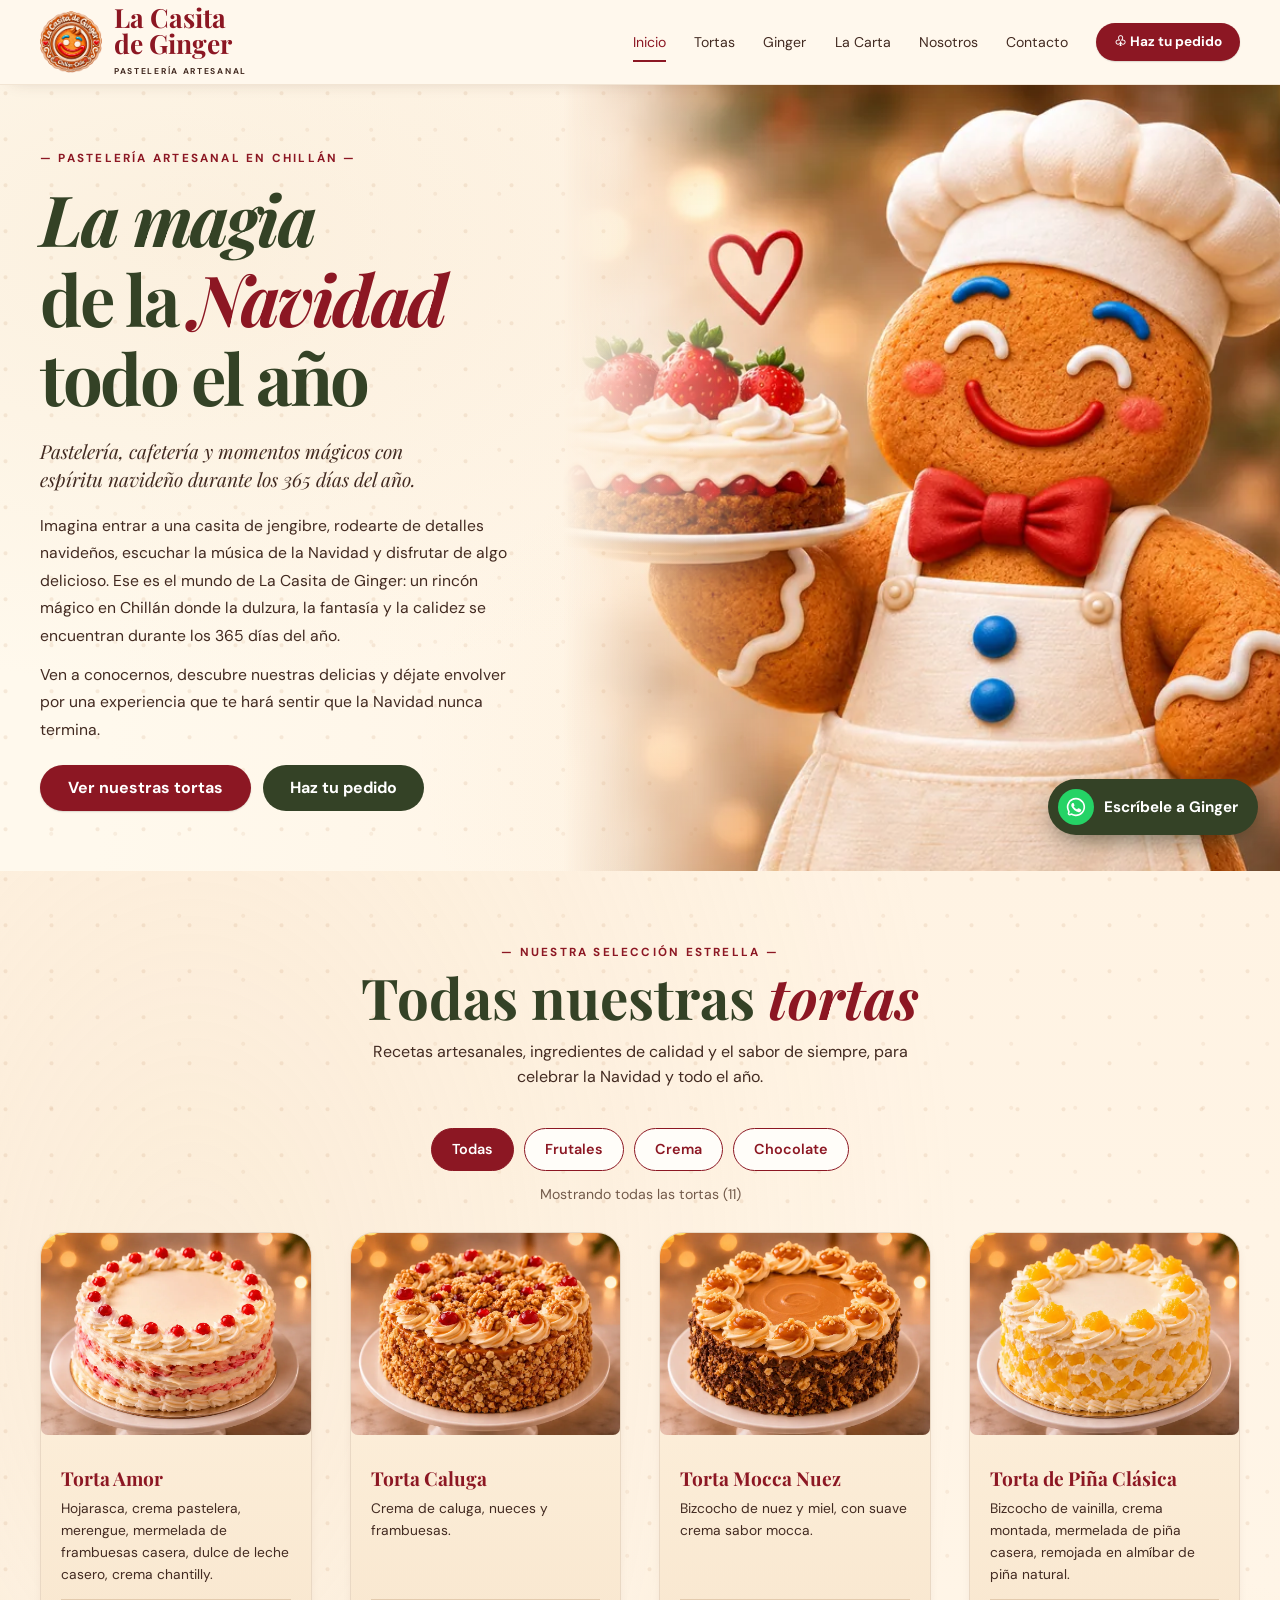
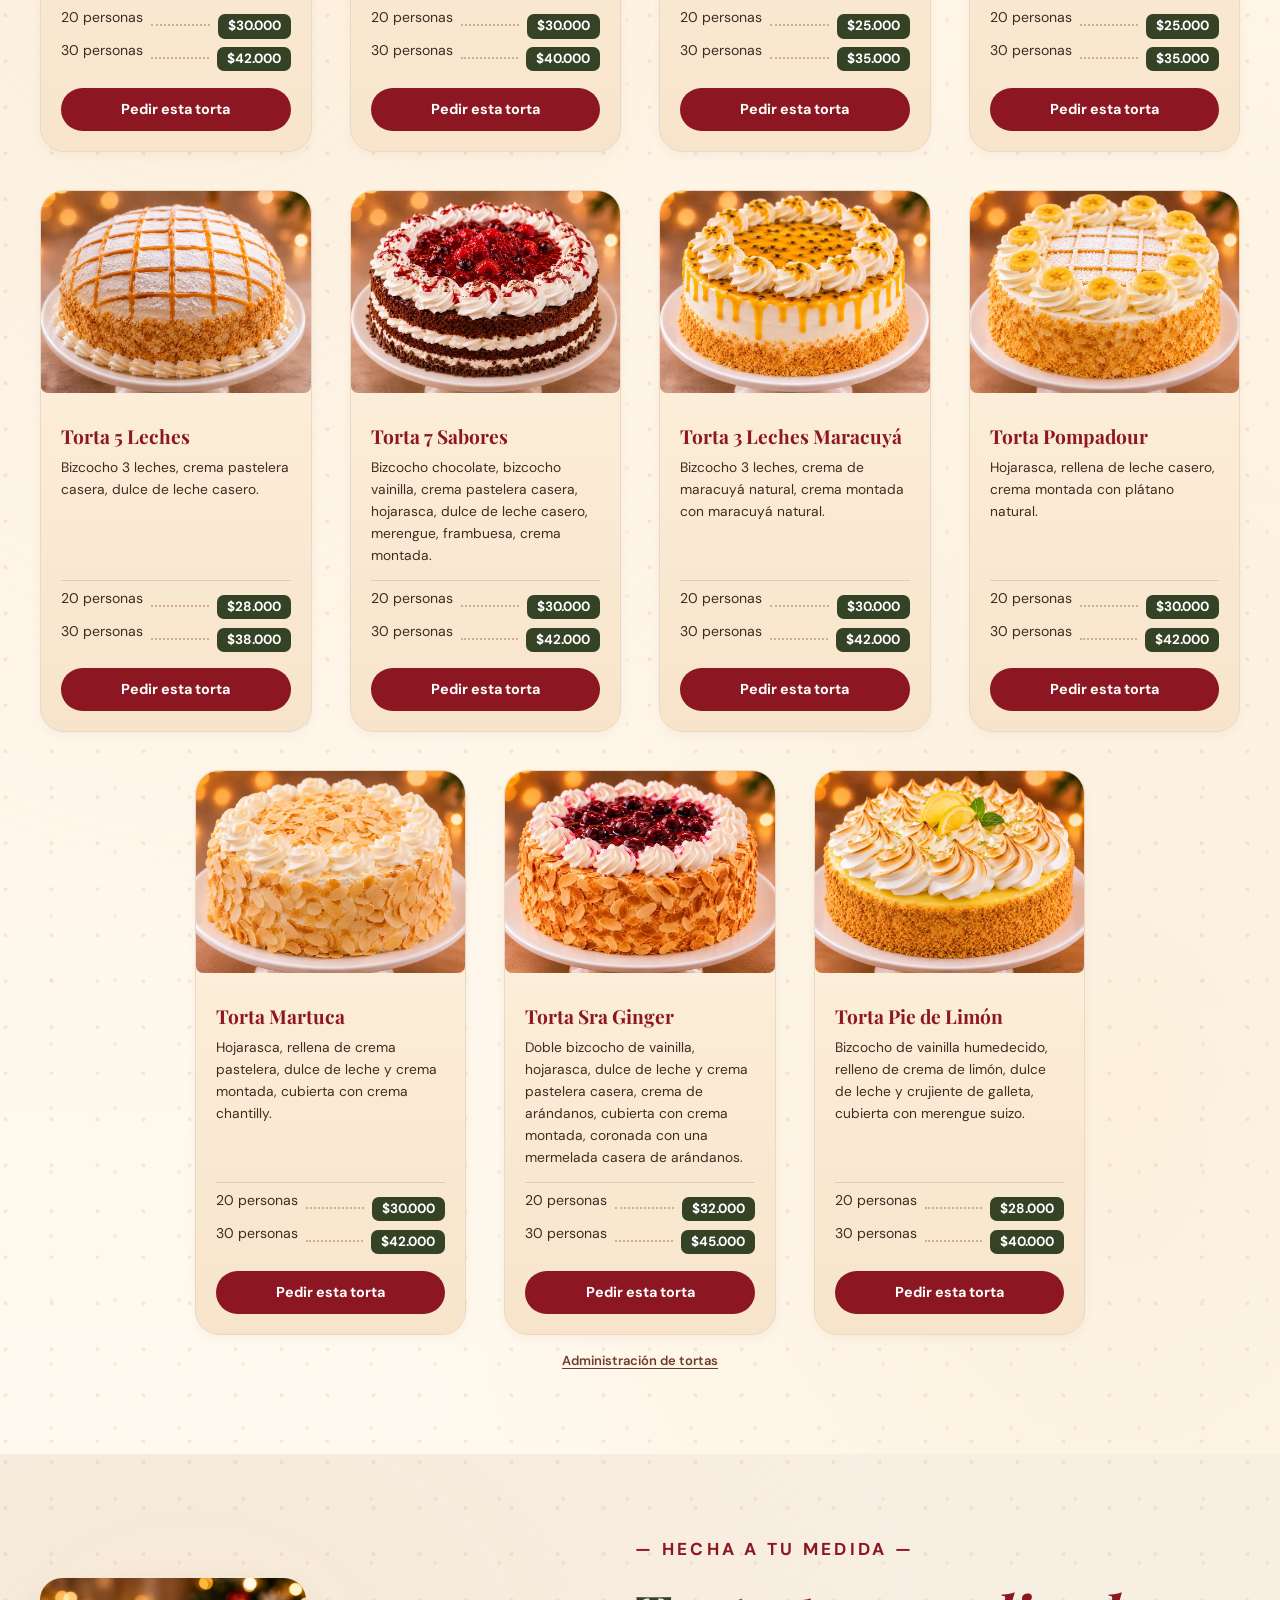
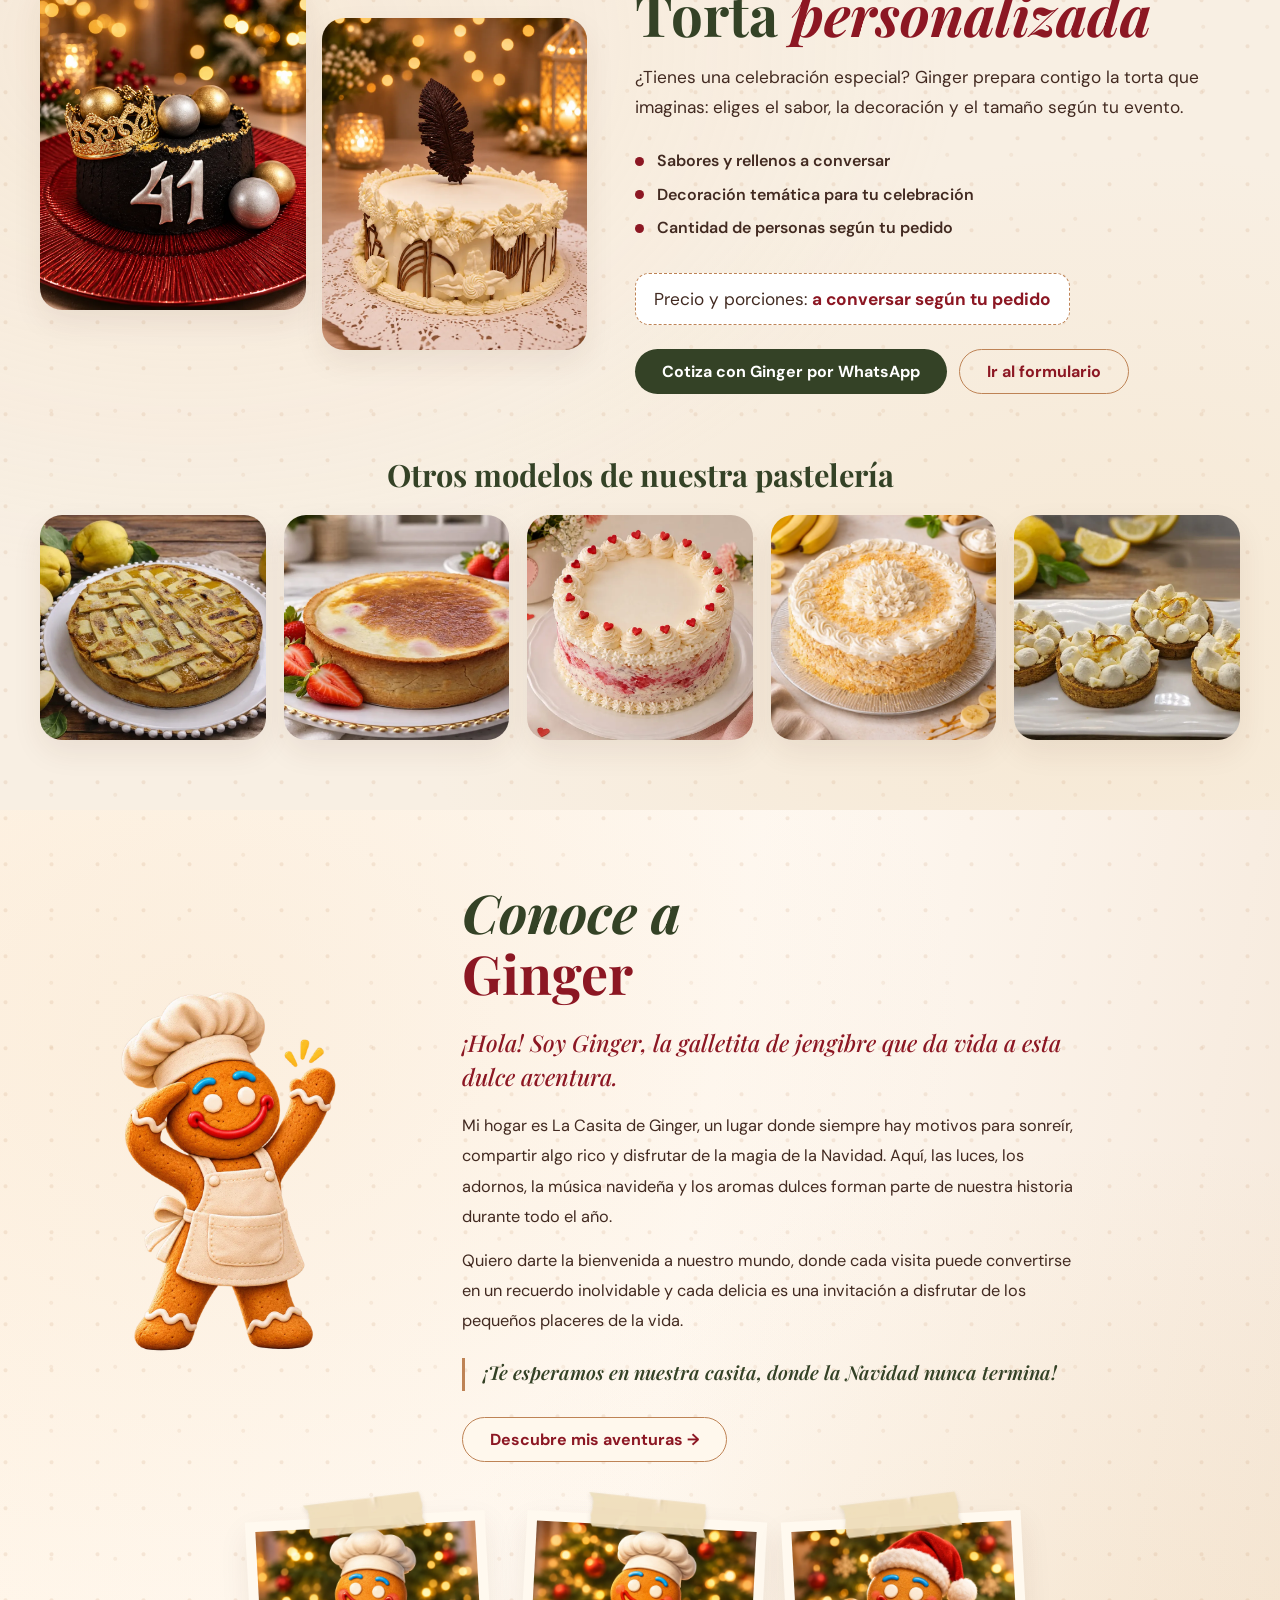
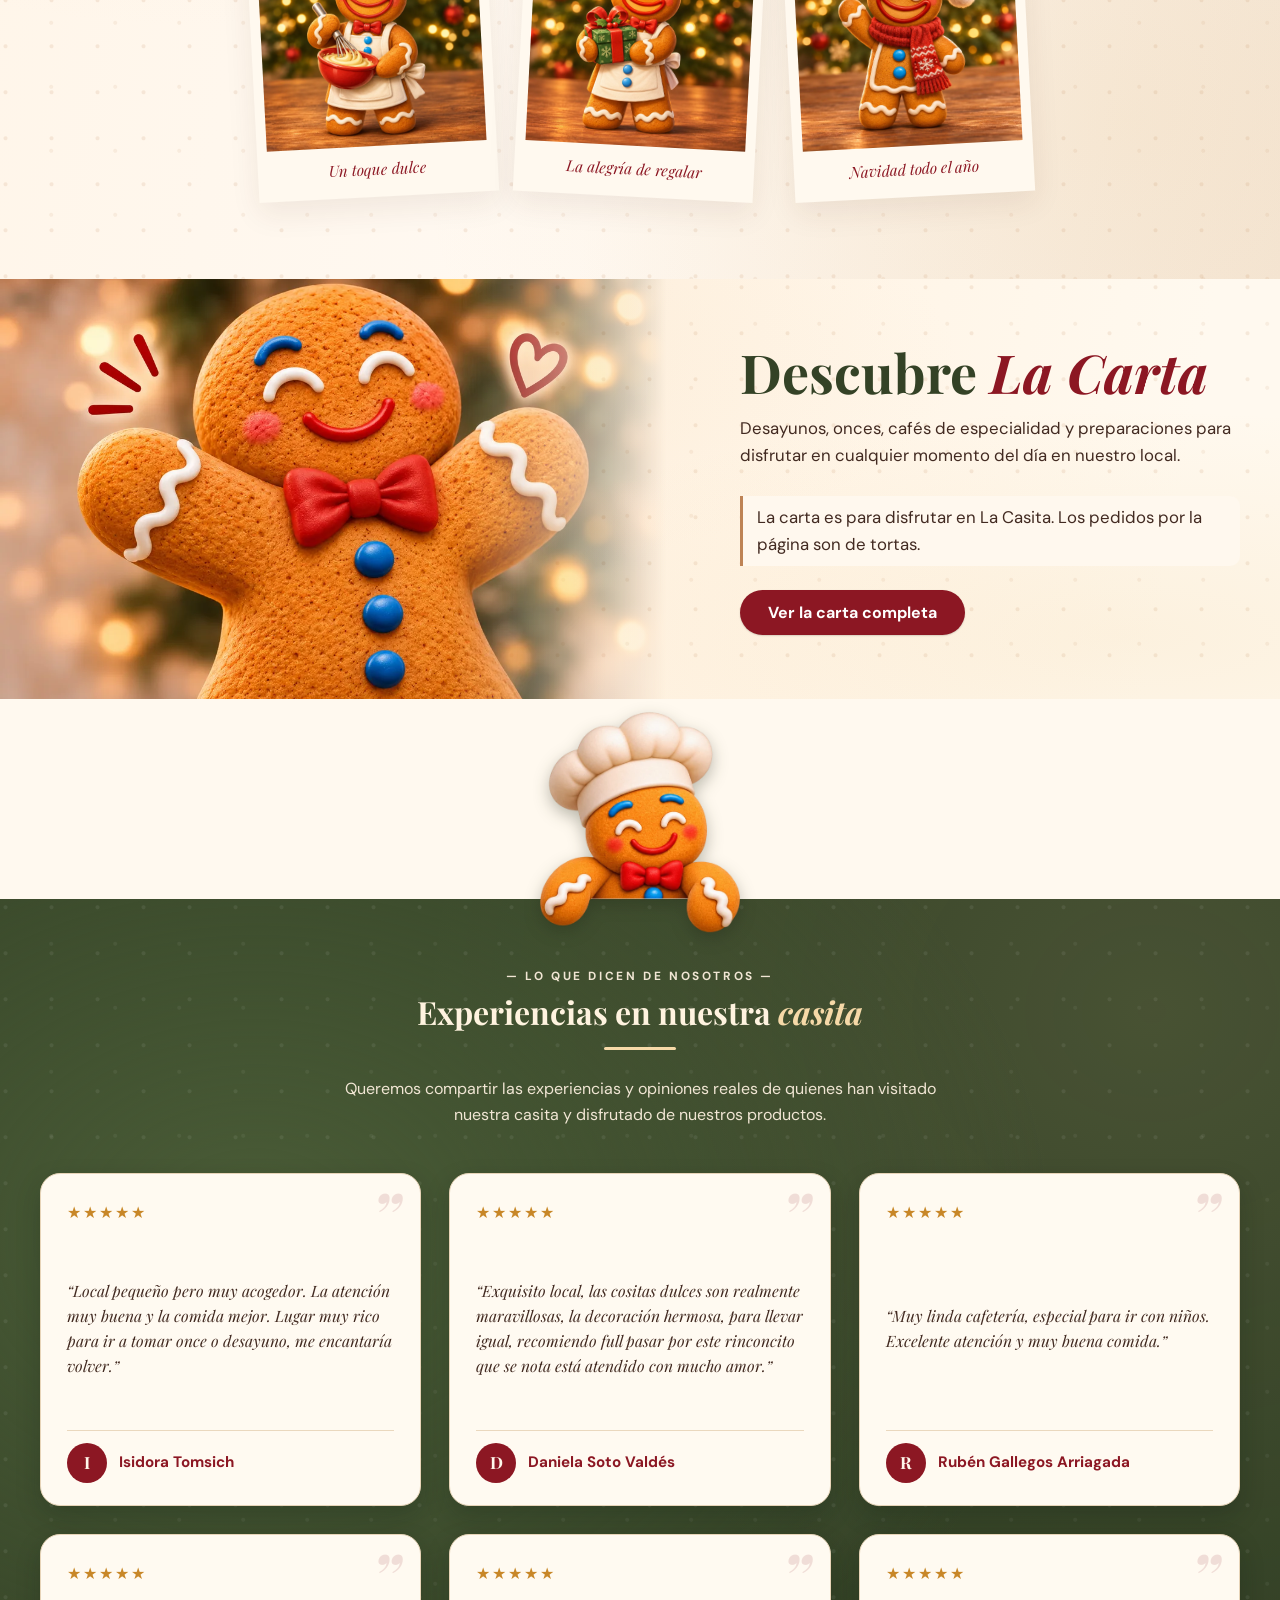
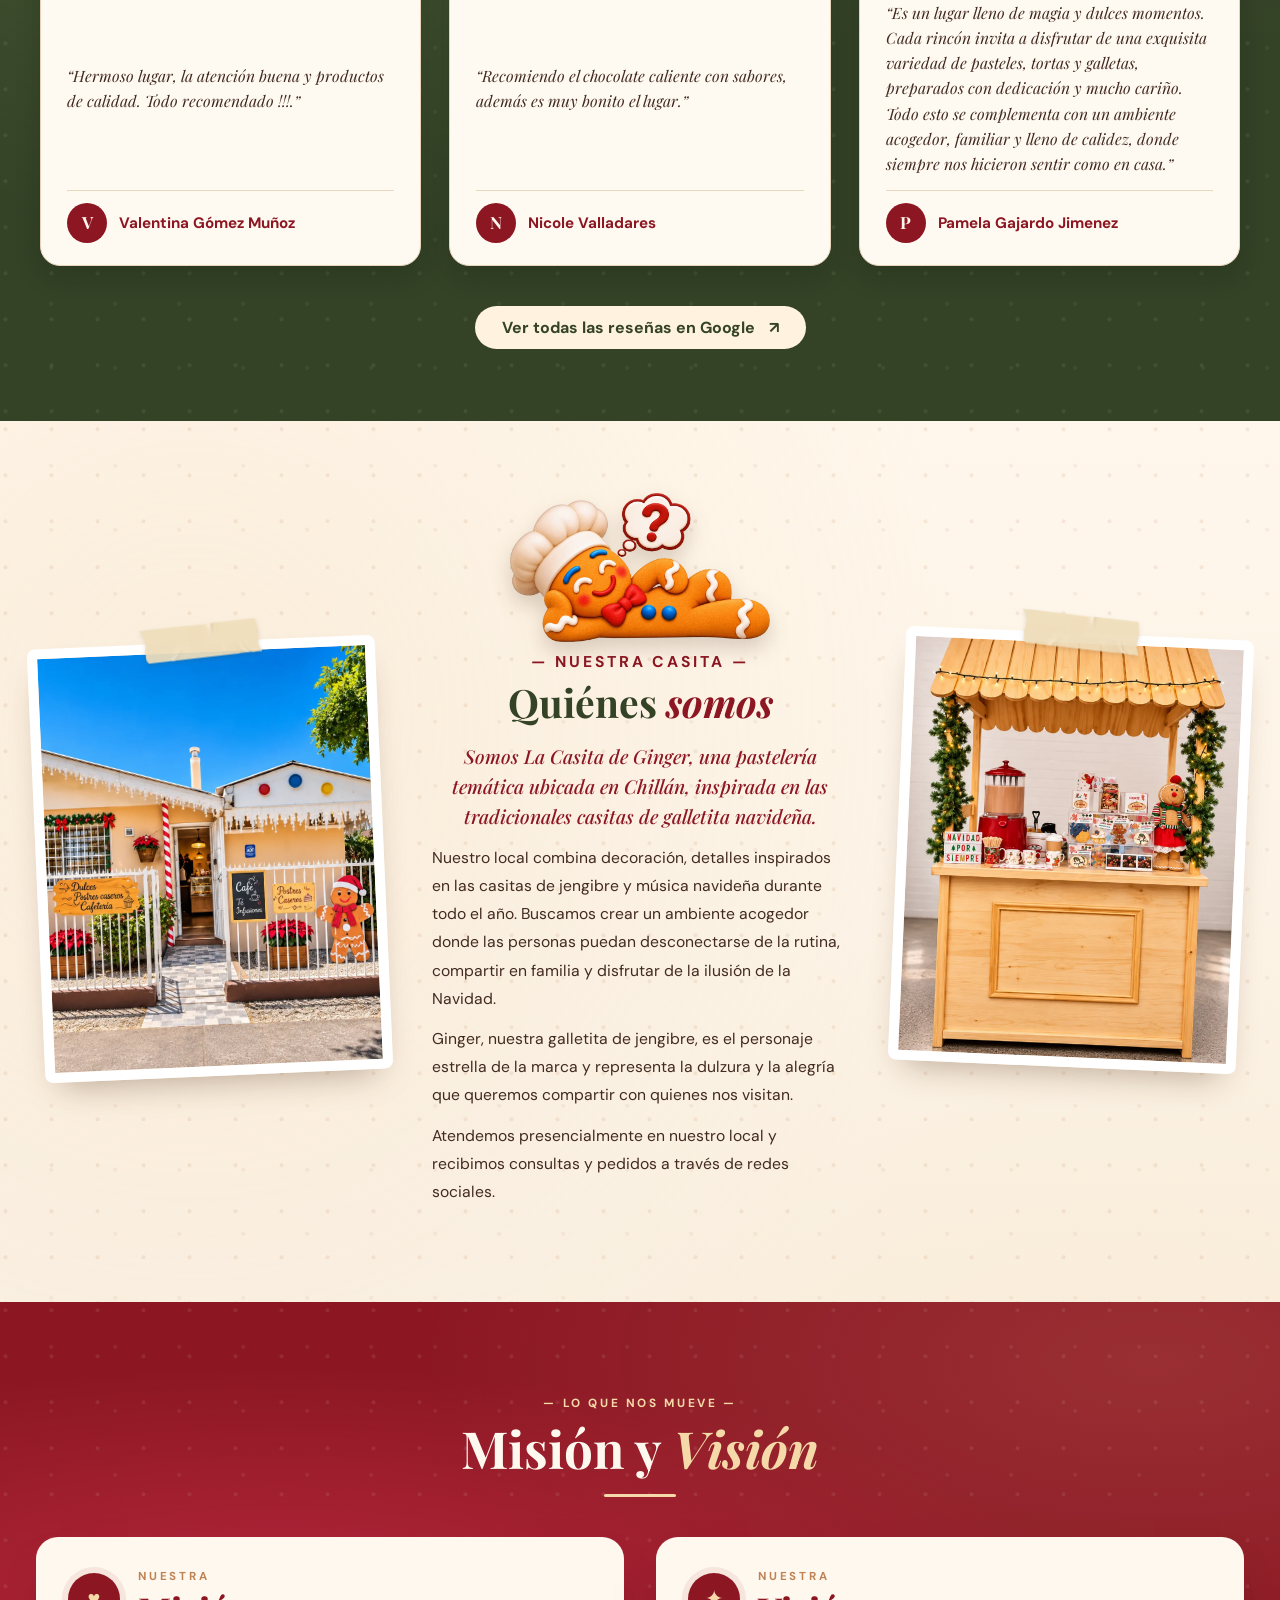
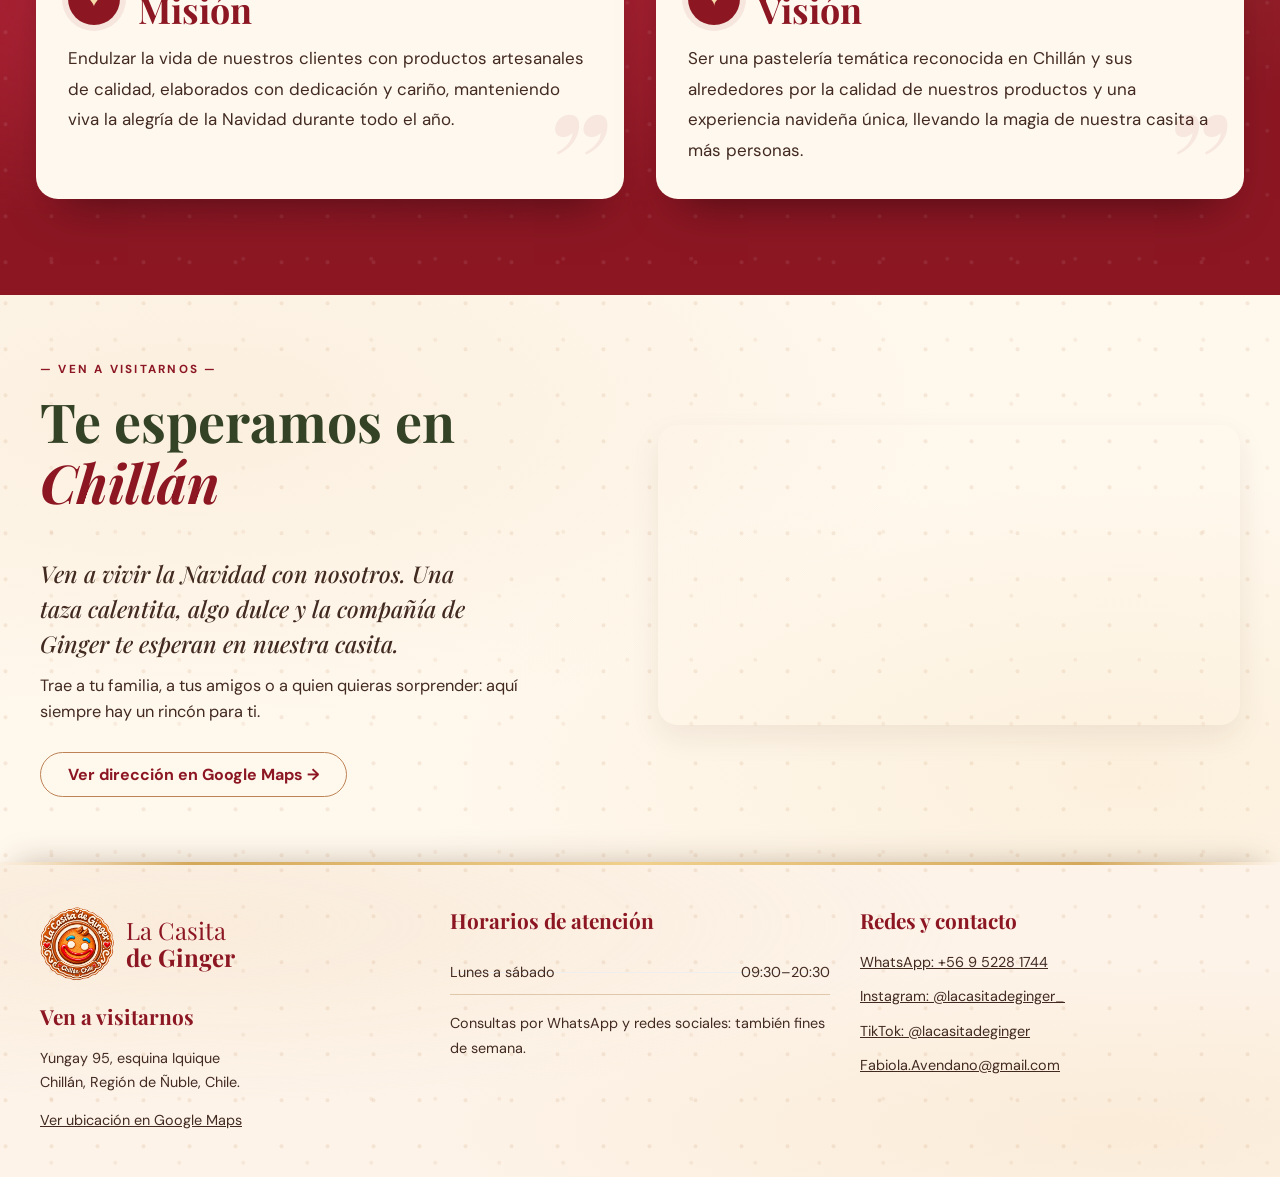
<file: index.html>
<!DOCTYPE html>

<html lang="es">
<head>
<meta charset="utf-8"/>
<meta content="width=device-width, initial-scale=1" name="viewport"/>
<meta content="La Casita de Ginger: pastelería artesanal de Chillán, con magia navideña todo el año." name="description"/>
<title>Inicio | La Casita de Ginger</title>
<link href="https://fonts.googleapis.com" rel="preconnect"/>
<link crossorigin="" href="https://fonts.gstatic.com" rel="preconnect"/>
<link href="https://fonts.googleapis.com/css2?family=DM+Sans:wght@400;500;600;700&amp;family=Playfair+Display:ital,wght@0,500;0,600;0,700;1,500;1,600;1,700&amp;display=swap" rel="stylesheet"/>
<!-- HOJAS DE ESTILO: base.css e inicio.css (Daniela González) · ginger.css y estilos de los administradores (Jorge Aravena) · tortas.css (Jorge Medina) · footer.css (Constanza Contreras) -->
<!-- ESTILOS DEL TEMPLATE (Assan, Bootstrap 4) · template.css los importa como capa base.
     Nuestros estilos siempre ganan sobre el template, así se mantiene el diseño de La Casita de Ginger. -->
<link href="css/template.css" rel="stylesheet"/>
<!-- NUESTROS ESTILOS -->
<link href="css/base.css" rel="stylesheet"/>
<link href="css/ginger.css" rel="stylesheet"/><link href="css/tortas.css" rel="stylesheet"/>
<!-- inicio.css va después de ginger.css y tortas.css para que el diseño del Inicio se mantenga (Ev. 3) -->
<link href="css/inicio.css" rel="stylesheet"/>

<!-- Pie de página común (Constanza Contreras) -->
<link href="css/footer.css" rel="stylesheet"/>
<!-- ESTILOS DE JORGE ARAVENA (Ev. 3): ventana del administrador local de Tortas -->
<link href="css/carta-admin-local.css" rel="stylesheet"/>
<link href="css/tortas-admin-local.css" rel="stylesheet"/>
</head>
<body class="page-inicio">
<a class="skip-link" href="#contenido">Saltar al contenido</a>
<!-- ===== ENCABEZADO Y NAVEGACIÓN COMPARTIDOS · Daniela González ===== -->
<!-- ·····································································
     EVALUACIÓN 3 · HECHO POR: DANIELA GONZÁLEZ
     Menú y encabezado compartidos por todas las páginas. Diseño de la Ev. 2 sin cambios.
     Si alguien necesita cambiar el menú, avisa a Daniela para cambiarlo en las 4 páginas.
     (Comentario del código; no se ve en la página.)
     ····································································· -->
<header class="site-header" id="arriba">
<div class="container nav-wrap">
<a aria-label="Volver al inicio de La Casita de Ginger" class="brand" href="index.html">
<img alt="Logo oficial de La Casita de Ginger" class="brand-logo" loading="eager" src="img/optimizado/logo.webp"/>
<span class="brand-copy"><strong>La Casita<br/>de Ginger</strong><small>PASTELERÍA ARTESANAL</small></span>
</a>
<!-- Integración (Daniela González): botón de menú para celular de Jorge Aravena (js/assan-nav.js).
     El menú es el mismo; en pantallas pequeñas se abre y se cierra con este botón. -->
<button aria-controls="navbarRestaurant" aria-expanded="false" aria-label="Mostrar menú de navegación" class="menu-toggle" data-assan-toggle="" type="button"><span></span><span></span><span></span></button>
<nav aria-label="Navegación principal" class="main-nav" id="navbarRestaurant">
<a class="is-active" href="index.html">Inicio</a>
<a href="index.html#tortas">Tortas</a><a class="" href="ginger.html">Ginger</a>
<a href="carta.html">La Carta</a>
<a href="index.html#nosotros">Nosotros</a>
<a href="index.html#visitanos">Contacto</a>
<a class="btn btn-small btn-primary" href="pedido.html">♧ Haz tu pedido</a>
</nav>
</div>
</header>
<main id="contenido">
<!-- ===== BIENVENIDA · Diseño: Daniela González · Texto de bienvenida: Jorge Aravena ===== -->
<!-- ·····································································
     EVALUACIÓN 3 · HECHO POR: DANIELA GONZÁLEZ
     Migrada a la grilla del template: .row, columnas .col-lg-* / .col-12 e .img-fluid.
     Sus estilos están en inicio.css (movidos desde ajustes-daniela.css). Mismo diseño de la Ev. 2.
     Portada del inicio. Reemplaza el 'slider revolution' del template (id='home').
     Se mantiene el diseño de la Ev. 2; no se usa el slider porque depende de muchos plugins de jQuery.
     (Comentario del código; no se ve en la página.)
     ····································································· -->
<section class="hero-home section-anchor" id="bienvenida">
<div class="hero-glow"></div>
<div class="container hero-home-grid row">
<div class="hero-copy col-lg-6">
<p class="eyebrow">— PASTELERÍA ARTESANAL EN CHILLÁN —</p>
<h1><em>La magia</em><br/>de la <span>Navidad</span><br/>todo el año</h1>
<p class="hero-lead">Pastelería, cafetería y momentos mágicos con espíritu navideño durante los 365 días del año.</p>
<div class="ginger-welcome-copy">
<p>Imagina entrar a una casita de jengibre, rodearte de detalles navideños, escuchar la música de la Navidad y disfrutar de algo delicioso. Ese es el mundo de La Casita de Ginger: un rincón mágico en Chillán donde la dulzura, la fantasía y la calidez se encuentran durante los 365 días del año.</p>
<p>Ven a conocernos, descubre nuestras delicias y déjate envolver por una experiencia que te hará sentir que la Navidad nunca termina.</p>
</div>
<div class="hero-actions"><a class="btn btn-primary" href="#tortas">Ver nuestras tortas</a><a class="btn btn-whatsapp" href="pedido.html">Haz tu pedido</a></div>
</div>
<div class="hero-art col-lg-6">
<img alt="Ginger sosteniendo una torta con forma de corazón, imagen protagonista del inicio" class="hero-ginger img-fluid" loading="eager" src="img/optimizado/ginger-pastel-corazon.webp"/>

</div>
</div>
</section>
<!-- ===== TODAS NUESTRAS TORTAS · Contenido y tortas.css: Jorge Medina · Diseño final de tarjetas: Daniela González ===== -->
<!-- Cambio de Jorge Medina: migración a estructura de tarjetas del template, filtros por tipo y enlaces con parámetro torta para pedido.html -->
<section class="cakes-section section-anchor" id="tortas">
<div class="container">
<div class="section-heading">
    <p class="eyebrow">— NUESTRA SELECCIÓN ESTRELLA —</p>
    <h2>Todas nuestras <em>tortas</em></h2>
    <p>Recetas artesanales, ingredientes de calidad y el sabor de siempre, para celebrar la Navidad y todo el año.</p>
</div>

<!-- Barra de botones para filtrar tortas por categoría desde tortas.js -->
<div class="cake-filters" role="group" aria-label="Filtrar tortas por sabor">
    <button type="button" class="filter-btn is-active" data-filtro="todas">Todas</button>
    <button type="button" class="filter-btn" data-filtro="frutal">Frutales</button>
    <button type="button" class="filter-btn" data-filtro="crema">Crema</button>
    <button type="button" class="filter-btn" data-filtro="chocolate">Chocolate</button>
</div>
<p class="filter-status" id="estado-filtro" aria-live="polite">Mostrando todas las tortas (11)</p>

<!-- Integración (Daniela González): id="cake-grid" lo usa el administrador de Tortas de Jorge Aravena. -->
<div class="cake-grid" id="cake-grid">
    
    <article class="cake-card cake-direct card-image" data-tipo="frutal">
        <img alt="Fotografía de Torta Amor" class="cake-photo img-fluid" loading="lazy" src="img/optimizado/torta-amor.webp"/>
        <div class="cake-info">
            <h3>Torta Amor</h3>
            <p class="cake-description">Hojarasca, crema pastelera, merengue, mermelada de frambuesas casera, dulce de leche casero, crema chantilly.</p>
            <ul class="cake-prices"><li><span>20 personas</span><strong>$30.000</strong></li><li><span>30 personas</span><strong>$42.000</strong></li></ul>
            <a class="cake-order" href="pedido.html?torta=Torta%20Amor">Pedir esta torta</a>
        </div>
    </article>

    <article class="cake-card cake-direct card-image" data-tipo="crema">
        <img alt="Fotografía de Torta Caluga" class="cake-photo img-fluid" loading="lazy" src="img/optimizado/torta-caluga.webp"/>
        <div class="cake-info">
            <h3>Torta Caluga</h3>
            <p class="cake-description">Crema de caluga, nueces y frambuesas.</p>
            <ul class="cake-prices"><li><span>20 personas</span><strong>$30.000</strong></li><li><span>30 personas</span><strong>$40.000</strong></li></ul>
            <a class="cake-order" href="pedido.html?torta=Torta%20Caluga">Pedir esta torta</a>
        </div>
    </article>

    <article class="cake-card cake-direct card-image" data-tipo="crema">
        <img alt="Fotografía de Torta Mocca Nuez" class="cake-photo img-fluid" loading="lazy" src="img/optimizado/torta-mocca-nuez.webp"/>
        <div class="cake-info">
            <h3>Torta Mocca Nuez</h3>
            <p class="cake-description">Bizcocho de nuez y miel, con suave crema sabor mocca.</p>
            <ul class="cake-prices"><li><span>20 personas</span><strong>$25.000</strong></li><li><span>30 personas</span><strong>$35.000</strong></li></ul>
            <a class="cake-order" href="pedido.html?torta=Torta%20Mocca%20Nuez">Pedir esta torta</a>
        </div>
    </article>

    <article class="cake-card cake-direct card-image" data-tipo="frutal">
        <img alt="Fotografía de Torta Piña Clásica" class="cake-photo img-fluid" loading="lazy" src="img/optimizado/torta-pina-clasica.webp"/>
        <div class="cake-info">
            <h3>Torta de Piña Clásica</h3>
            <p class="cake-description">Bizcocho de vainilla, crema montada, mermelada de piña casera, remojada en almíbar de piña natural.</p>
            <ul class="cake-prices"><li><span>20 personas</span><strong>$25.000</strong></li><li><span>30 personas</span><strong>$35.000</strong></li></ul>
            <a class="cake-order" href="pedido.html?torta=Torta%20de%20Pi%C3%B1a%20Cl%C3%A1sica">Pedir esta torta</a>
        </div>
    </article>

    <article class="cake-card cake-direct card-image" data-tipo="crema">
        <img alt="Fotografía de Torta 5 Leches" class="cake-photo img-fluid" loading="lazy" src="img/optimizado/torta-5-leches.webp"/>
        <div class="cake-info">
            <h3>Torta 5 Leches</h3>
            <p class="cake-description">Bizcocho 3 leches, crema pastelera casera, dulce de leche casero.</p>
            <ul class="cake-prices"><li><span>20 personas</span><strong>$28.000</strong></li><li><span>30 personas</span><strong>$38.000</strong></li></ul>
            <a class="cake-order" href="pedido.html?torta=Torta%205%20Leches">Pedir esta torta</a>
        </div>
    </article>

    <article class="cake-card cake-direct card-image" data-tipo="chocolate">
        <img alt="Fotografía de Torta 7 Sabores" class="cake-photo img-fluid" loading="lazy" src="img/optimizado/torta-7-sabores.webp"/>
        <div class="cake-info">
            <h3>Torta 7 Sabores</h3>
            <p class="cake-description">Bizcocho chocolate, bizcocho vainilla, crema pastelera casera, hojarasca, dulce de leche casero, merengue, frambuesa, crema montada.</p>
            <ul class="cake-prices"><li><span>20 personas</span><strong>$30.000</strong></li><li><span>30 personas</span><strong>$42.000</strong></li></ul>
            <a class="cake-order" href="pedido.html?torta=Torta%207%20Sabores">Pedir esta torta</a>
        </div>
    </article>

    <article class="cake-card cake-direct card-image" data-tipo="frutal">
        <img alt="Fotografía de Torta 3 Leches Maracuyá" class="cake-photo img-fluid" loading="lazy" src="img/optimizado/torta-3-leches-maracuya.webp"/>
        <div class="cake-info">
            <h3>Torta 3 Leches Maracuyá</h3>
            <p class="cake-description">Bizcocho 3 leches, crema de maracuyá natural, crema montada con maracuyá natural.</p>
            <ul class="cake-prices"><li><span>20 personas</span><strong>$30.000</strong></li><li><span>30 personas</span><strong>$42.000</strong></li></ul>
            <a class="cake-order" href="pedido.html?torta=Torta%203%20Leches%20Maracuy%C3%A1">Pedir esta torta</a>
        </div>
    </article>

    <article class="cake-card cake-direct card-image" data-tipo="frutal">
        <img alt="Fotografía de Torta Pompadour" class="cake-photo img-fluid" loading="lazy" src="img/optimizado/torta-pompadour.webp"/>
        <div class="cake-info">
            <h3>Torta Pompadour</h3>
            <p class="cake-description">Hojarasca, rellena de leche casero, crema montada con plátano natural.</p>
            <ul class="cake-prices"><li><span>20 personas</span><strong>$30.000</strong></li><li><span>30 personas</span><strong>$42.000</strong></li></ul>
            <a class="cake-order" href="pedido.html?torta=Torta%20Pompadour">Pedir esta torta</a>
        </div>
    </article>

    <article class="cake-card cake-direct card-image" data-tipo="crema">
        <img alt="Fotografía de Torta Martuca" class="cake-photo img-fluid" loading="lazy" src="img/optimizado/torta-martuca.webp"/>
        <div class="cake-info">
            <h3>Torta Martuca</h3>
            <p class="cake-description">Hojarasca, rellena de crema pastelera, dulce de leche y crema montada, cubierta con crema chantilly.</p>
            <ul class="cake-prices"><li><span>20 personas</span><strong>$30.000</strong></li><li><span>30 personas</span><strong>$42.000</strong></li></ul>
            <a class="cake-order" href="pedido.html?torta=Torta%20Martuca">Pedir esta torta</a>
        </div>
    </article>

    <article class="cake-card cake-direct card-image" data-tipo="frutal">
        <img alt="Fotografía de Torta Sra Ginger" class="cake-photo img-fluid" loading="lazy" src="img/optimizado/torta-sra-ginger.webp"/>
        <div class="cake-info">
            <h3>Torta Sra Ginger</h3>
            <p class="cake-description">Doble bizcocho de vainilla, hojarasca, dulce de leche y crema pastelera casera, crema de arándanos, cubierta con crema montada, coronada con una mermelada casera de arándanos.</p>
            <ul class="cake-prices"><li><span>20 personas</span><strong>$32.000</strong></li><li><span>30 personas</span><strong>$45.000</strong></li></ul>
            <!-- Integración (Daniela): "Sra." con punto, igual que la opción del formulario de Constanza -->
            <a class="cake-order" href="pedido.html?torta=Torta%20Sra.%20Ginger">Pedir esta torta</a>
        </div>
    </article>

    <article class="cake-card cake-direct card-image" data-tipo="frutal">
        <img alt="Fotografía de Torta Pie de Limón" class="cake-photo img-fluid" loading="lazy" src="img/optimizado/torta-pie-limon.webp"/>
        <div class="cake-info">
            <h3>Torta Pie de Limón</h3>
            <p class="cake-description">Bizcocho de vainilla humedecido, relleno de crema de limón, dulce de leche y crujiente de galleta, cubierta con merengue suizo.</p>
            <ul class="cake-prices"><li><span>20 personas</span><strong>$28.000</strong></li><li><span>30 personas</span><strong>$40.000</strong></li></ul>
            <a class="cake-order" href="pedido.html?torta=Torta%20Pie%20de%20Lim%C3%B3n">Pedir esta torta</a>
        </div>
    </article>

    <!-- Integración (Daniela González): se quitó la tarjeta «Torta personalizada» de esta grilla porque repetía la sección Torta personalizada que está justo debajo. -->

</div>
<!-- Integración (Daniela González): se quitó la nota «Precios referenciales de la maqueta». -->
<!-- Integración (Daniela González): acceso al administrador local de Tortas de Jorge Aravena (js/tortas-admin-local.js). -->
<p class="tortas-admin-trigger"><a class="tortas-admin-link" href="#administrar-tortas">Administración de tortas</a></p>
</div>
</section>

<!-- ===== TORTA PERSONALIZADA Y MODELOS · Jorge Medina ===== -->
<!-- Cambio de Jorge Medina: adaptación de la sección y galería de modelos a la estructura del template -->
<section class="perso-section section-anchor" id="torta-personalizada">
<div class="container perso-grid row">
<figure class="perso-collage col-lg-5">
    <img alt="Torta personalizada negra con corona dorada y el número 41" class="perso-main img-fluid" loading="lazy" src="img/optimizado/torta-personalizada.webp"/>
    <img alt="Torta personalizada blanca con decoración de chocolate y una pluma" class="img-fluid" loading="lazy" src="img/optimizado/torta-personalizada-2.webp"/>
    <!-- Integración (Daniela González): se quitó el texto bajo las fotos («Algunas tortas personalizadas que hemos preparado»). -->
</figure>
<div class="perso-copy col-lg-7">
    <p class="eyebrow">— HECHA A TU MEDIDA —</p>
    <h2>Torta <em>personalizada</em></h2>
    <p>¿Tienes una celebración especial? Ginger prepara contigo la torta que imaginas: eliges el sabor, la decoración y el tamaño según tu evento.</p>
    <div class="perso-points">
        <!-- Integración (Daniela González): se quitó la imagen de Ginger guiñando para dejar la sección más limpia. -->
        <ul class="perso-list">
            <li>Sabores y rellenos a conversar</li>
            <li>Decoración temática para tu celebración</li>
            <li>Cantidad de personas según tu pedido</li>
        </ul>
    </div>
    <p class="perso-price">Precio y porciones: <strong>a conversar según tu pedido</strong></p>
    <div class="perso-actions">
        <a class="btn btn-whatsapp" href="https://wa.me/56952281744?text=Hola%20Ginger%2C%20quiero%20cotizar%20una%20torta%20personalizada." rel="noopener noreferrer" target="_blank">Cotiza con Ginger por WhatsApp</a>
        <a class="btn btn-secondary" href="pedido.html?torta=Torta%20personalizada">Ir al formulario</a>
    </div>
</div>
</div>
<div class="container insta-gallery-wrap">
    <h3 class="perso-gallery-title">Otros modelos de nuestra pastelería</h3>
    <div class="perso-gallery">
        <img alt="Pie casero con enrejado de masa y frutas" class="img-fluid" loading="lazy" src="img/optimizado/modelo-pie-casero.webp"/>
        <img alt="Kuchen casero horneado con frutillas" class="img-fluid" loading="lazy" src="img/optimizado/modelo-kuchen-casero.webp"/>
        <img alt="Torta blanca decorada con crema y corazones rojos" class="img-fluid" loading="lazy" src="img/optimizado/modelo-torta-corazones.webp"/>
        <img alt="Torta con crema, almendras y plátano" class="img-fluid" loading="lazy" src="img/optimizado/modelo-torta-platano.webp"/>
        <img alt="Tartaletas de limón con merengue" class="img-fluid" loading="lazy" src="img/optimizado/modelo-tartaletas-limon.webp"/>
    </div>
</div>
</section>

<!-- ===== CONOCE A GINGER (presentación) · Texto: Jorge Aravena · Diseño: Daniela González ===== -->
<!-- ·····································································
     EVALUACIÓN 3 · HECHO POR: DANIELA GONZÁLEZ
     Migrada a la grilla del template: .row, columnas .col-lg-* / .col-12 e .img-fluid.
     Sus estilos están en inicio.css (movidos desde ajustes-daniela.css). Mismo diseño de la Ev. 2.
     Invitación a la página de Ginger dentro del inicio (texto de Jorge Aravena, Ev. 2).
     (Comentario del código; no se ve en la página.)
     ····································································· -->
<section class="ginger-intro-paper section-anchor" id="ginger-presentacion">
<div class="container ginger-intro-grid row">
<div class="ginger-intro-figure col-lg-3"><img alt="Ginger levantando su mano en saludo" class="ginger-intro-character img-fluid" loading="lazy" src="img/optimizado/ginger-saludando.webp"/></div>
<div class="ginger-intro-text col-lg-4"><h2><em>Conoce a</em><br/><span>Ginger</span></h2><p>¡Hola! Soy Ginger, la galletita de jengibre que da vida a esta dulce aventura.</p>
<p>Mi hogar es La Casita de Ginger, un lugar donde siempre hay motivos para sonreír, compartir algo rico y disfrutar de la magia de la Navidad. Aquí, las luces, los adornos, la música navideña y los aromas dulces forman parte de nuestra historia durante todo el año.</p>
<p>Quiero darte la bienvenida a nuestro mundo, donde cada visita puede convertirse en un recuerdo inolvidable y cada delicia es una invitación a disfrutar de los pequeños placeres de la vida.</p>
<p><strong>¡Te esperamos en nuestra casita, donde la Navidad nunca termina!</strong></p><a class="btn btn-outline" href="ginger.html">Descubre mis aventuras →</a></div>
<div class="polaroid-row col-lg-5">
<figure class="polaroid"><img alt="Ginger batiendo una preparación" class="" loading="lazy" src="img/optimizado/ginger-batiendo-fondoarbol.webp"/><figcaption>Un toque dulce</figcaption></figure>
<figure class="polaroid"><img alt="Ginger con un regalo navideño" class="" loading="lazy" src="img/optimizado/ginger-regalo-fondoarbol.webp"/><figcaption>La alegría de regalar</figcaption></figure>
<figure class="polaroid"><img alt="Ginger con bufanda navideña" class="" loading="lazy" src="img/optimizado/ginger-bufanda-fondoarbol.webp"/><figcaption>Navidad todo el año</figcaption></figure>
</div>
</div>
</section>
<!-- ===== INVITACIÓN A LA CARTA · Daniela González ===== -->
<!-- ·····································································
     EVALUACIÓN 3 · HECHO POR: DANIELA GONZÁLEZ
     Migrada a la grilla del template: .row, columnas .col-lg-* / .col-12 e .img-fluid.
     Sus estilos están en inicio.css (movidos desde ajustes-daniela.css). Mismo diseño de la Ev. 2.
     Invitación a La Carta dentro del inicio.
     (Comentario del código; no se ve en la página.)
     ····································································· -->
<section class="carta-teaser section-anchor" id="carta"><div class="container carta-teaser-inner row">
<img alt="Ginger feliz con un corazón" class="img-fluid" loading="lazy" src="img/optimizado/ginger-corazon-feliz.webp"/>
<div class="col-lg-6"><h2>Descubre <em>La Carta</em></h2><p>Desayunos, onces, cafés de especialidad y preparaciones para disfrutar en cualquier momento del día en nuestro local.</p><p class="carta-local-nota">La carta es para disfrutar en La Casita. Los pedidos por la página son de tortas.</p><a class="btn btn-primary" href="carta.html">Ver la carta completa</a></div>
</div></section>

<!-- ===== EXPERIENCIAS EN NUESTRA CASITA · Jorge Medina · Franja verde y Ginger asomado: Daniela González ===== -->
<!-- Cambio de Jorge Medina: integración de 5 reseñas reales de Google Maps en la estructura de testimonios del template -->
<section class="testimonials-section section-anchor" id="testimonios">
<img alt="" aria-hidden="true" class="ginger-borde" loading="lazy" src="img/optimizado/ginger-se-sostiene-borde.webp"/>
<div class="container centered">
    <!-- Integración (Daniela González): etiqueta superior y "casita" destacada, igual que los títulos de "Su misión". -->
    <p class="section-kicker">— LO QUE DICEN DE NOSOTROS —</p>
    <h2>Experiencias en nuestra <em>casita</em></h2>
    <p>Queremos compartir las experiencias y opiniones reales de quienes han visitado nuestra casita y disfrutado de nuestros productos.</p>
    
    <!-- Integración (Daniela González): se agregó la reseña de Pamela Gajardo Jimenez (6 en total, 3 por fila),
         todas las tarjetas tienen el mismo tamaño y se agregó el botón "Ver todas las reseñas en Google",
         que lleva a las reseñas de la ficha de Google Maps (de ahí se copiaron).
         Los estilos nuevos están al final de css/tortas.css. -->
    <div class="row reviews-grid">
        <article class="col-lg-4 col-md-6 review-col">
            <div class="testimonial-card">
                <p class="testimonial-stars" aria-label="5 de 5 estrellas">★★★★★</p>
                <blockquote class="testimonial-quote">“Local pequeño pero muy acogedor. La atención muy buena y la comida mejor. Lugar muy rico para ir a tomar once o desayuno, me encantaría volver.”</blockquote>
                <footer class="testimonial-author">
                    <span class="review-avatar" aria-hidden="true">I</span>
                    <span class="review-who">
                        <strong>Isidora Tomsich</strong>
                    </span>
                </footer>
            </div>
        </article>
        <article class="col-lg-4 col-md-6 review-col">
            <div class="testimonial-card">
                <p class="testimonial-stars" aria-label="5 de 5 estrellas">★★★★★</p>
                <blockquote class="testimonial-quote">“Exquisito local, las cositas dulces son realmente maravillosas, la decoración hermosa, para llevar igual, recomiendo full pasar por este rinconcito que se nota está atendido con mucho amor.”</blockquote>
                <footer class="testimonial-author">
                    <span class="review-avatar" aria-hidden="true">D</span>
                    <span class="review-who">
                        <strong>Daniela Soto Valdés</strong>
                    </span>
                </footer>
            </div>
        </article>
        <article class="col-lg-4 col-md-6 review-col">
            <div class="testimonial-card">
                <p class="testimonial-stars" aria-label="5 de 5 estrellas">★★★★★</p>
                <blockquote class="testimonial-quote">“Muy linda cafetería, especial para ir con niños. Excelente atención y muy buena comida.”</blockquote>
                <footer class="testimonial-author">
                    <span class="review-avatar" aria-hidden="true">R</span>
                    <span class="review-who">
                        <strong>Rubén Gallegos Arriagada</strong>
                    </span>
                </footer>
            </div>
        </article>
        <article class="col-lg-4 col-md-6 review-col">
            <div class="testimonial-card">
                <p class="testimonial-stars" aria-label="5 de 5 estrellas">★★★★★</p>
                <blockquote class="testimonial-quote">“Hermoso lugar, la atención buena y productos de calidad. Todo recomendado !!!.”</blockquote>
                <footer class="testimonial-author">
                    <span class="review-avatar" aria-hidden="true">V</span>
                    <span class="review-who">
                        <strong>Valentina Gómez Muñoz</strong>
                    </span>
                </footer>
            </div>
        </article>
        <article class="col-lg-4 col-md-6 review-col">
            <div class="testimonial-card">
                <p class="testimonial-stars" aria-label="5 de 5 estrellas">★★★★★</p>
                <blockquote class="testimonial-quote">“Recomiendo el chocolate caliente con sabores, además es muy bonito el lugar.”</blockquote>
                <footer class="testimonial-author">
                    <span class="review-avatar" aria-hidden="true">N</span>
                    <span class="review-who">
                        <strong>Nicole Valladares</strong>
                    </span>
                </footer>
            </div>
        </article>
        <article class="col-lg-4 col-md-6 review-col">
            <div class="testimonial-card">
                <p class="testimonial-stars" aria-label="5 de 5 estrellas">★★★★★</p>
                <blockquote class="testimonial-quote">“Es un lugar lleno de magia y dulces momentos. Cada rincón invita a disfrutar de una exquisita variedad de pasteles, tortas y galletas, preparados con dedicación y mucho cariño. Todo esto se complementa con un ambiente acogedor, familiar y lleno de calidez, donde siempre nos hicieron sentir como en casa.”</blockquote>
                <footer class="testimonial-author">
                    <span class="review-avatar" aria-hidden="true">P</span>
                    <span class="review-who">
                        <strong>Pamela Gajardo Jimenez</strong>
                    </span>
                </footer>
            </div>
        </article>
    </div>
    <p class="reviews-more"><a class="btn btn-reviews" href="https://www.google.com/maps/place/Pasteler%C3%ADa+y+Cafeter%C3%ADa+La+Casita+de+Ginger/@-36.6026975,-72.0885814,17z/data=!4m8!3m7!1s0x9668d700114e3c6d:0xdcfd5c191dae50f8!8m2!3d-36.6026975!4d-72.0885814!9m1!1b1!16s%2Fg%2F11wtk_8pv8?entry=ttu&amp;g_ep=EgoyMDI2MTExOC4xIKXMDSoASAFQAw%3D%3D" target="_blank" rel="noopener noreferrer">Ver todas las reseñas en Google <span aria-hidden="true">↗</span></a></p>
</div>
</section>
<!-- ===== QUIÉNES SOMOS, MISIÓN Y VISIÓN · Textos: Jorge Aravena · Distribución final: Daniela González ===== -->
<!-- ·····································································
     EVALUACIÓN 3 · HECHO POR: DANIELA GONZÁLEZ
     Migrada a la grilla del template: .row, columnas .col-lg-* / .col-12 e .img-fluid.
     Sus estilos están en inicio.css (movidos desde ajustes-daniela.css). Mismo diseño de la Ev. 2.
     Quiénes somos, Misión y Visión y fotos del local (equivale a la sección 'Our History' del template; se conserva el diseño de la Ev. 2).
     (Comentario del código; no se ve en la página.)
     ····································································· -->
<section class="about-section section-anchor" id="nosotros"><div class="container about-grid row">
<div class="about-photo complete-photo col-lg-4"><img alt="Fotografía nueva de la fachada completa del local" class="about-shop full-image img-fluid" loading="lazy" src="img/optimizado/local-fachada.webp"/></div>
<div class="about-copy col-lg-4"><img alt="" class="about-ginger" loading="lazy" src="img/optimizado/ginger-recostado.webp"/><p class="eyebrow">— NUESTRA CASITA —</p><h2>Quiénes <em>somos</em></h2>
<p>Somos La Casita de Ginger, una pastelería temática ubicada en Chillán, inspirada en las tradicionales casitas de galletita navideña.</p>
<p>Nuestro local combina decoración, detalles inspirados en las casitas de jengibre y música navideña durante todo el año. Buscamos crear un ambiente acogedor donde las personas puedan desconectarse de la rutina, compartir en familia y disfrutar de la ilusión de la Navidad.</p>
<p>Ginger, nuestra galletita de jengibre, es el personaje estrella de la marca y representa la dulzura y la alegría que queremos compartir con quienes nos visitan.</p>
<p>Atendemos presencialmente en nuestro local y recibimos consultas y pedidos a través de redes sociales.</p>
</div>
<!-- Integración (Daniela González): Misión y Visión más estética. Se agregó un encabezado con el mismo estilo
     de "Su misión" (etiqueta, palabra destacada y línea) y un ícono en cada tarjeta. Se quitó la imagen de Ginger
     y las dos tarjetas quedan una al lado de la otra. El texto es el mismo.
     Estilos al final de css/inicio.css. -->
<div class="about-values col-12" id="mision-vision"><header class="mv-head"><p class="section-kicker">— LO QUE NOS MUEVE —</p><h2>Misión y <em>Visión</em></h2></header><article><span class="mv-icon" aria-hidden="true">♥</span><h3>Misión</h3><p>Endulzar la vida de nuestros clientes con productos artesanales de calidad, elaborados con dedicación y cariño, manteniendo viva la alegría de la Navidad durante todo el año.</p></article><article><span class="mv-icon" aria-hidden="true">✦</span><h3>Visión</h3><p>Ser una pastelería temática reconocida en Chillán y sus alrededores por la calidad de nuestros productos y una experiencia navideña única, llevando la magia de nuestra casita a más personas.</p></article></div>
<div aria-label="Fotografías nuevas del local y carro" class="local-gallery col-lg-4"><figure class="local-gallery-item"><img alt="Carrito navideño de La Casita de Ginger, fotografía completa" loading="lazy" src="img/optimizado/carro-navideno.webp"/><figcaption>Nuestro carro navideño</figcaption></figure></div></div></section>
<!-- ===== TE ESPERAMOS EN CHILLÁN · Mapa y enlace: Constanza Contreras · Mensaje de invitación: Daniela González ===== -->
<!-- ·····································································
     EVALUACIÓN 3 · HECHO POR: DANIELA GONZÁLEZ
     Migrada a la grilla del template: .row, columnas .col-lg-* / .col-12 e .img-fluid.
     Sus estilos están en inicio.css (movidos desde ajustes-daniela.css). Mismo diseño de la Ev. 2.
     Invitación y mapa (el template usa la API de Google Maps con clave; se mantiene el iframe, que funciona sin clave).
     (Comentario del código; no se ve en la página.)
     ····································································· -->
<section class="visit-section section-anchor" id="visitanos"><div class="container visit-grid row"><div class="col-lg-6"><p class="eyebrow">— VEN A VISITARNOS —</p><h2>Te esperamos en <em>Chillán</em></h2><p class="visit-invite">Ven a vivir la Navidad con nosotros. Una taza calentita, algo dulce y la compañía de Ginger te esperan en nuestra casita.</p><p class="visit-invite-soft">Trae a tu familia, a tus amigos o a quien quieras sorprender: aquí siempre hay un rincón para ti.</p><a class="btn btn-outline" href="https://www.google.com/maps/search/?api=1&amp;query=Yungay%2095%2C%20Chill%C3%A1n%2C%20Chile" rel="noopener noreferrer" target="_blank">Ver dirección en Google Maps →</a></div><div class="visit-map col-lg-6"><!-- Integración (Daniela González): se quitó Ginger sentado sobre el mapa. --><iframe loading="lazy" src="https://maps.google.com/maps?q=Yungay%2095%2C%20Chill%C3%A1n%2C%20Chile&amp;output=embed" title="Mapa de Yungay 95, Chillán"></iframe></div></div></section>
</main>
<!-- ===== PIE DE PÁGINA · Constanza Contreras (integrado en todas las páginas por Daniela González) ===== -->
<!-- CONSTANZA EV3:
         Footer adaptado de classic-onepage-restaurant.html.
         Daniela integrará este bloque en las demás páginas. -->

    <footer class="footer site-footer footer-ginger" id="contacto">
        <div class="container">
            <div class="row">

                <div class="col-lg-4 col-md-6 footer-col">
                    <a class="footer-brand" href="index.html">
                        <img class="footer-logo"
                             src="img/optimizado/logo.webp"
                             alt="">

                        <span>
                            La Casita<br>
                            <strong>de Ginger</strong>
                        </span>
                    </a>

                    <h2 class="footer-heading">Ven a visitarnos</h2>

                    <address>
                        Yungay 95, esquina Iquique<br>
                        Chillán, Región de Ñuble, Chile.
                    </address>

                    <a href="https://www.google.com/maps/search/?api=1&amp;query=Yungay%2095%2C%20Chill%C3%A1n%2C%20Chile"
                       target="_blank"
                       rel="noopener noreferrer">
                        Ver ubicación en Google Maps
                    </a>
                </div>

                <div class="col-lg-4 col-md-6 footer-col">
                    <h2 class="footer-heading">Horarios de atención</h2>

                    <ul class="list-unstyled opening-time footer-horarios">
                        <li>
                            <span class="day">Lunes a sábado</span>
                            <span class="time">09:30–20:30</span>
                        </li>
                    </ul>

                    <p>
                        Consultas por WhatsApp y redes sociales:
                        también fines de semana.
                    </p>
                </div>

                <div class="col-lg-4 col-md-12 footer-col">
                    <h2 class="footer-heading">Redes y contacto</h2>

                    <ul class="list-unstyled footer-contactos">
                        <li>
                            <a href="https://wa.me/56952281744"
                               target="_blank"
                               rel="noopener noreferrer">
                                WhatsApp: +56 9 5228 1744
                            </a>
                        </li>

                        <li>
                            <a href="https://www.instagram.com/lacasitadeginger_/"
                               target="_blank"
                               rel="noopener noreferrer">
                                Instagram: @lacasitadeginger_
                            </a>
                        </li>

                        <li>
                            <a href="https://www.tiktok.com/@lacasitadeginger"
                               target="_blank"
                               rel="noopener noreferrer">
                                TikTok: @lacasitadeginger
                            </a>
                        </li>

                        <li>
                            <a href="mailto:Fabiola.Avendano@gmail.com">
                                Fabiola.Avendano@gmail.com
                            </a>
                        </li>
                    </ul>
                </div>

            </div>

            <!-- Integración (Daniela González): se quitó la línea del sitio académico para publicar la página. -->
        </div>
    </footer>

<!-- ===== BOTÓN FLOTANTE DE WHATSAPP · Daniela González ===== -->
<!-- ·····································································
     EVALUACIÓN 3 · HECHO POR: DANIELA GONZÁLEZ
     Botón de WhatsApp (siempre visible, como en la Ev. 2) y botón 'Volver arriba' (clase back-to-top del template).
     js/general.js muestra 'Volver arriba' al bajar 400px (evento scroll) y sube suave al hacer click (evento click).
     (Comentario del código; no se ve en la página.)
     ····································································· -->
<a class="wa-float" id="btn-whatsapp" href="https://wa.me/56952281744?text=Hola%20Ginger%2C%20quiero%20hacer%20un%20pedido." rel="noopener noreferrer" target="_blank" aria-label="Escríbele a Ginger por WhatsApp"><svg aria-hidden="true" viewBox="0 0 24 24" class="wa-icon"><path d="M12 2a10 10 0 0 0-8.6 15.1L2 22l5-1.3A10 10 0 1 0 12 2zm0 18.2a8.2 8.2 0 0 1-4.2-1.1l-.3-.2-3 .8.8-2.9-.2-.3A8.2 8.2 0 1 1 12 20.2zm4.5-6.1c-.2-.1-1.5-.7-1.7-.8s-.4-.1-.6.1-.7.8-.8 1-.3.2-.5.1a6.7 6.7 0 0 1-3.3-2.9c-.2-.4.2-.4.7-1.3a.5.5 0 0 0 0-.5l-.8-1.8c-.2-.5-.4-.4-.6-.4h-.5a1 1 0 0 0-.7.3 3 3 0 0 0-.9 2.2 5.2 5.2 0 0 0 1.1 2.8 11.9 11.9 0 0 0 4.6 4c1.7.7 2.4.8 3.2.7a2.8 2.8 0 0 0 1.8-1.3 2.3 2.3 0 0 0 .2-1.3c-.1-.1-.3-.2-.5-.3z"/></svg><span>Escríbele a Ginger</span></a>
<a aria-label="Volver arriba" class="back-to-top" href="#arriba" id="btn-arriba"><i class="ti-angle-up"></i></a>

<!-- ===== JORGE ARAVENA · Administrador local de Tortas (se abre desde «Administración de tortas») ===== -->
<section class="ginger-admin-overlay" id="tortas-admin-overlay" hidden aria-label="Administración local de Tortas">
  <div class="ginger-admin-card" role="dialog" aria-modal="true" aria-labelledby="tortas-admin-heading">
    <div class="ginger-admin-top">
      <div><p>La Casita de Ginger</p><h2 id="tortas-admin-heading">Administración de Tortas</h2></div>
      <button id="tortas-admin-close" class="ginger-admin-btn light ginger-admin-close" type="button" aria-label="Cerrar administrador">Cerrar ✕</button>
    </div>
    <div id="tortas-admin-login-view">
      <form id="tortas-admin-login-form" class="ginger-admin-login">
        <p class="ginger-admin-muted">Ingresa con tu usuario y contraseña para administrar las tortas.</p>
        <div class="ginger-admin-field"><label class="ginger-admin-label" for="tortas-admin-username">Usuario</label><input id="tortas-admin-username" class="ginger-admin-input" type="text" autocomplete="username" maxlength="80" required/></div>
        <div class="ginger-admin-field"><label class="ginger-admin-label" for="tortas-admin-password">Contraseña</label><input id="tortas-admin-password" class="ginger-admin-input" type="password" autocomplete="current-password" maxlength="100" required/></div>
        <button class="ginger-admin-btn primary" type="submit">Ingresar</button>
      </form>
    </div>
    <div id="tortas-admin-panel-view" hidden>
      <div class="ginger-admin-toolbar">
        <input class="ginger-admin-input" id="tortas-admin-search" type="search" placeholder="Buscar tortas..." aria-label="Buscar tortas"/>
        <div class="ginger-admin-actions">
          <button type="button" class="ginger-admin-btn primary" id="tortas-admin-add">+ Agregar torta</button>
          <button type="button" class="ginger-admin-btn light" id="tortas-admin-logout">Cerrar sesión</button>
        </div>
      </div>
      <p id="tortas-admin-count" class="ginger-admin-muted"></p>
      <div id="tortas-admin-list" class="ginger-admin-list" aria-label="Listado de tortas"></div>
      <div id="tortas-admin-editor" class="ginger-admin-form" hidden>
        <h3 id="tortas-admin-editor-title">Editar torta</h3>
        <form id="tortas-admin-cake-form">
          <div class="ginger-admin-fields">
            <div class="ginger-admin-field ginger-admin-span"><label class="ginger-admin-label" for="tortas-admin-name">Nombre de la torta *</label><input id="tortas-admin-name" class="ginger-admin-input" maxlength="160" required/></div>
            <div class="ginger-admin-field ginger-admin-span"><label class="ginger-admin-label" for="tortas-admin-description">Descripción</label><textarea id="tortas-admin-description" class="ginger-admin-textarea" maxlength="900" rows="3"></textarea></div>
            <div class="ginger-admin-field ginger-admin-span"><label id="tortas-admin-price-label" class="ginger-admin-label" for="tortas-admin-price">Precio único (opcional si indicas precios por personas)</label><input id="tortas-admin-price" class="ginger-admin-input" maxlength="110" placeholder="Ej.: $28.000 o Consultar"/></div>
            <div class="ginger-admin-field" id="tortas-admin-price20-wrap"><label class="ginger-admin-label" for="tortas-admin-price20">Precio para 20 personas</label><input id="tortas-admin-price20" class="ginger-admin-input" maxlength="110" placeholder="Ej.: $30.000"/></div>
            <div class="ginger-admin-field" id="tortas-admin-price30-wrap"><label class="ginger-admin-label" for="tortas-admin-price30">Precio para 30 personas</label><input id="tortas-admin-price30" class="ginger-admin-input" maxlength="110" placeholder="Ej.: $42.000"/></div>
            <div class="ginger-admin-field ginger-admin-span">
              <label class="ginger-admin-label" for="tortas-admin-photo">Fotografía de la torta (JPG, PNG o WebP)</label>
              <div class="tortas-admin-photo-box">
                <img id="tortas-admin-preview" class="tortas-admin-preview" alt="Vista previa de la fotografía" hidden/>
                <div class="ginger-admin-field"><input id="tortas-admin-photo" class="ginger-admin-input" type="file" accept="image/jpeg,image/png,image/webp"/><p class="tortas-admin-photo-hint" id="tortas-admin-photo-hint"></p></div>
              </div>
            </div>
          </div>
          <div class="ginger-admin-actions">
            <button class="ginger-admin-btn primary" id="tortas-admin-save" type="submit">Guardar cambios</button>
            <button class="ginger-admin-btn light" id="tortas-admin-cancel" type="button">Cancelar</button>
            <button class="ginger-admin-btn danger" id="tortas-admin-delete" type="button">Eliminar torta</button>
          </div>
        </form>
      </div>
    </div>
    <p id="tortas-admin-status" class="ginger-admin-message" role="status" aria-live="polite"></p>
  </div>
</section>

<!-- JavaScript del template: jQuery y Bootstrap. No se edita. -->
<script src="js/plugins/plugins.js"></script>
<!-- JavaScript general · Daniela González: botones flotantes y volver arriba -->
<script src="js/general.js"></script>
<!-- JavaScript de Jorge Aravena (Ev. 3): menú en celular -->
<script src="js/assan-nav.js"></script>
<!-- JavaScript de esta página · Jorge Medina (Ev. 3) -->
<script src="js/tortas.js"></script>
<!-- JavaScript de Jorge Aravena (Ev. 3): administrador local de Tortas -->
<script src="js/tortas-admin-local.js"></script>
</body>
</html>
</file>
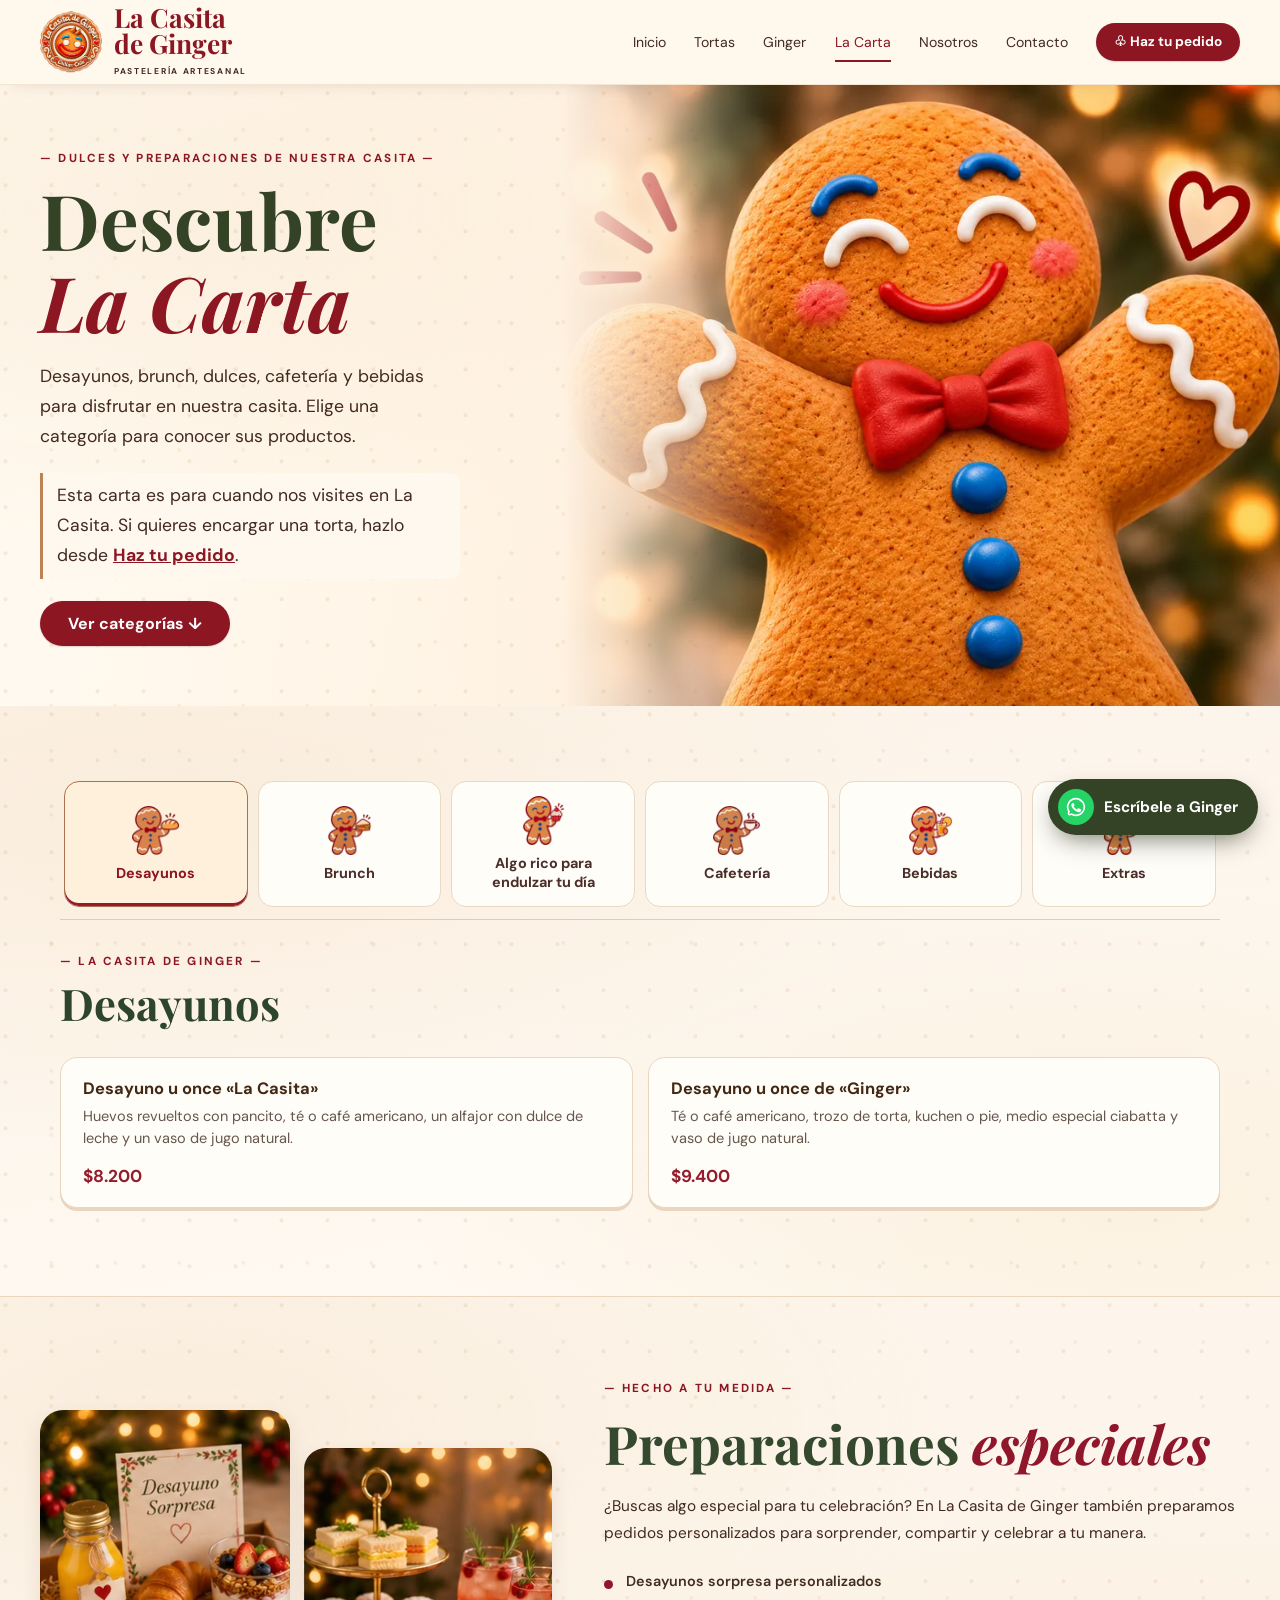
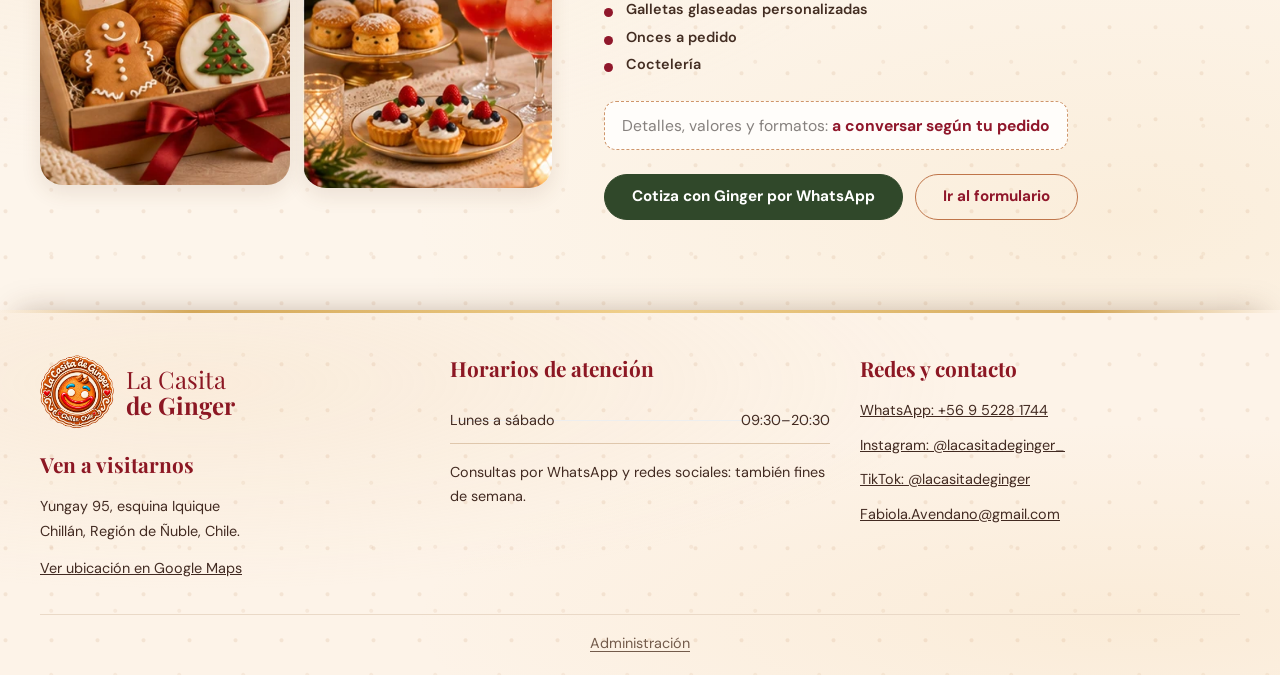
<file: carta.html>
<!DOCTYPE html>

<html lang="es">
<head>
<meta charset="utf-8"/>
<meta content="width=device-width, initial-scale=1" name="viewport"/>
<meta content="La Casita de Ginger: pastelería artesanal de Chillán, con magia navideña todo el año." name="description"/>
<title>La Carta | La Casita de Ginger</title>
<link href="https://fonts.googleapis.com" rel="preconnect"/>
<link crossorigin="" href="https://fonts.gstatic.com" rel="preconnect"/>
<link href="https://fonts.googleapis.com/css2?family=DM+Sans:wght@400;500;600;700&amp;family=Playfair+Display:ital,wght@0,500;0,600;0,700;1,500;1,600;1,700&amp;display=swap" rel="stylesheet"/>
<!-- HOJAS DE ESTILO: base.css e inicio.css (Daniela González) · ginger.css, carta.css y administrador (Jorge Aravena) · tortas.css (Jorge Medina) · footer.css (Constanza Contreras) -->
<!-- ESTILOS DEL TEMPLATE (Assan, Bootstrap 4) · template.css los importa como capa base.
     Nuestros estilos siempre ganan sobre el template, así se mantiene el diseño de La Casita de Ginger. -->
<link href="css/template.css" rel="stylesheet"/>
<!-- NUESTROS ESTILOS -->
<link href="css/base.css" rel="stylesheet"/>
<link href="css/ginger.css" rel="stylesheet"/><link href="css/tortas.css" rel="stylesheet"/>
<!-- inicio.css va después de ginger.css y tortas.css para que el diseño del Inicio se mantenga (Ev. 3) -->
<link href="css/inicio.css" rel="stylesheet"/>

<!-- Pie de página común (Constanza Contreras) -->
<link href="css/footer.css" rel="stylesheet"/>
<!-- ESTILOS DE JORGE ARAVENA (Ev. 3): adaptación Assan, La Carta y administrador local -->
<link href="css/assan-adaptacion.css" rel="stylesheet"/>
<link href="css/carta.css" rel="stylesheet"/>
<link href="css/carta-admin-local.css" rel="stylesheet"/>

</head>
<body class="page-carta">
<a class="skip-link" href="#contenido">Saltar al contenido</a>
<!-- ===== ENCABEZADO Y NAVEGACIÓN COMPARTIDOS · Daniela González ===== -->
<!-- ·····································································
     EVALUACIÓN 3 · HECHO POR: DANIELA GONZÁLEZ
     Menú y encabezado compartidos por todas las páginas. Diseño de la Ev. 2 sin cambios.
     Si alguien necesita cambiar el menú, avisa a Daniela para cambiarlo en las 4 páginas.
     (Comentario del código; no se ve en la página.)
     ····································································· -->
<header class="site-header" id="arriba">
<div class="container nav-wrap">
<a aria-label="Volver al inicio de La Casita de Ginger" class="brand" href="index.html">
<img alt="Logo oficial de La Casita de Ginger" class="brand-logo" loading="eager" src="img/optimizado/logo.webp"/>
<span class="brand-copy"><strong>La Casita<br/>de Ginger</strong><small>PASTELERÍA ARTESANAL</small></span>
</a>
<!-- Integración (Daniela González): botón de menú para celular de Jorge Aravena (js/assan-nav.js).
     El menú es el mismo; en pantallas pequeñas se abre y se cierra con este botón. -->
<button aria-controls="navbarRestaurant" aria-expanded="false" aria-label="Mostrar menú de navegación" class="menu-toggle" data-assan-toggle="" type="button"><span></span><span></span><span></span></button>
<nav aria-label="Navegación principal" class="main-nav" id="navbarRestaurant">
<a class="" href="index.html">Inicio</a>
<a href="index.html#tortas">Tortas</a><a class="" href="ginger.html">Ginger</a>
<a class="is-active" href="carta.html">La Carta</a>
<a href="index.html#nosotros">Nosotros</a>
<a href="index.html#visitanos">Contacto</a>
<a class="btn btn-small btn-primary" href="pedido.html">♧ Haz tu pedido</a>
</nav>
</div>
</header>
<main class="assan-page-main" id="contenido">
<!-- ===================================================================
     LA CARTA · JORGE ARAVENA (Evaluación 3)
     Encabezado, carta con pestañas del template Assan (js/carta.js)
     y Preparaciones especiales. Integrado por Daniela González sin cambios.
     =================================================================== -->
<!-- ===== LA CARTA · Página y encabezado: Daniela González ===== -->
<section class="carta-hero assan-section">
<div class="container carta-hero-grid">
<div class="carta-hero-copy">
<p class="eyebrow">— DULCES Y PREPARACIONES DE NUESTRA CASITA —</p>
<h1>Descubre<br/><em>La Carta</em></h1>
<p>Desayunos, brunch, dulces, cafetería y bebidas para disfrutar en nuestra casita. Elige una categoría para conocer sus productos.</p>
<p class="carta-local-nota">Esta carta es para cuando nos visites en La Casita. Si quieres encargar una torta, hazlo desde <a href="pedido.html">Haz tu pedido</a>.</p>
<a class="btn btn-primary" href="#carta-completa">Ver categorías ↓</a>
</div>
<img alt="Ginger feliz con un corazón, imagen principal de La Carta" class="carta-hero-photo" loading="eager" src="img/optimizado/ginger-corazon-feliz.webp"/>
</div>
</section>
<!-- ===== LA CARTA · Contenido y tortas.css: Jorge Medina · Menú por pestañas: Daniela González ===== -->
<section class="carta-section section-anchor assan-section" id="carta-completa">
<div class="container">
<div class="assan-menu-organized" id="menu-ginger"><div aria-label="Categorías de La Carta" class="carta-nav-scroll"><div aria-label="Categorías" class="nav nav-pills assan-menu-tabs" id="carta-tablist" role="tablist"><button aria-controls="panel-desayunos" aria-selected="true" class="nav-link assan-menu-tab active" id="tab-desayunos" role="tab" tabindex="0" type="button"><img alt="" loading="lazy" src="img/optimizado/icono-comenzar.webp"/><span>Desayunos</span></button><button aria-controls="panel-brunch" aria-selected="false" class="nav-link assan-menu-tab" id="tab-brunch" role="tab" tabindex="-1" type="button"><img alt="" loading="lazy" src="img/optimizado/icono-continuar.webp"/><span>Brunch</span></button><button aria-controls="panel-dulces" aria-selected="false" class="nav-link assan-menu-tab" id="tab-dulces" role="tab" tabindex="-1" type="button"><img alt="" loading="lazy" src="img/optimizado/icono-dulces.webp"/><span>Algo rico para endulzar tu día</span></button><button aria-controls="panel-cafeteria" aria-selected="false" class="nav-link assan-menu-tab" id="tab-cafeteria" role="tab" tabindex="-1" type="button"><img alt="" loading="lazy" src="img/optimizado/icono-desayunos.webp"/><span>Cafetería</span></button><button aria-controls="panel-bebidas" aria-selected="false" class="nav-link assan-menu-tab" id="tab-bebidas" role="tab" tabindex="-1" type="button"><img alt="" loading="lazy" src="img/optimizado/icono-bebidas.webp"/><span>Bebidas</span></button><button aria-controls="panel-extras" aria-selected="false" class="nav-link assan-menu-tab" id="tab-extras" role="tab" tabindex="-1" type="button"><img alt="" loading="lazy" src="img/optimizado/icono-extras.webp"/><span>Extras</span></button></div></div><div class="tab-content assan-menu-content" id="carta-panels"><section aria-labelledby="tab-desayunos" class="tab-pane assan-menu-panel active show" id="panel-desayunos" role="tabpanel" tabindex="0"><header class="carta-category-heading"><p class="eyebrow">— LA CASITA DE GINGER —</p><h2>Desayunos</h2></header><div class="menu-lines"><article class="menu-item"><div class="menu-item-details"><h4 class="menu-item-name">Desayuno u once «La Casita»</h4><p class="menu-item-desc">Huevos revueltos con pancito, té o café americano, un alfajor con dulce de leche y un vaso de jugo natural.</p></div><span class="menu-item-price">$8.200</span></article><article class="menu-item"><div class="menu-item-details"><h4 class="menu-item-name">Desayuno u once de «Ginger»</h4><p class="menu-item-desc">Té o café americano, trozo de torta, kuchen o pie, medio especial ciabatta y vaso de jugo natural.</p></div><span class="menu-item-price">$9.400</span></article></div></section><section aria-labelledby="tab-brunch" class="tab-pane assan-menu-panel" hidden="" id="panel-brunch" role="tabpanel" tabindex="0"><header class="carta-category-heading"><p class="eyebrow">— LA CASITA DE GINGER —</p><h2>Brunch</h2></header><div class="menu-lines"><article class="menu-item"><div class="menu-item-details"><h4 class="menu-item-name">Huevos revueltos (3 un.) y pancito de «doña gallina»</h4></div><span class="menu-item-price">$2.500</span></article><article class="menu-item"><div class="menu-item-details"><h4 class="menu-item-name">Huevos revueltos (3 un.), tomate, orégano y pancito «el trineo rojo»</h4></div><span class="menu-item-price">$3.000</span></article><article class="menu-item"><div class="menu-item-details"><h4 class="menu-item-name">Huevos revueltos (3 un.), jamón o queso y pancito «cerdito glotón»</h4></div><span class="menu-item-price">$3.000</span></article><article class="menu-item"><div class="menu-item-details"><h4 class="menu-item-name">Selladitos jamón y queso «no me atraparás»</h4></div><span class="menu-item-price">$2.500</span></article><article class="menu-item"><div class="menu-item-details"><h4 class="menu-item-name">Tostadas con mantequilla de la vaca lola</h4></div><span class="menu-item-price">$1.800</span></article><article class="menu-item"><div class="menu-item-details"><h4 class="menu-item-name">Tostadas con mermelada del bosque</h4></div><span class="menu-item-price">$1.800</span></article><article class="menu-item"><div class="menu-item-details"><h4 class="menu-item-name">Tostadas con queso y jamón</h4></div><span class="menu-item-price">$2.500</span></article><article class="menu-item"><div class="menu-item-details"><h4 class="menu-item-name">Ciabatta bocado del bosque</h4><p class="menu-item-desc">Jamón, queso, lechuga, tomate y mayonesa en pan ciabatta de masa madre.</p></div><span class="menu-item-price">$4.500</span></article><article class="menu-item"><div class="menu-item-details"><h4 class="menu-item-name">Ciabatta corre que te como</h4><p class="menu-item-desc">Jamón, queso, tomate, cebolla caramelizada y pimentón en pan ciabatta de masa madre.</p></div><span class="menu-item-price">$5.000</span></article><article class="menu-item"><div class="menu-item-details"><h4 class="menu-item-name">Sopaipillas, amor a primer mordisco</h4><p class="menu-item-desc">Consultar disponibilidad.</p></div><span class="menu-item-price">$350 c/u</span></article></div></section><section aria-labelledby="tab-dulces" class="tab-pane assan-menu-panel" hidden="" id="panel-dulces" role="tabpanel" tabindex="0"><header class="carta-category-heading"><p class="eyebrow">— LA CASITA DE GINGER —</p><h2>Algo rico para endulzar tu día</h2></header><div class="menu-lines"><article class="menu-item"><div class="menu-item-details"><h4 class="menu-item-name">Trozo de torta</h4><p class="menu-item-desc">Producto elaborado en casa</p></div><span class="menu-item-price">Desde $3.500</span></article><article class="menu-item"><div class="menu-item-details"><h4 class="menu-item-name">Trozo de kuchen</h4><p class="menu-item-desc">Producto elaborado en casa</p></div><span class="menu-item-price">Desde $3.500</span></article><article class="menu-item"><div class="menu-item-details"><h4 class="menu-item-name">Trozo de pie</h4><p class="menu-item-desc">Producto elaborado en casa</p></div><span class="menu-item-price">Desde $3.500</span></article><article class="menu-item"><div class="menu-item-details"><h4 class="menu-item-name">Muffin</h4></div><span class="menu-item-price">$1.500</span></article><article class="menu-item"><div class="menu-item-details"><h4 class="menu-item-name">Muffin variedades</h4><p class="menu-item-desc">Consultar disponibilidad</p></div><span class="menu-item-price menu-consultar">Consultar</span></article><article class="menu-item"><div class="menu-item-details"><h4 class="menu-item-name">Calzones rotos de Santa</h4><p class="menu-item-desc">Consultar disponibilidad.</p></div><span class="menu-item-price">$400 c/u</span></article></div></section><section aria-labelledby="tab-cafeteria" class="tab-pane assan-menu-panel" hidden="" id="panel-cafeteria" role="tabpanel" tabindex="0"><header class="carta-category-heading"><p class="eyebrow">— LA CASITA DE GINGER —</p><h2>Cafetería</h2></header><div class="carta-subgroup"><h3>Café de especialidad</h3><div class="menu-lines"><article class="menu-item"><div class="menu-item-details"><h4 class="menu-item-name">Espresso del polo norte (simple)</h4></div><span class="menu-item-price">$2.500</span></article><article class="menu-item"><div class="menu-item-details"><h4 class="menu-item-name">Espresso doble del polo norte</h4></div><span class="menu-item-price">$3.000</span></article><article class="menu-item"><div class="menu-item-details"><h4 class="menu-item-name">Americano fugitivo</h4></div><span class="menu-item-price">$3.000</span></article><article class="menu-item"><div class="menu-item-details"><h4 class="menu-item-name">Café con leche muuu (cortado)</h4></div><span class="menu-item-price">$3.200</span></article><article class="menu-item"><div class="menu-item-details"><h4 class="menu-item-name">Capuccino simple copo de nieve</h4><p class="menu-item-desc">Una carga de espresso con leche texturizada y espuma de leche.</p></div><span class="menu-item-price">$3.200</span></article><article class="menu-item"><div class="menu-item-details"><h4 class="menu-item-name">Capuccino copito de vainilla</h4><p class="menu-item-desc">Una carga de espresso con leche texturizada, vainilla y espuma de leche.</p></div><span class="menu-item-price">$3.500</span></article><article class="menu-item"><div class="menu-item-details"><h4 class="menu-item-name">Capuccino vienes gorro de Santa</h4><p class="menu-item-desc">Espresso doble, crema chantilly y mostacilla de chocolate.</p></div><span class="menu-item-price">$4.000</span></article><article class="menu-item"><div class="menu-item-details"><h4 class="menu-item-name">Café bom-bom encantado</h4><p class="menu-item-desc">Leche condensada, espresso doble y espuma de leche.</p></div><span class="menu-item-price">$4.000</span></article><article class="menu-item"><div class="menu-item-details"><h4 class="menu-item-name">Latte del duende</h4><p class="menu-item-desc">Carga simple de espresso con leche texturizada.</p></div><span class="menu-item-price">$3.200</span></article><article class="menu-item"><div class="menu-item-details"><h4 class="menu-item-name">Latte vainilla</h4><p class="menu-item-desc">Carga simple de espresso, vainilla, con leche texturizada.</p></div><span class="menu-item-price">$3.500</span></article><article class="menu-item"><div class="menu-item-details"><h4 class="menu-item-name">Latte avellana del zorro astuto</h4><p class="menu-item-desc">Carga simple de espresso, esencia de avellana, con leche texturizada.</p></div><span class="menu-item-price">$4.000</span></article></div></div><div class="carta-subgroup"><h3>Chocolate</h3><div class="menu-lines"><article class="menu-item"><div class="menu-item-details"><h4 class="menu-item-name">Chocolate caliente de la abuelita Nora</h4><p class="menu-item-desc">Leche, chocolate dulce, vainilla, canela, nuez moscada y clavo de olor.</p></div><span class="menu-item-price">$4.000</span></article><article class="menu-item"><div class="menu-item-details"><h4 class="menu-item-name">Chocolate caliente con malvaviscos</h4></div><span class="menu-item-price">$4.500</span></article><article class="menu-item"><div class="menu-item-details"><h4 class="menu-item-name">Café moka</h4><p class="menu-item-desc">Carga simple de espresso con leche texturizada, con notas de chocolate</p></div><span class="menu-item-price">$3.500</span></article></div></div><div class="carta-subgroup"><h3>Té</h3><div class="menu-lines"><article class="menu-item"><div class="menu-item-details"><h4 class="menu-item-name">Té Twining</h4></div><span class="menu-item-price">$2.000</span></article><article class="menu-item"><div class="menu-item-details"><h4 class="menu-item-name">Tetera de té de hierbas</h4><p class="menu-item-desc">En la carta anterior figura como «Teteritas con té de hojas».</p></div><span class="menu-item-price">$4.300</span></article></div></div><div class="carta-subgroup"><h3>ICE · Preparaciones frías</h3><div class="menu-lines"><article class="menu-item"><div class="menu-item-details"><h4 class="menu-item-name">Café / chocolate helado</h4></div><span class="menu-item-price">$4.000</span></article><article class="menu-item"><div class="menu-item-details"><h4 class="menu-item-name">Milkshake</h4></div><span class="menu-item-price">$4.000</span></article><article class="menu-item"><div class="menu-item-details"><h4 class="menu-item-name">Blue</h4><p class="menu-item-desc">Brebaje a base de leche de arroz, leche de coco y frutas tropicales.</p></div><span class="menu-item-price">$5.200</span></article><article class="menu-item"><div class="menu-item-details"><h4 class="menu-item-name">Smoothie</h4></div><span class="menu-item-price">$4.000</span></article><article class="menu-item"><div class="menu-item-details"><h4 class="menu-item-name">Jugos naturales</h4></div><span class="menu-item-price">$3.500</span></article><article class="menu-item"><div class="menu-item-details"><h4 class="menu-item-name">Granizados</h4></div><span class="menu-item-price">$3.600</span></article><article class="menu-item"><div class="menu-item-details"><h4 class="menu-item-name">Jugos y batidos 100% fruta natural</h4></div><span class="menu-item-price menu-consultar">Consultar</span></article></div></div></section><section aria-labelledby="tab-bebidas" class="tab-pane assan-menu-panel" hidden="" id="panel-bebidas" role="tabpanel" tabindex="0"><header class="carta-category-heading"><p class="eyebrow">— LA CASITA DE GINGER —</p><h2>Bebidas</h2></header><div class="menu-lines"><article class="menu-item"><div class="menu-item-details"><h4 class="menu-item-name">Agua mineral</h4></div><span class="menu-item-price">$1.500</span></article><article class="menu-item"><div class="menu-item-details"><h4 class="menu-item-name">Bebida 350 cc</h4><p class="menu-item-desc">Consultar variedades</p></div><span class="menu-item-price">$2.000</span></article></div></section><section aria-labelledby="tab-extras" class="tab-pane assan-menu-panel" hidden="" id="panel-extras" role="tabpanel" tabindex="0"><header class="carta-category-heading"><p class="eyebrow">— LA CASITA DE GINGER —</p><h2>Extras</h2></header><div class="menu-lines"><article class="menu-item"><div class="menu-item-details"><h4 class="menu-item-name">Extra mantequilla</h4></div><span class="menu-item-price">$600</span></article><article class="menu-item"><div class="menu-item-details"><h4 class="menu-item-name">Extra mermelada</h4></div><span class="menu-item-price">$800</span></article><article class="menu-item"><div class="menu-item-details"><h4 class="menu-item-name">Extra tostadas</h4></div><span class="menu-item-price">$800</span></article><article class="menu-item"><div class="menu-item-details"><h4 class="menu-item-name">Extra crema</h4></div><span class="menu-item-price">$900</span></article><article class="menu-item"><div class="menu-item-details"><h4 class="menu-item-name">Extra leche</h4></div><span class="menu-item-price">$900</span></article></div></section></div></div>
</div></section>

<!-- ===== PREPARACIONES ESPECIALES · Bajo La Carta, antes del pie de página ===== -->
<section class="carta-especiales section-anchor assan-section" id="preparaciones-especiales" aria-labelledby="carta-especiales-titulo">
  <div class="container carta-especiales-grid">
    <figure class="carta-especiales-collage">
      <div class="carta-especiales-fotos">
        <img src="img/optimizado/carta-desayuno-sorpresa.webp" alt="Desayuno sorpresa con jugo, croissant, fruta y galletas decoradas de Ginger" width="308" height="462" loading="lazy"/>
        <img src="img/optimizado/carta-preparaciones-para-compartir.webp" alt="Mesa con preparaciones dulces y saladas, bocados y bebidas para una celebración" width="302" height="411" loading="lazy"/>
      </div>
      <!-- Integración (Daniela González): se quitó el texto bajo las fotos, igual que en Torta personalizada. -->
    </figure>
    <div class="carta-especiales-copy">
      <p class="eyebrow">— HECHO A TU MEDIDA —</p>
      <h2 id="carta-especiales-titulo">Preparaciones <em>especiales</em></h2>
      <p class="carta-especiales-intro">¿Buscas algo especial para tu celebración? En La Casita de Ginger también preparamos pedidos personalizados para sorprender, compartir y celebrar a tu manera.</p>
      <div class="carta-especiales-opciones">
        <!-- Integración (Daniela González): se quitó la imagen de Ginger guiñando para dejar la sección más limpia. -->
        <ul>
          <li>Desayunos sorpresa personalizados</li>
          <li>Galletas glaseadas personalizadas</li>
          <li>Onces a pedido</li>
          <li>Coctelería</li>
        </ul>
      </div>
      <p class="carta-especiales-precio">Detalles, valores y formatos: <strong>a conversar según tu pedido</strong></p>
      <div class="carta-especiales-acciones">
        <a class="btn carta-especiales-whatsapp" href="https://wa.me/56952281744?text=Hola%20Ginger%2C%20quisiera%20cotizar%20una%20preparaci%C3%B3n%20especial." target="_blank" rel="noopener noreferrer">Cotiza con Ginger por WhatsApp</a>
        <a class="btn carta-especiales-formulario" href="pedido.html">Ir al formulario</a>
      </div>
    </div>
  </div>
</section>
</main>
<!-- ===== PIE DE PÁGINA · Constanza Contreras (integrado en todas las páginas por Daniela González) ===== -->
<!-- CONSTANZA EV3:
         Footer adaptado de classic-onepage-restaurant.html.
         Daniela integrará este bloque en las demás páginas. -->

    <footer class="footer site-footer footer-ginger" id="contacto">
        <div class="container">
            <div class="row">

                <div class="col-lg-4 col-md-6 footer-col">
                    <a class="footer-brand" href="index.html">
                        <img class="footer-logo"
                             src="img/optimizado/logo.webp"
                             alt="">

                        <span>
                            La Casita<br>
                            <strong>de Ginger</strong>
                        </span>
                    </a>

                    <h2 class="footer-heading">Ven a visitarnos</h2>

                    <address>
                        Yungay 95, esquina Iquique<br>
                        Chillán, Región de Ñuble, Chile.
                    </address>

                    <a href="https://www.google.com/maps/search/?api=1&amp;query=Yungay%2095%2C%20Chill%C3%A1n%2C%20Chile"
                       target="_blank"
                       rel="noopener noreferrer">
                        Ver ubicación en Google Maps
                    </a>
                </div>

                <div class="col-lg-4 col-md-6 footer-col">
                    <h2 class="footer-heading">Horarios de atención</h2>

                    <ul class="list-unstyled opening-time footer-horarios">
                        <li>
                            <span class="day">Lunes a sábado</span>
                            <span class="time">09:30–20:30</span>
                        </li>
                    </ul>

                    <p>
                        Consultas por WhatsApp y redes sociales:
                        también fines de semana.
                    </p>
                </div>

                <div class="col-lg-4 col-md-12 footer-col">
                    <h2 class="footer-heading">Redes y contacto</h2>

                    <ul class="list-unstyled footer-contactos">
                        <li>
                            <a href="https://wa.me/56952281744"
                               target="_blank"
                               rel="noopener noreferrer">
                                WhatsApp: +56 9 5228 1744
                            </a>
                        </li>

                        <li>
                            <a href="https://www.instagram.com/lacasitadeginger_/"
                               target="_blank"
                               rel="noopener noreferrer">
                                Instagram: @lacasitadeginger_
                            </a>
                        </li>

                        <li>
                            <a href="https://www.tiktok.com/@lacasitadeginger"
                               target="_blank"
                               rel="noopener noreferrer">
                                TikTok: @lacasitadeginger
                            </a>
                        </li>

                        <li>
                            <a href="mailto:Fabiola.Avendano@gmail.com">
                                Fabiola.Avendano@gmail.com
                            </a>
                        </li>
                    </ul>
                </div>

            </div>

            <!-- Integración (Daniela González): se quitó la línea del sitio académico para publicar la página.
                 Queda solo el enlace al administrador local de Jorge Aravena, solo en La Carta. -->
            <div class="footer-bottom">
                <a class="carta-admin-entry" href="carta.html#administracion">Administración</a>
            </div>
        </div>
    </footer>

<!-- ===== BOTÓN FLOTANTE DE WHATSAPP · Daniela González ===== -->
<!-- ·····································································
     EVALUACIÓN 3 · HECHO POR: DANIELA GONZÁLEZ
     Botón de WhatsApp (siempre visible, como en la Ev. 2) y botón 'Volver arriba' (clase back-to-top del template).
     js/general.js muestra 'Volver arriba' al bajar 400px (evento scroll) y sube suave al hacer click (evento click).
     (Comentario del código; no se ve en la página.)
     ····································································· -->
<a class="wa-float" id="btn-whatsapp" href="https://wa.me/56952281744?text=Hola%20Ginger%2C%20quiero%20hacer%20un%20pedido." rel="noopener noreferrer" target="_blank" aria-label="Escríbele a Ginger por WhatsApp"><svg aria-hidden="true" viewBox="0 0 24 24" class="wa-icon"><path d="M12 2a10 10 0 0 0-8.6 15.1L2 22l5-1.3A10 10 0 1 0 12 2zm0 18.2a8.2 8.2 0 0 1-4.2-1.1l-.3-.2-3 .8.8-2.9-.2-.3A8.2 8.2 0 1 1 12 20.2zm4.5-6.1c-.2-.1-1.5-.7-1.7-.8s-.4-.1-.6.1-.7.8-.8 1-.3.2-.5.1a6.7 6.7 0 0 1-3.3-2.9c-.2-.4.2-.4.7-1.3a.5.5 0 0 0 0-.5l-.8-1.8c-.2-.5-.4-.4-.6-.4h-.5a1 1 0 0 0-.7.3 3 3 0 0 0-.9 2.2 5.2 5.2 0 0 0 1.1 2.8 11.9 11.9 0 0 0 4.6 4c1.7.7 2.4.8 3.2.7a2.8 2.8 0 0 0 1.8-1.3 2.3 2.3 0 0 0 .2-1.3c-.1-.1-.3-.2-.5-.3z"/></svg><span>Escríbele a Ginger</span></a>
<a aria-label="Volver arriba" class="back-to-top" href="#arriba" id="btn-arriba"><i class="ti-angle-up"></i></a>

<!-- ===== JORGE ARAVENA · Administrador local de La Carta (se abre desde «Administración» en el pie) ===== -->
<!-- ===== ADMINISTRADOR LOCAL DE LA CARTA · DEMOSTRACIÓN SIN SERVIDOR ===== -->
<section class="ginger-admin-overlay" id="ginger-admin-overlay" hidden aria-label="Administración local de La Carta">
  <div class="ginger-admin-card" role="dialog" aria-modal="true" aria-labelledby="ginger-admin-heading">
    <div class="ginger-admin-top">
      <div><p>La Casita de Ginger</p><h2 id="ginger-admin-heading">Administración de La Carta</h2></div>
      <button id="ginger-admin-close" class="ginger-admin-btn light ginger-admin-close" type="button" aria-label="Cerrar administrador">Cerrar ✕</button>
    </div>
    <div id="ginger-admin-login-view">
      <form id="ginger-admin-login-form" class="ginger-admin-login">
        <p class="ginger-admin-muted">Ingresa con las credenciales del administrador para modificar los productos de esta copia local.</p>
        <div class="ginger-admin-field"><label class="ginger-admin-label" for="ginger-admin-username">Usuario</label><input id="ginger-admin-username" class="ginger-admin-input" type="text" autocomplete="username" required maxlength="80"/></div>
        <div class="ginger-admin-field"><label class="ginger-admin-label" for="ginger-admin-password">Contraseña</label><input id="ginger-admin-password" class="ginger-admin-input" type="password" autocomplete="current-password" required maxlength="100"/></div>
        <button class="ginger-admin-btn primary" type="submit">Ingresar</button>
      </form>
    </div>
    <div id="ginger-admin-panel-view" hidden>
      <div class="ginger-admin-toolbar">
        <input class="ginger-admin-input" id="ginger-admin-search" type="search" placeholder="Buscar productos..." aria-label="Buscar productos"/>
        <div class="ginger-admin-actions">
          <button type="button" class="ginger-admin-btn primary" id="ginger-admin-add">+ Agregar producto</button>
          <button type="button" class="ginger-admin-btn light" id="ginger-admin-signout">Cerrar sesión</button>
        </div>
      </div>
      <p id="ginger-admin-count" class="ginger-admin-muted"></p>
      <div id="ginger-admin-list" class="ginger-admin-list" aria-label="Listado de productos"></div>
      <div id="ginger-admin-editor" class="ginger-admin-form" hidden>
        <h3 id="ginger-admin-editor-title">Editar producto</h3>
        <form id="ginger-admin-product-form">
          <div class="ginger-admin-fields">
            <div class="ginger-admin-field"><label class="ginger-admin-label" for="ginger-admin-product-title">Título o nombre *</label><input id="ginger-admin-product-title" class="ginger-admin-input" type="text" required maxlength="160"/></div>
            <div class="ginger-admin-field"><label class="ginger-admin-label" for="ginger-admin-price">Precio *</label><input id="ginger-admin-price" class="ginger-admin-input" type="text" placeholder="Ej.: $1.800, Desde $3.500 o Consultar" required maxlength="100"/></div>
            <div class="ginger-admin-field ginger-admin-span"><label class="ginger-admin-label" for="ginger-admin-description">Descripción (opcional)</label><textarea id="ginger-admin-description" class="ginger-admin-textarea" rows="2" maxlength="800"></textarea></div>
            <div class="ginger-admin-field"><label class="ginger-admin-label" for="ginger-admin-category">Categoría</label><select id="ginger-admin-category" class="ginger-admin-select"></select></div>
            <div class="ginger-admin-field" id="ginger-admin-subgroup-field" hidden><label class="ginger-admin-label" for="ginger-admin-subgroup">Grupo de Cafetería</label><select id="ginger-admin-subgroup" class="ginger-admin-select"></select></div>
          </div>
          <div class="ginger-admin-actions">
            <button class="ginger-admin-btn primary" type="submit">Guardar cambios</button>
            <button class="ginger-admin-btn light" id="ginger-admin-cancel" type="button">Cancelar</button>
            <button class="ginger-admin-btn danger" id="ginger-admin-delete" type="button">Eliminar producto</button>
          </div>
        </form>
      </div>
    </div>
    <p id="ginger-admin-status" class="ginger-admin-message" role="status" aria-live="polite"></p>
  </div>
</section>

<!-- JavaScript del template: jQuery y Bootstrap. No se edita. -->
<script src="js/plugins/plugins.js"></script>
<!-- JavaScript general · Daniela González: botones flotantes y volver arriba -->
<script src="js/general.js"></script>
<!-- JavaScript de Jorge Aravena (Ev. 3): menú en celular, pestañas de La Carta y administrador local -->
<script src="js/assan-nav.js"></script>
<script src="js/carta.js"></script>
<script src="js/carta-admin-local.js"></script>
</body>
</html>
</file>
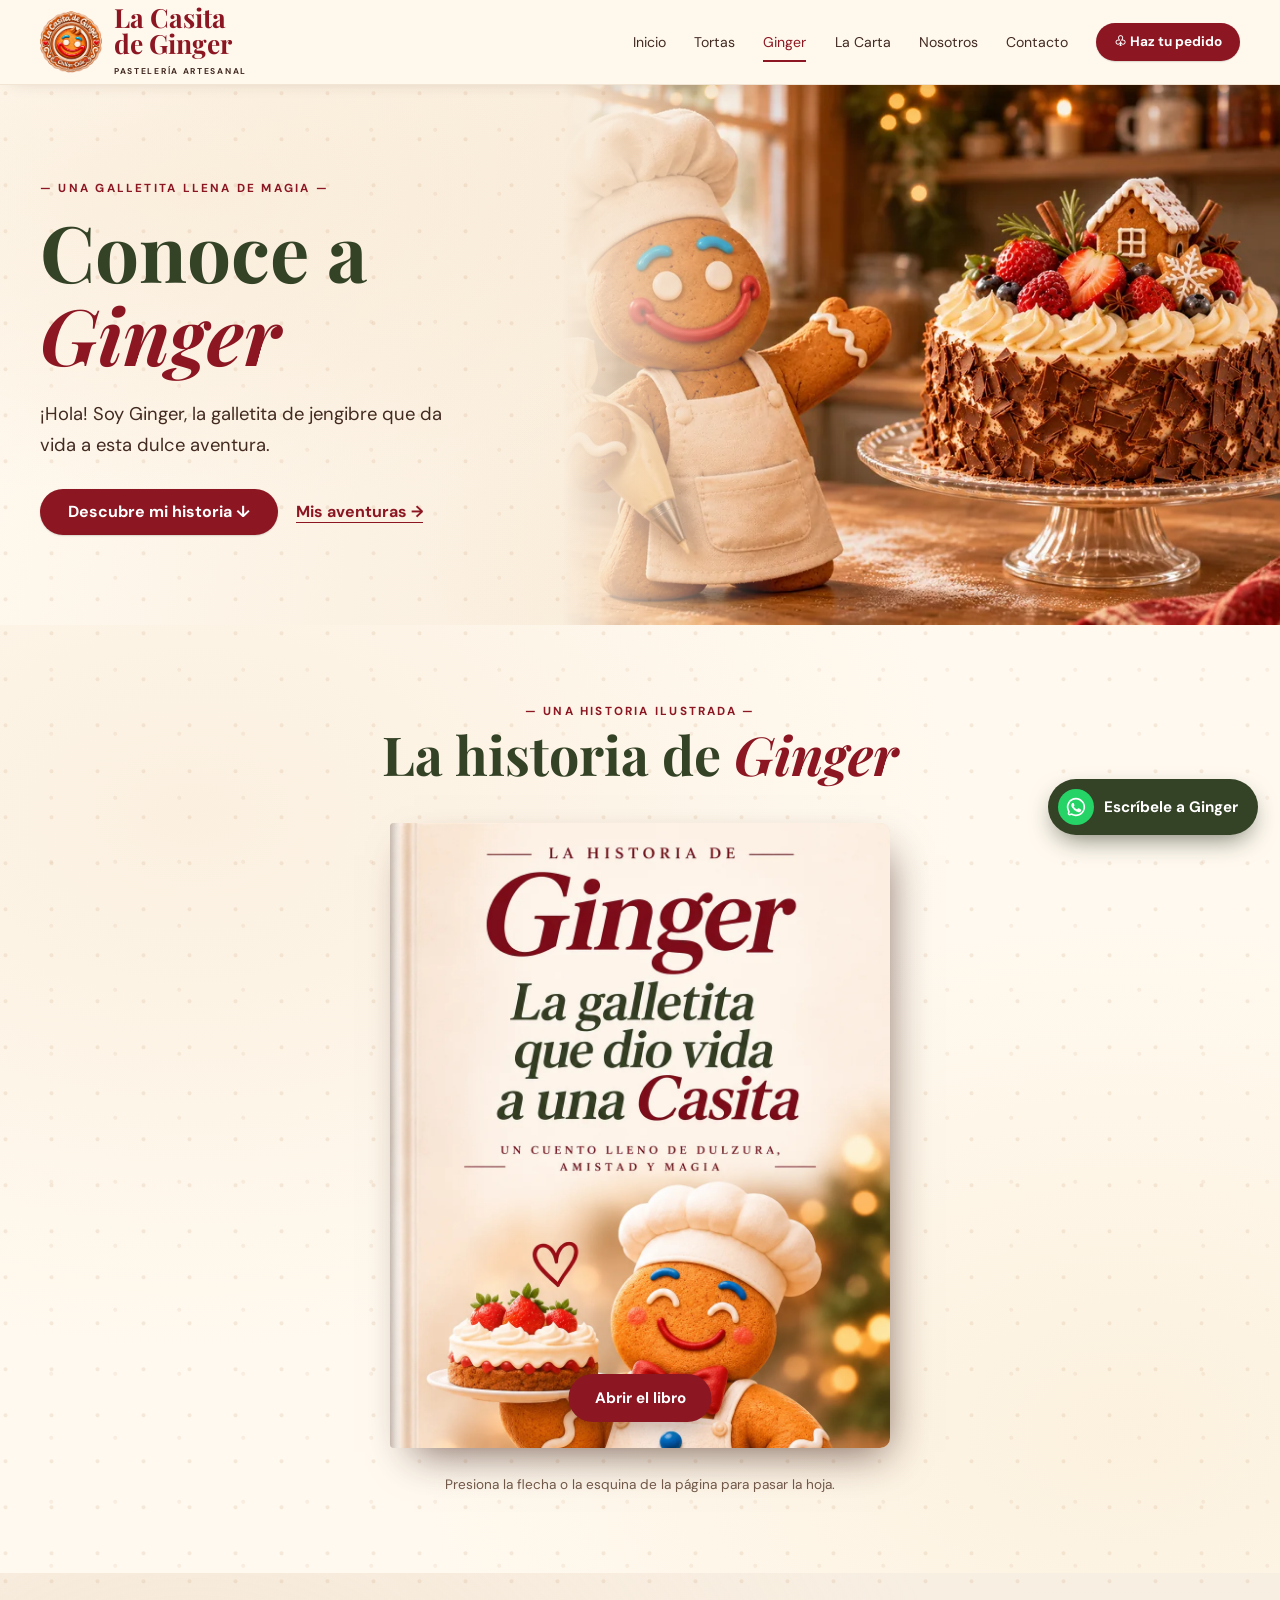
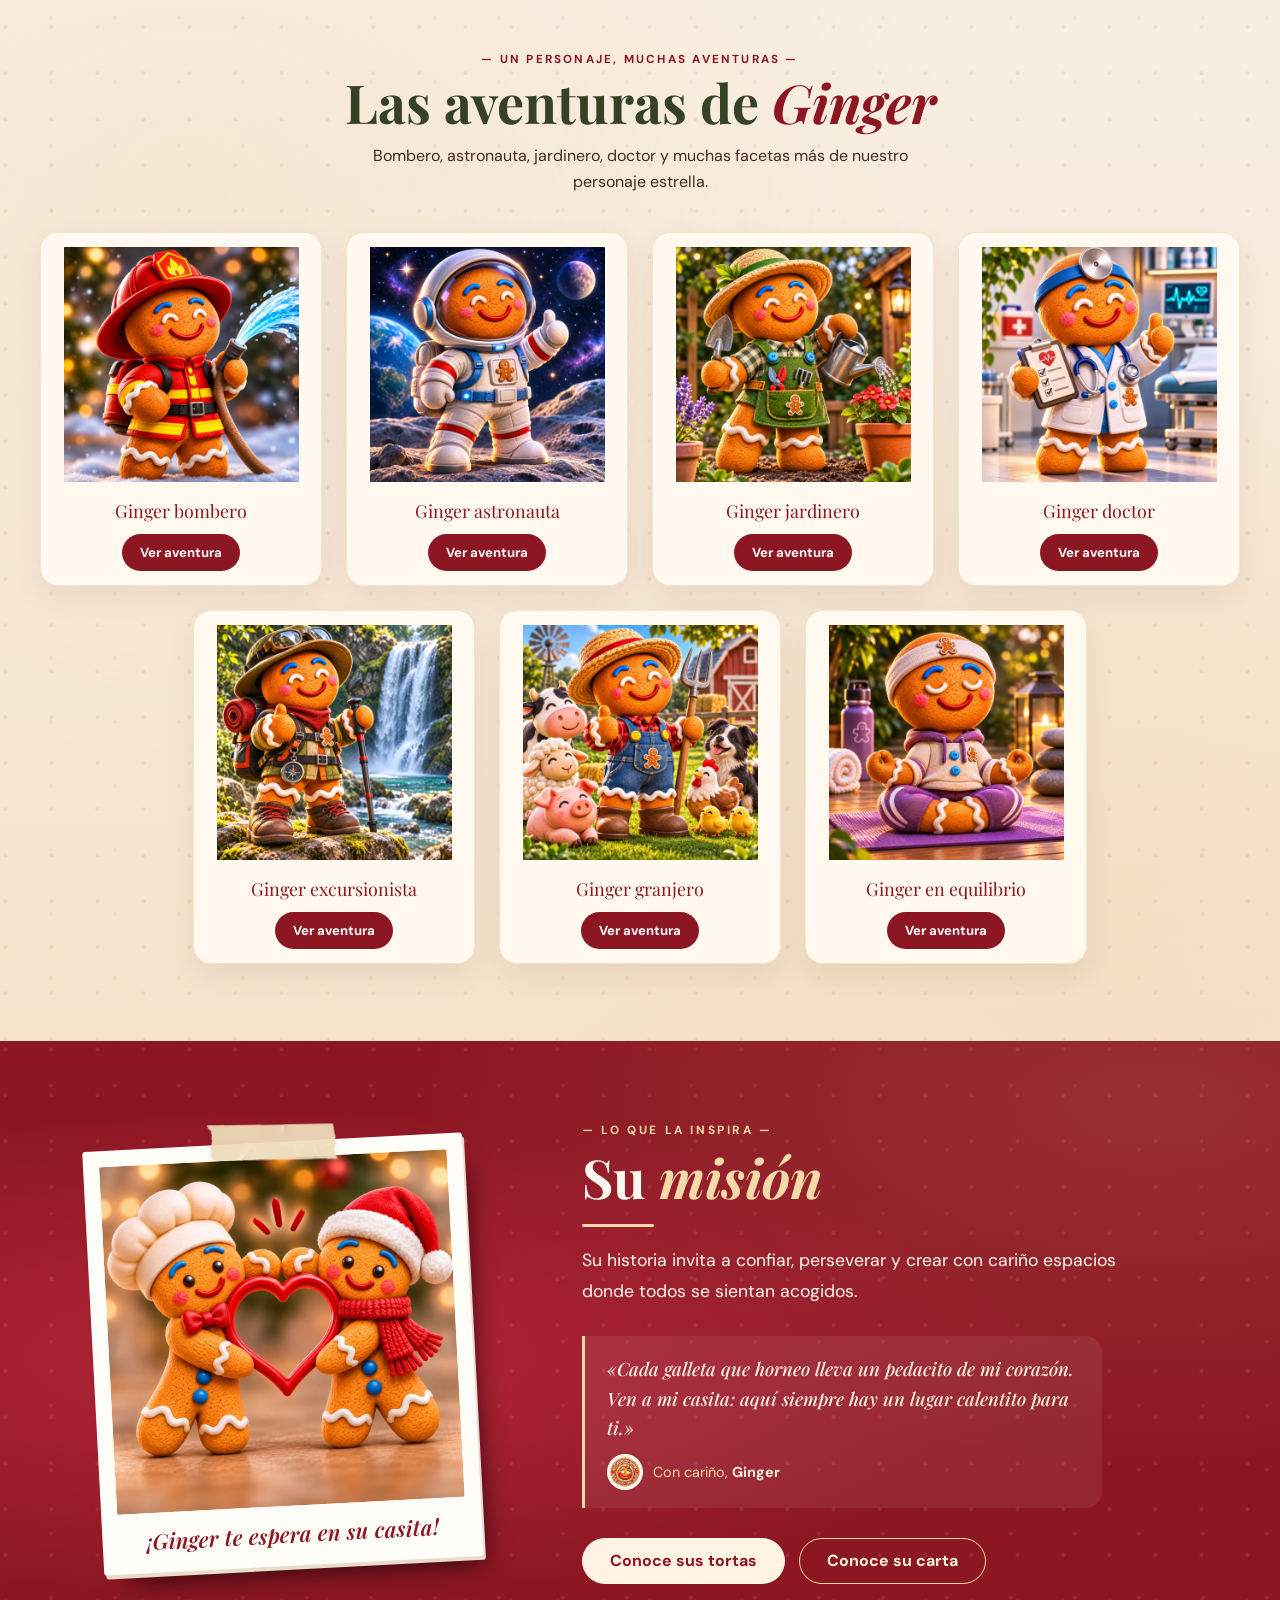
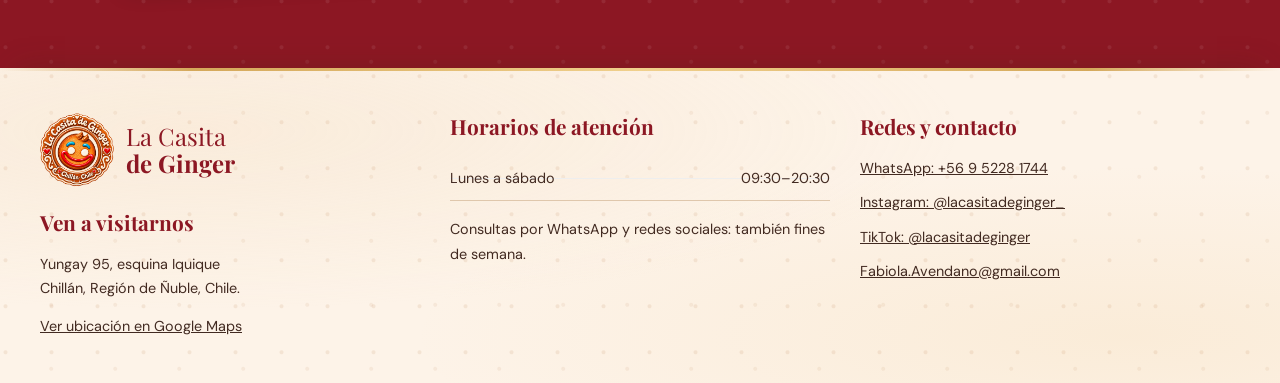
<file: ginger.html>
<!DOCTYPE html>

<html lang="es">
<head>
<meta charset="utf-8"/>
<meta content="width=device-width, initial-scale=1" name="viewport"/>
<meta content="La Casita de Ginger: pastelería artesanal de Chillán, con magia navideña todo el año." name="description"/>
<title>Conoce a Ginger | La Casita de Ginger</title>
<link href="https://fonts.googleapis.com" rel="preconnect"/>
<link crossorigin="" href="https://fonts.gstatic.com" rel="preconnect"/>
<link href="https://fonts.googleapis.com/css2?family=DM+Sans:wght@400;500;600;700&amp;family=Playfair+Display:ital,wght@0,500;0,600;0,700;1,500;1,600;1,700&amp;display=swap" rel="stylesheet"/>
<!-- HOJAS DE ESTILO: base.css (Daniela González) · ginger.css y cuento completo (Jorge Aravena) · footer.css (Constanza Contreras) -->
<!-- ESTILOS DEL TEMPLATE (Assan, Bootstrap 4) · template.css los importa como capa base.
     Nuestros estilos siempre ganan sobre el template, así se mantiene el diseño de La Casita de Ginger. -->
<link href="css/template.css" rel="stylesheet"/>
<!-- NUESTROS ESTILOS -->
<link href="css/base.css" rel="stylesheet"/>
<link href="css/ginger.css" rel="stylesheet"/>

<!-- Pie de página común (Constanza Contreras) -->
<link href="css/footer.css" rel="stylesheet"/>
<!-- ESTILOS DE JORGE ARAVENA (Ev. 3): adaptación Assan y cuento completo -->
<link href="css/assan-adaptacion.css" rel="stylesheet"/>
<link href="css/ginger-cuento-completo.css" rel="stylesheet"/>
</head>
<body class="page-ginger">
<a class="skip-link" href="#contenido">Saltar al contenido</a>
<!-- ===== ENCABEZADO Y NAVEGACIÓN COMPARTIDOS · Daniela González ===== -->
<!-- ·····································································
     EVALUACIÓN 3 · HECHO POR: DANIELA GONZÁLEZ
     Menú y encabezado compartidos por todas las páginas. Diseño de la Ev. 2 sin cambios.
     Si alguien necesita cambiar el menú, avisa a Daniela para cambiarlo en las 4 páginas.
     (Comentario del código; no se ve en la página.)
     ····································································· -->
<header class="site-header" id="arriba">
<div class="container nav-wrap">
<a aria-label="Volver al inicio de La Casita de Ginger" class="brand" href="index.html">
<img alt="Logo oficial de La Casita de Ginger" class="brand-logo" loading="eager" src="img/optimizado/logo.webp"/>
<span class="brand-copy"><strong>La Casita<br/>de Ginger</strong><small>PASTELERÍA ARTESANAL</small></span>
</a>
<!-- Integración (Daniela González): botón de menú para celular de Jorge Aravena (js/assan-nav.js).
     El menú es el mismo; en pantallas pequeñas se abre y se cierra con este botón. -->
<button aria-controls="navbarRestaurant" aria-expanded="false" aria-label="Mostrar menú de navegación" class="menu-toggle" data-assan-toggle="" type="button"><span></span><span></span><span></span></button>
<nav aria-label="Navegación principal" class="main-nav" id="navbarRestaurant">
<a class="" href="index.html">Inicio</a>
<a href="index.html#tortas">Tortas</a><a class="is-active" href="ginger.html">Ginger</a>
<a href="carta.html">La Carta</a>
<a href="index.html#nosotros">Nosotros</a>
<a href="index.html#visitanos">Contacto</a>
<a class="btn btn-small btn-primary" href="pedido.html">♧ Haz tu pedido</a>
</nav>
</div>
</header>
<main class="assan-page-main" id="contenido">
<!-- ===================================================================
     CONOCE A GINGER · JORGE ARAVENA (Evaluación 3)
     Encabezado, libro con el cuento completo (dedicatoria, 14 páginas,
     contador y flechas), aventuras y Su misión. Integrado por Daniela González:
     en Su misión se mantuvo el estilo de las secciones de color y el mensaje de Ginger.
     =================================================================== -->
<!-- ===== CONOCE A GINGER · Encabezado: Jorge Aravena ===== -->
<section class="ginger-hero assan-section">
<div class="container ginger-hero-grid">
<div>
<p class="eyebrow">
     — UNA GALLETITA LLENA DE MAGIA —
    </p>
<h1>
     Conoce a
     <em>
      Ginger
     </em> </h1>
<p>
     ¡Hola! Soy Ginger, la galletita de jengibre que da vida a esta dulce aventura.
    </p>
<div class="ginger-hero-actions">
<a class="btn btn-primary" href="#historia">
      Descubre mi historia ↓
     </a>
<a class="ginger-text-link" href="#aventuras">
      Mis aventuras →
     </a>
</div>
</div>
<img alt="Ginger haciendo un pastel, imagen grande junto al título Conoce a Ginger" class="ginger-hero-mascot ginger-hero-photo" loading="eager" src="img/optimizado/ginger-haciendo-pastel.webp"/>
</div>
</section>
<!-- ===== LA HISTORIA DE GINGER · Textos e ilustraciones: Jorge Aravena · Libro interactivo: Daniela González ===== -->
<section class="ginger-story section-anchor assan-section" id="historia">
<div class="container">
<div class="section-heading">
<p class="eyebrow">
     — UNA HISTORIA ILUSTRADA —
    </p>
<h2>
     La historia de
     <em>
      Ginger
     </em>
</h2>
</div>
<!-- Integración (Daniela González): al terminar, el libro se cierra con «Cerrar el libro» (casilla hoja-14)
     y en la contraportada aparecen los enlaces a La Carta y a las Tortas. Estilos al final de css/ginger-cuento-completo.css. -->
<div class="flipbook"><input class="flip-check" id="hoja-0" type="checkbox"/><input class="flip-check" id="hoja-1" type="checkbox"/><input class="flip-check" id="hoja-2" type="checkbox"/><input class="flip-check" id="hoja-3" type="checkbox"/><input class="flip-check" id="hoja-4" type="checkbox"/><input class="flip-check" id="hoja-5" type="checkbox"/><input class="flip-check" id="hoja-6" type="checkbox"/><input class="flip-check" id="hoja-7" type="checkbox"/><input class="flip-check" id="hoja-8" type="checkbox"/><input class="flip-check" id="hoja-9" type="checkbox"/><input class="flip-check" id="hoja-10" type="checkbox"/><input class="flip-check" id="hoja-11" type="checkbox"/><input class="flip-check" id="hoja-12" type="checkbox"/><input class="flip-check" id="hoja-13" type="checkbox"/><input class="flip-check" id="hoja-14" type="checkbox"/><div class="flip-stage"><div class="flip-leaf leaf-0"><label class="flip-face flip-front page-cover" for="hoja-0"><img alt="Portada del cuento: La historia de Ginger, la galletita que dio vida a una Casita" src="img/optimizado/portada-historia-ginger.webp"/><span class="book-cover-btn">Abrir el libro</span></label>
<div class="flip-face flip-back page-dedication"><div class="dedication-oval"><p>En memoria de Silvia (Q.E.P.D).<br/>1959-2024</p><p>Madre, suegra y abuelita.</p><p>Gracias por tu amor infinito, por creer en nosotros y por acompañarnos incluso ahora, cuando este sueño se volvió realidad.</p><p>Tu luz nos sigue guiando.</p></div><label aria-label="Página anterior" class="story-arrow story-prev" for="hoja-0">‹</label></div></div><div class="flip-leaf leaf-1"><div class="flip-face flip-front page-text story-full-text story-intro"><div class="story-intro-content"><img class="story-intro-ginger" src="img/optimizado/ginger-saludando-bienvenida.webp" alt="Ginger saludando con su gorro de pastelero" loading="eager"/><span class="story-number">COMIENZA LA HISTORIA</span><p class="story-paragraph">Hola, soy Ginger y esta es mi historia...</p></div><span class="story-controls"><span class="story-count">1 / 14</span><label aria-label="Siguiente página" class="story-arrow story-next" for="hoja-1">›</label></span></div><div class="flip-face flip-back page-img"><img alt="Una mujer con delantal rosado sonríe en una cocina de madera." loading="lazy" src="img/optimizado/historia-1.webp"/><label aria-label="Página anterior" class="story-arrow story-prev" for="hoja-1">‹</label></div></div><div class="flip-leaf leaf-2"><div class="flip-face flip-front page-text story-full-text "><span class="story-number">CAPÍTULO 01</span><h3>La abuela Silvia</h3><p class="story-paragraph">Todo comenzó en la cocina de una abuelita llamada Silvia, a quien le encantaban los dulcecitos que hacía su yerno. El lugar estaba lleno de aromas dulces, canela, risas y un horno bien calentito.</p><span class="story-controls"><span class="story-count">2 / 14</span><label aria-label="Siguiente página" class="story-arrow story-next" for="hoja-2">›</label></span></div><div class="flip-face flip-back page-img"><img alt="La mujer ríe mientras un cocinero trabaja al fondo de la cocina." loading="lazy" src="img/optimizado/historia-2.webp"/><label aria-label="Página anterior" class="story-arrow story-prev" for="hoja-2">‹</label></div></div><div class="flip-leaf leaf-3"><div class="flip-face flip-front page-text story-full-text "><span class="story-number">CAPÍTULO 02</span><h3>Recetas para recordar</h3><p class="story-paragraph">Ella siempre miraba con atención las preparaciones de su yerno, probaba y sonreía. Un día con mucha curiosidad, decidió copiar sus recetas, para que nunca se perdieran.</p><span class="story-controls"><span class="story-count">3 / 14</span><label aria-label="Siguiente página" class="story-arrow story-next" for="hoja-3">›</label></span></div><div class="flip-face flip-back page-img"><img alt="Ginger sobre la encimera frente a la mujer sorprendida." loading="lazy" src="img/optimizado/historia-3.webp"/><label aria-label="Página anterior" class="story-arrow story-prev" for="hoja-3">‹</label></div></div><div class="flip-leaf leaf-4"><div class="flip-face flip-front page-text story-full-text "><span class="story-number">CAPÍTULO 03</span><h3>Ginger cobra vida</h3><p class="story-paragraph">Así fue como, entre harina, especias y una pizca de magia invisible, nací yo: una pequeña galletita de jengibre. Fui creada con cariño y amasada con un montón de sueños que pedían salir al mundo. Y entonces, sin pensarlo demasiado, di un brinco valiente... y me marché.</p><span class="story-controls"><span class="story-count">4 / 14</span><label aria-label="Siguiente página" class="story-arrow story-next" for="hoja-4">›</label></span></div><div class="flip-face flip-back page-img"><img alt="Ginger corre por una plaza con banderas chilenas, seguido por la mujer, el cocinero y una gallina." loading="lazy" src="img/optimizado/historia-4.webp"/><label aria-label="Página anterior" class="story-arrow story-prev" for="hoja-4">‹</label></div></div><div class="flip-leaf leaf-5"><div class="flip-face flip-front page-text story-full-text "><span class="story-number">CAPÍTULO 04</span><h3>El primer desafío</h3><p class="story-paragraph">—¡No me alcanzarán! —dije— porque cuando uno confía en sí mismo, los pasos se vuelven más firmes y el corazón más valiente. —El mundo es grande, y mis pasos también—</p><p class="story-location">Cuna de Prat, Ninhue.</p><span class="story-controls"><span class="story-count">5 / 14</span><label aria-label="Siguiente página" class="story-arrow story-next" for="hoja-5">›</label></span></div><div class="flip-face flip-back page-img"><img alt="Ginger y sus compañeros corren frente a una pequeña iglesia." loading="lazy" src="img/optimizado/historia-5.webp"/><label aria-label="Página anterior" class="story-arrow story-prev" for="hoja-5">‹</label></div></div><div class="flip-leaf leaf-6"><div class="flip-face flip-front page-text story-full-text "><span class="story-number">CAPÍTULO 05</span><h3>Una carrera compartida</h3><p class="story-paragraph">Corrí más rápido que el yerno y la abuela, más ágil que la gallina negra, más ligero que el chancho Pancho, más firme que la vaca Lola. Ni siquiera el astuto zorro logró detenerme.</p><p class="story-location">Santuario de Schoenstatt, Chillán Viejo.</p><span class="story-controls"><span class="story-count">6 / 14</span><label aria-label="Siguiente página" class="story-arrow story-next" for="hoja-6">›</label></span></div><div class="flip-face flip-back page-img"><img alt="Ginger y sus compañeros corren en una playa frente a un arco de roca." loading="lazy" src="img/optimizado/historia-6.webp"/><label aria-label="Página anterior" class="story-arrow story-prev" for="hoja-6">‹</label></div></div><div class="flip-leaf leaf-7"><div class="flip-face flip-front page-text story-full-text "><span class="story-number">CAPÍTULO 06</span><h3>Descubriendo Ñuble</h3><p class="story-paragraph">Mientras corría, descubrí caminos, paisajes y lugares llenos de magia en la Región de Ñuble.</p><p class="story-location">Iglesia de Piedra, Cobquecura.</p><span class="story-controls"><span class="story-count">7 / 14</span><label aria-label="Siguiente página" class="story-arrow story-next" for="hoja-7">›</label></span></div><div class="flip-face flip-back page-img"><img alt="Ginger rema en una balsa; sus compañeros navegan detrás, cerca de un puente colgante." loading="lazy" src="img/optimizado/historia-7-reemplazo.png"/><label aria-label="Página anterior" class="story-arrow story-prev" for="hoja-7">‹</label></div></div><div class="flip-leaf leaf-8"><div class="flip-face flip-front page-text story-full-text "><span class="story-number">CAPÍTULO 07</span><h3>Siempre adelante</h3><p class="story-paragraph">—¡Nadie podrá atraparme! —repetía— Porque soy Ginger, el hombre de Jengibre.</p><p class="story-location">Puente Las Veguillas, San Fabián.</p><span class="story-controls"><span class="story-count">8 / 14</span><label aria-label="Siguiente página" class="story-arrow story-next" for="hoja-8">›</label></span></div><div class="flip-face flip-back page-img"><img alt="Cuatro escenas de Ginger: longanizas, río, piano e iglesia." loading="lazy" src="img/optimizado/historia-8-reemplazo.png"/><label aria-label="Página anterior" class="story-arrow story-prev" for="hoja-8">‹</label></div></div><div class="flip-leaf leaf-9"><div class="flip-face flip-front page-text story-full-text "><span class="story-number">CAPÍTULO 08</span><h3>Por las comunas</h3><p class="story-paragraph">Y continué mi recorrido por las 21 comunas, de la hermosa Región de Ñuble.</p><p class="story-location">Mercado Municipal, Chillán; Valle Hermoso, Pinto; Escultura homenaje, Plaza de Armas, Chillán; Catedral de Chillán.</p><span class="story-controls"><span class="story-count">9 / 14</span><label aria-label="Siguiente página" class="story-arrow story-next" for="hoja-9">›</label></span></div><div class="flip-face flip-back page-img"><img alt="Ginger visita una cascada, observa artesanía, aparece junto a comidas tradicionales y recorre una viña." loading="lazy" src="img/optimizado/historia-9.webp"/><label aria-label="Página anterior" class="story-arrow story-prev" for="hoja-9">‹</label></div></div><div class="flip-leaf leaf-10"><div class="flip-face flip-front page-text story-full-text "><span class="story-number">CAPÍTULO 09</span><h3>Entre tradiciones</h3><p class="story-paragraph">—¡Nadie podrá atraparme! —repetía— Porque soy Ginger, el gran hombre de Jengibre.</p><p class="story-location">Salto del Itata, Yungay; Quinchamalí, Chillán; Moteras, Av. O’Higgins, Chillán; Valle del Itata de Ñuble.</p><span class="story-controls"><span class="story-count">10 / 14</span><label aria-label="Siguiente página" class="story-arrow story-next" for="hoja-10">›</label></span></div><div class="flip-face flip-back page-img"><img alt="Una galletita juega en la laguna mientras otra, un cerdito y un pájaro permanecen en la orilla." loading="lazy" src="img/optimizado/historia-10-reemplazo.png"/><label aria-label="Página anterior" class="story-arrow story-prev" for="hoja-10">‹</label></div></div><div class="flip-leaf leaf-11"><div class="flip-face flip-front page-text story-full-text "><span class="story-number">CAPÍTULO 10</span><h3>Aprender del camino</h3><p class="story-paragraph">Cada paso me enseñó que se puede avanzar con alegría y perseverancia.</p><p class="story-location">Laguna el Huemul, Valle Las Trancas.</p><span class="story-controls"><span class="story-count">11 / 14</span><label aria-label="Siguiente página" class="story-arrow story-next" for="hoja-11">›</label></span></div><div class="flip-face flip-back page-img"><img alt="Ginger descansa en una roca junto al río, con un zorro en la otra orilla." loading="lazy" src="img/optimizado/historia-11.webp"/><label aria-label="Página anterior" class="story-arrow story-prev" for="hoja-11">‹</label></div></div><div class="flip-leaf leaf-12"><div class="flip-face flip-front page-text story-full-text "><span class="story-number">CAPÍTULO 11</span><h3>Detenerse para crear</h3><p class="story-paragraph">Hasta que un día me detuve, respiré profundo y entendí algo importante: “No siempre hay que correr, la verdadera magia nace cuando nos atrevemos a crear”.</p><p class="story-location">Catedrales de piedra, El Carmen.</p><span class="story-controls"><span class="story-count">12 / 14</span><label aria-label="Siguiente página" class="story-arrow story-next" for="hoja-12">›</label></span></div><div class="flip-face flip-back page-img"><img alt="Ginger junto a una casita de jengibre y sus compañeros: gallina, cerdito, zorro y vaca." loading="lazy" src="img/optimizado/historia-12.webp"/><label aria-label="Página anterior" class="story-arrow story-prev" for="hoja-12">‹</label></div></div><div class="flip-leaf leaf-13"><div class="flip-face flip-front page-text story-full-text "><span class="story-number">CAPÍTULO 12</span><h3>Un hogar dulce</h3><p class="story-paragraph">Así llegué a Yungay 95, donde levanté mi casita de jengibre. Una casita hecha con dedicación, valentía, confianza y con todo el amor del mundo. Aquí pongo en práctica esas recetas llenas de cariño y la magia del sabor que vive en mis manos. En mi casita preparo dulcecitos caseros, cafecitos de grano, juguitos naturales, pancitos y muchas cosas ricas para grandes y pequeños.</p><span class="story-controls"><span class="story-count">13 / 14</span><label aria-label="Siguiente página" class="story-arrow story-next" for="hoja-13">›</label></span></div><div class="flip-face flip-back page-text story-reverse"><span class="story-number">PÁGINA 14 · REFLEXIÓN FINAL</span><p class="story-paragraph">Para finalizar quiero que sepas algo: Todos llevamos magia dentro, y cuando confiamos, insistimos y hacemos las cosas con amor, podemos crear lugares donde el corazón sonríe y se siente en casa.</p><label aria-label="Página anterior" class="story-arrow story-prev" for="hoja-13">‹</label></div></div><div class="flip-leaf leaf-14"><div class="flip-face flip-front page-end"><p class="fin">Fin</p><p>¡Gracias por acompañar a Ginger en su historia!</p><label class="story-close" for="hoja-14">Cerrar el libro ›</label></div><div class="flip-face flip-back page-backcover"><img alt="" class="backcover-logo" loading="lazy" src="img/optimizado/logo.webp"/><p class="backcover-title">La Casita<br/>de Ginger</p><p class="backcover-text">Ven a conocer la casita de Ginger y sus dulces.</p><div class="story-end-actions"><a class="story-end-link" href="carta.html">Ir a La Carta</a><a class="story-end-link" href="index.html#tortas">Ir a las Tortas</a></div><label class="story-reopen" for="hoja-14">‹ Volver a abrir</label></div></div></div><p class="flip-hint">Presiona la flecha o la esquina de la página para pasar la hoja.</p></div>
</div>
</section>
<!-- ===== LAS AVENTURAS DE GINGER · Galería: Jorge Aravena · Tarjetas que giran: Daniela González ===== -->
<section class="adventures-section section-anchor assan-section" id="aventuras">
<div class="container">
<div class="section-heading">
<p class="eyebrow">
     — UN PERSONAJE, MUCHAS AVENTURAS —
    </p>
<h2>
     Las aventuras de
     <em>
      Ginger
     </em>
</h2>
<p>
     Bombero, astronauta, jardinero, doctor y muchas facetas más de nuestro personaje estrella.
    </p>
</div>
<div class="adventures-grid">
<figure class="adventure-card">
<img alt="Ginger bombero" class="" loading="lazy" src="img/optimizado/ginger-bombero.webp"/>
<figcaption>
      Ginger bombero
     </figcaption>
<input class="adv-check" id="aventura-1" type="checkbox"/><label class="adv-tab" for="aventura-1">Ver aventura</label><div class="adv-panel"><p>Una Nochebuena el horno se recalentó y Ginger llegó con su manguera a tiempo: salvó la última bandeja de galletas.</p><label class="adv-close" for="aventura-1">Volver</label></div>
</figure>
<figure class="adventure-card">
<img alt="Ginger astronauta" class="" loading="lazy" src="img/optimizado/ginger-astronauta.webp"/>
<figcaption>
      Ginger astronauta
     </figcaption>
<input class="adv-check" id="aventura-2" type="checkbox"/><label class="adv-tab" for="aventura-2">Ver aventura</label><div class="adv-panel"><p>Viajó a la Luna para comprobar si era de queso y volvió con polvo de estrellas para decorar las tortas.</p><label class="adv-close" for="aventura-2">Volver</label></div>
</figure>
<figure class="adventure-card">
<img alt="Ginger jardinero" class="" loading="lazy" src="img/optimizado/ginger-jardinero.webp"/>
<figcaption>
      Ginger jardinero
     </figcaption>
<input class="adv-check" id="aventura-3" type="checkbox"/><label class="adv-tab" for="aventura-3">Ver aventura</label><div class="adv-panel"><p>Plantó un huerto de menta y frutillas para que nunca falten en las recetas de La Casita.</p><label class="adv-close" for="aventura-3">Volver</label></div>
</figure>
<figure class="adventure-card">
<img alt="Ginger doctor" class="" loading="lazy" src="img/optimizado/ginger-doctor.webp"/>
<figcaption>
      Ginger doctor
     </figcaption>
<input class="adv-check" id="aventura-4" type="checkbox"/><label class="adv-tab" for="aventura-4">Ver aventura</label><div class="adv-panel"><p>Atiende a las galletas quebradas con un poquito de glasé, una venda de mazapán y mucho cariño.</p><label class="adv-close" for="aventura-4">Volver</label></div>
</figure>
<figure class="adventure-card">
<img alt="Ginger excursionista" class="" loading="lazy" src="img/optimizado/ginger-excursionista.webp"/>
<figcaption>
      Ginger excursionista
     </figcaption>
<input class="adv-check" id="aventura-5" type="checkbox"/><label class="adv-tab" for="aventura-5">Ver aventura</label><div class="adv-panel"><p>Recorrió los cerros de Ñuble con su mochila hasta encontrar la cascada más dulce de la región.</p><label class="adv-close" for="aventura-5">Volver</label></div>
</figure>
<figure class="adventure-card">
<img alt="Ginger granjero" class="" loading="lazy" src="img/optimizado/ginger-granjero.webp"/>
<figcaption>
      Ginger granjero
     </figcaption>
<input class="adv-check" id="aventura-6" type="checkbox"/><label class="adv-tab" for="aventura-6">Ver aventura</label><div class="adv-panel"><p>Madruga junto a las gallinas para conseguir los huevos más frescos de cada receta.</p><label class="adv-close" for="aventura-6">Volver</label></div>
</figure>
<figure class="adventure-card">
<img alt="Ginger en equilibrio" class="" loading="lazy" src="img/optimizado/ginger-yoga.webp"/>
<figcaption>
      Ginger en equilibrio
     </figcaption>
<input class="adv-check" id="aventura-7" type="checkbox"/><label class="adv-tab" for="aventura-7">Ver aventura</label><div class="adv-panel"><p>Cuando la cocina se llena de pedidos, respira hondo y encuentra la calma entre tanta azúcar.</p><label class="adv-close" for="aventura-7">Volver</label></div>
</figure>
</div>
</div>
</section>
<!-- ===== SU MISIÓN · Jorge Aravena ===== -->
<section class="ginger-mission assan-section">
<div class="container mission-grid">
<figure class="mission-postit"><img alt="Ginger y un amigo forman un corazón con sus manos" class="mission-corazon" loading="lazy" src="img/optimizado/ginger-corazon-amigos.webp"/><figcaption>¡Ginger te espera en su casita!</figcaption></figure>
<!-- Integración (Daniela González): se agregó la etiqueta superior, la palabra "misión" destacada,
     un mensaje de Ginger y adornos de fondo. El texto y los botones son los mismos.
     Los estilos están al final de css/ginger.css. -->
<div class="mission-copy">
   <p class="mission-eyebrow">— LO QUE LA INSPIRA —</p>
   <h2>
    Su <em>misión</em>   </h2>
   <p>
    Su historia invita a confiar, perseverar y crear con cariño espacios donde todos se sientan acogidos.
   </p>
   <blockquote class="mission-message">
    <p>«Cada galleta que horneo lleva un pedacito de mi corazón. Ven a mi casita: aquí siempre hay un lugar calentito para ti.»</p>
    <footer><img src="img/optimizado/logo.webp" alt="" loading="lazy"/><span>Con cariño, <strong>Ginger</strong></span></footer>
   </blockquote>
<div class="mission-actions"><a class="btn btn-light" href="index.html#tortas">Conoce sus tortas</a><a class="btn btn-outline-light" href="carta.html">Conoce su carta</a></div>
</div>
</div>
</section>
</main>

<!-- ===== PIE DE PÁGINA · Constanza Contreras (integrado en todas las páginas por Daniela González) ===== -->
<!-- CONSTANZA EV3:
         Footer adaptado de classic-onepage-restaurant.html.
         Daniela integrará este bloque en las demás páginas. -->

    <footer class="footer site-footer footer-ginger" id="contacto">
        <div class="container">
            <div class="row">

                <div class="col-lg-4 col-md-6 footer-col">
                    <a class="footer-brand" href="index.html">
                        <img class="footer-logo"
                             src="img/optimizado/logo.webp"
                             alt="">

                        <span>
                            La Casita<br>
                            <strong>de Ginger</strong>
                        </span>
                    </a>

                    <h2 class="footer-heading">Ven a visitarnos</h2>

                    <address>
                        Yungay 95, esquina Iquique<br>
                        Chillán, Región de Ñuble, Chile.
                    </address>

                    <a href="https://www.google.com/maps/search/?api=1&amp;query=Yungay%2095%2C%20Chill%C3%A1n%2C%20Chile"
                       target="_blank"
                       rel="noopener noreferrer">
                        Ver ubicación en Google Maps
                    </a>
                </div>

                <div class="col-lg-4 col-md-6 footer-col">
                    <h2 class="footer-heading">Horarios de atención</h2>

                    <ul class="list-unstyled opening-time footer-horarios">
                        <li>
                            <span class="day">Lunes a sábado</span>
                            <span class="time">09:30–20:30</span>
                        </li>
                    </ul>

                    <p>
                        Consultas por WhatsApp y redes sociales:
                        también fines de semana.
                    </p>
                </div>

                <div class="col-lg-4 col-md-12 footer-col">
                    <h2 class="footer-heading">Redes y contacto</h2>

                    <ul class="list-unstyled footer-contactos">
                        <li>
                            <a href="https://wa.me/56952281744"
                               target="_blank"
                               rel="noopener noreferrer">
                                WhatsApp: +56 9 5228 1744
                            </a>
                        </li>

                        <li>
                            <a href="https://www.instagram.com/lacasitadeginger_/"
                               target="_blank"
                               rel="noopener noreferrer">
                                Instagram: @lacasitadeginger_
                            </a>
                        </li>

                        <li>
                            <a href="https://www.tiktok.com/@lacasitadeginger"
                               target="_blank"
                               rel="noopener noreferrer">
                                TikTok: @lacasitadeginger
                            </a>
                        </li>

                        <li>
                            <a href="mailto:Fabiola.Avendano@gmail.com">
                                Fabiola.Avendano@gmail.com
                            </a>
                        </li>
                    </ul>
                </div>

            </div>

            <!-- Integración (Daniela González): se quitó la línea del sitio académico para publicar la página. -->
        </div>
    </footer>

<!-- ===== BOTÓN FLOTANTE DE WHATSAPP · Daniela González ===== -->
<!-- ·····································································
     EVALUACIÓN 3 · HECHO POR: DANIELA GONZÁLEZ
     Botón de WhatsApp (siempre visible, como en la Ev. 2) y botón 'Volver arriba' (clase back-to-top del template).
     js/general.js muestra 'Volver arriba' al bajar 400px (evento scroll) y sube suave al hacer click (evento click).
     (Comentario del código; no se ve en la página.)
     ····································································· -->
<a class="wa-float" id="btn-whatsapp" href="https://wa.me/56952281744?text=Hola%20Ginger%2C%20quiero%20hacer%20un%20pedido." rel="noopener noreferrer" target="_blank" aria-label="Escríbele a Ginger por WhatsApp"><svg aria-hidden="true" viewBox="0 0 24 24" class="wa-icon"><path d="M12 2a10 10 0 0 0-8.6 15.1L2 22l5-1.3A10 10 0 1 0 12 2zm0 18.2a8.2 8.2 0 0 1-4.2-1.1l-.3-.2-3 .8.8-2.9-.2-.3A8.2 8.2 0 1 1 12 20.2zm4.5-6.1c-.2-.1-1.5-.7-1.7-.8s-.4-.1-.6.1-.7.8-.8 1-.3.2-.5.1a6.7 6.7 0 0 1-3.3-2.9c-.2-.4.2-.4.7-1.3a.5.5 0 0 0 0-.5l-.8-1.8c-.2-.5-.4-.4-.6-.4h-.5a1 1 0 0 0-.7.3 3 3 0 0 0-.9 2.2 5.2 5.2 0 0 0 1.1 2.8 11.9 11.9 0 0 0 4.6 4c1.7.7 2.4.8 3.2.7a2.8 2.8 0 0 0 1.8-1.3 2.3 2.3 0 0 0 .2-1.3c-.1-.1-.3-.2-.5-.3z"/></svg><span>Escríbele a Ginger</span></a>
<a aria-label="Volver arriba" class="back-to-top" href="#arriba" id="btn-arriba"><i class="ti-angle-up"></i></a>

<!-- JavaScript del template: jQuery y Bootstrap. No se edita. -->
<script src="js/plugins/plugins.js"></script>
<!-- JavaScript general · Daniela González: botones flotantes y volver arriba -->
<script src="js/general.js"></script>
<!-- JavaScript de Jorge Aravena (Ev. 3): menú en celular -->
<script src="js/assan-nav.js"></script>
</body>
</html>
</file>
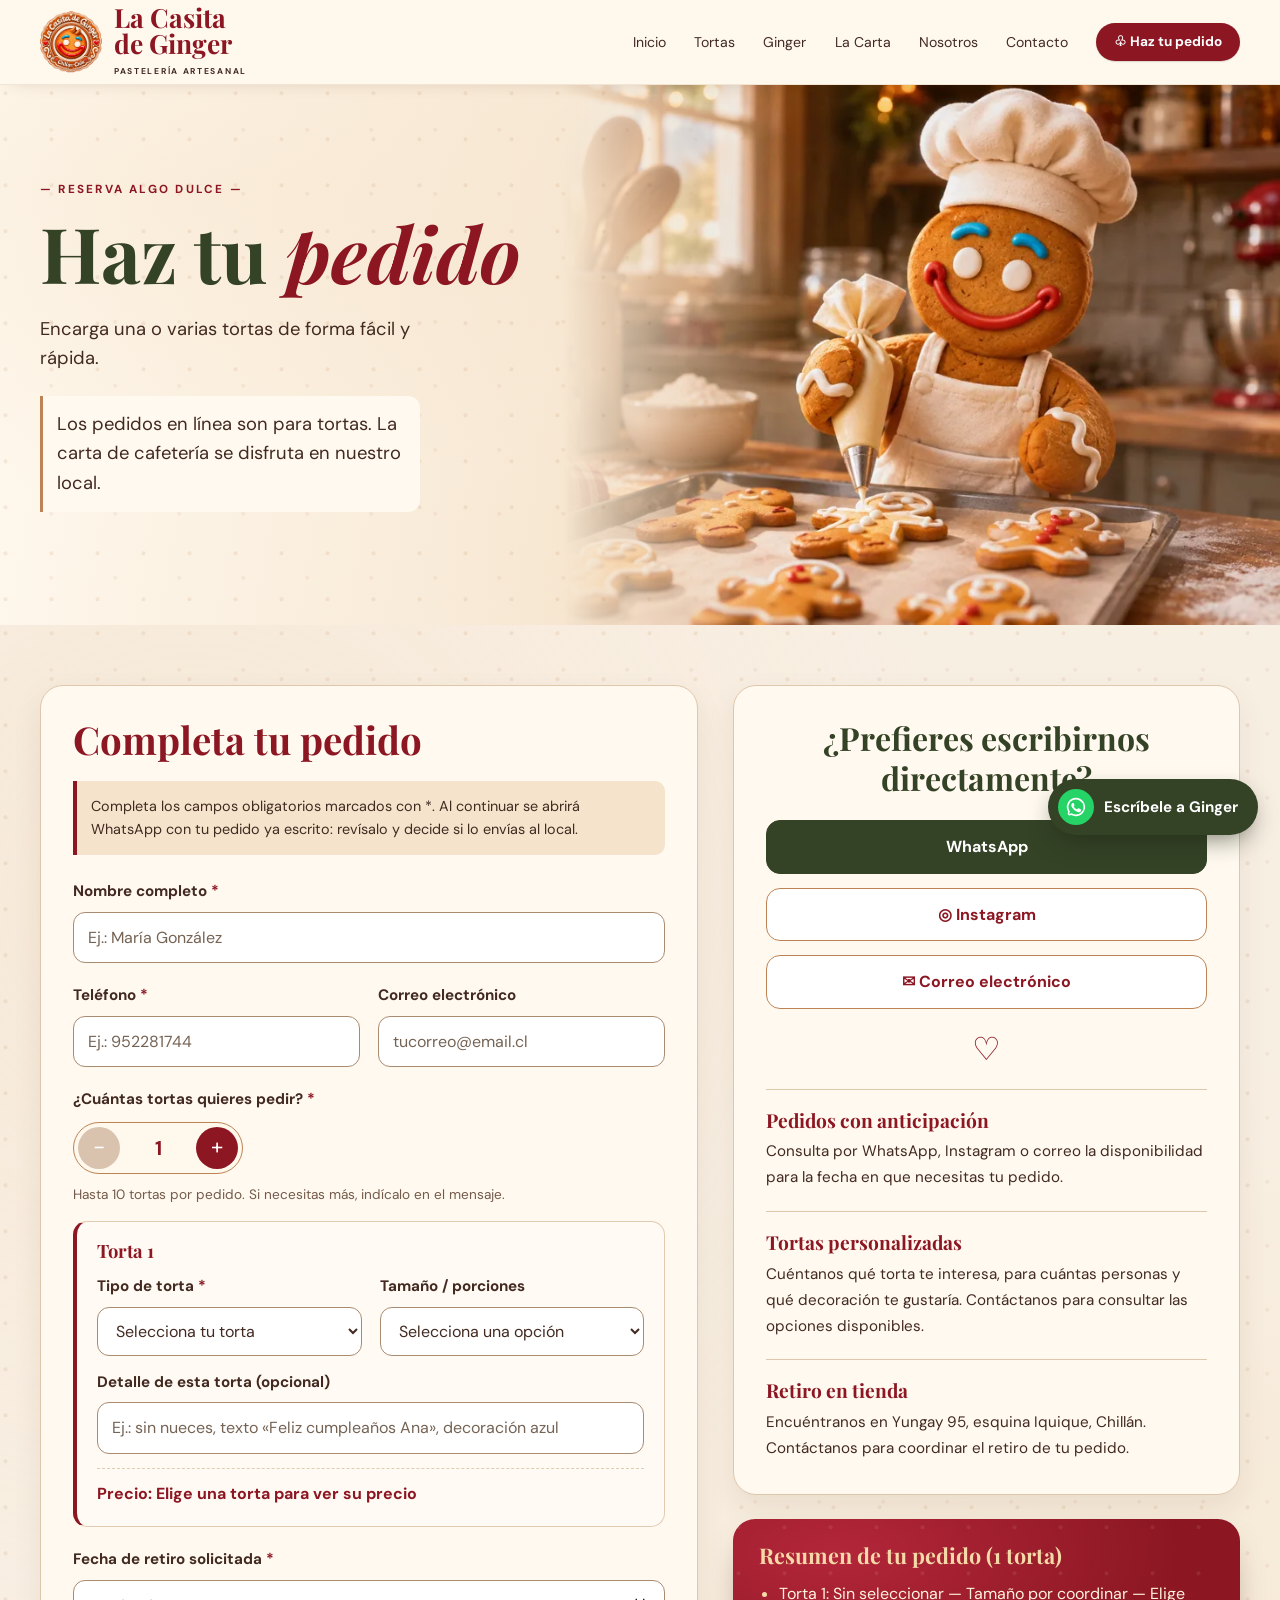
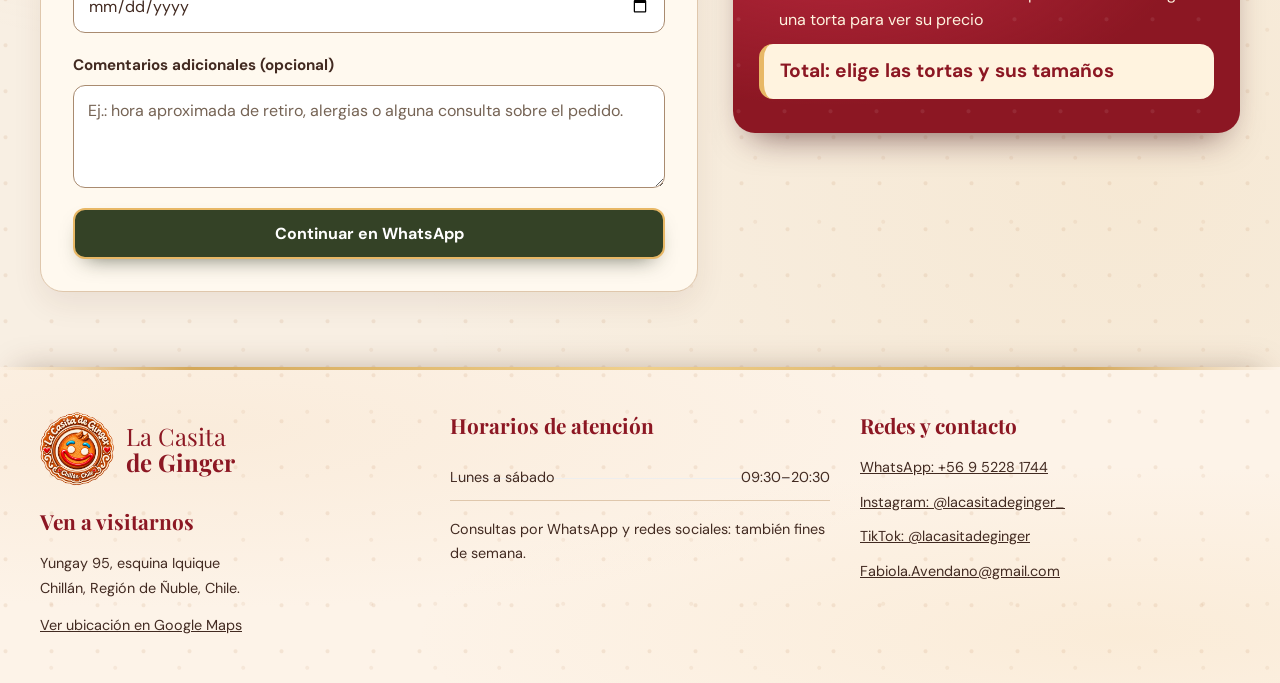
<file: pedido.html>
<!DOCTYPE html>
<html lang="es">
<head>
    <meta charset="utf-8">
    <meta name="viewport" content="width=device-width, initial-scale=1">
    <meta name="description"
          content="La Casita de Ginger: pastelería artesanal de Chillán, con magia navideña todo el año.">

    <title>Haz tu pedido | La Casita de Ginger</title>

    <!-- DANIELA: recursos y estilos compartidos. -->
    <link href="https://fonts.googleapis.com" rel="preconnect">
    <link href="https://fonts.gstatic.com" rel="preconnect" crossorigin>

    <link href="https://fonts.googleapis.com/css2?family=DM+Sans:wght@400;500;600;700&amp;family=Playfair+Display:ital,wght@0,500;0,600;0,700;1,500;1,600;1,700&amp;display=swap"
          rel="stylesheet">

    <link href="css/template.css" rel="stylesheet">
    <link href="css/base.css" rel="stylesheet">
    <link href="css/pedido.css" rel="stylesheet">
    <!-- Pie de página común (Constanza Contreras) -->
    <link href="css/footer.css" rel="stylesheet">
</head>

<body class="page-pedido">

    <!-- DANIELA: cabecera y navegación compartidas. -->
    <a class="skip-link" href="#contenido">Saltar al contenido</a>

    <header class="site-header" id="arriba">
        <div class="container nav-wrap">
            <a class="brand"
               href="index.html"
               aria-label="Volver al inicio de La Casita de Ginger">

                <img class="brand-logo"
                     src="img/optimizado/logo.webp"
                     alt="Logo oficial de La Casita de Ginger"
                     loading="eager">

                <span class="brand-copy">
                    <strong>La Casita<br>de Ginger</strong>
                    <small>PASTELERÍA ARTESANAL</small>
                </span>
            </a>

            <!-- Integración (Daniela González): botón de menú para celular de Jorge Aravena (js/assan-nav.js).
                 El menú es el mismo; en pantallas pequeñas se abre y se cierra con este botón. -->
            <button aria-controls="navbarRestaurant" aria-expanded="false" aria-label="Mostrar menú de navegación" class="menu-toggle" data-assan-toggle="" type="button"><span></span><span></span><span></span></button>
            <nav class="main-nav" id="navbarRestaurant" aria-label="Navegación principal">
                <a href="index.html">Inicio</a>
                <a href="index.html#tortas">Tortas</a>
                <a href="ginger.html">Ginger</a>
                <a href="carta.html">La Carta</a>
                <a href="index.html#nosotros">Nosotros</a>
                <a href="index.html#visitanos">Contacto</a>

                <a class="btn btn-small btn-primary is-active"
                   href="pedido.html"
                   aria-current="page">
                    ♧ Haz tu pedido
                </a>
            </nav>
        </div>
    </header>

    <main id="contenido">

        <!-- CONSTANZA EV3: conservar imagen e identidad visual. -->
        <section class="pedido-hero">
            <div class="container pedido-hero-grid">
                <div>
                    <p class="eyebrow">— RESERVA ALGO DULCE —</p>
                    <h1>Haz tu <em>pedido</em></h1>

                    <p>
                        Encarga una o varias tortas de forma fácil y rápida.
                    </p>

                    <p class="carta-local-nota">
                        Los pedidos en línea son para tortas.
                        La carta de cafetería se disfruta en nuestro local.
                    </p>
                </div>

                <img class="pedido-hero-mascot pedido-hero-photo"
                     src="img/optimizado/ginger-decorando-galletas.webp"
                     alt="Ginger decorando galletas"
                     loading="eager">
            </div>
        </section>

        <section class="pedido-content">
            <div class="container pedido-layout">

                <!-- CONSTANZA EV3:
                     Adaptación de classic-restaurant-reservation.html.
                     Tarjeta reservation-card, cuerpo form-body,
                     secciones de campos y bloque final form-bottom.
                     Sin PHP, captcha ni validación smart-form. -->

                <div class="pedido-form-panel reservation-card">
                    <h2>Completa tu pedido</h2>

                    <p class="pending-note" id="aviso-formulario">
                        Para preparar tu consulta, necesitas tener
                        JavaScript habilitado. También puedes contactarnos
                        directamente por WhatsApp, Instagram o correo.
                    </p>

                    <noscript>
                        <p>
                            El formulario requiere JavaScript.
                            Utiliza los enlaces de contacto de esta página.
                        </p>
                    </noscript>

                    <form id="form-pedido"
                          action="#"
                          method="get"
                          aria-describedby="aviso-formulario"
                          novalidate>

                        <div class="form-body">

                            <div class="section form-field">
                                <label for="pedido-nombre">
                                    Nombre completo <span>*</span>
                                </label>

                                <input type="text"
                                       id="pedido-nombre"
                                       name="nombre"
                                       autocomplete="name"
                                       placeholder="Ej.: María González"
                                       required>
                            </div>

                            <div class="row pedido-form-row">
                                <div class="col-md-6">
                                    <div class="section form-field">
                                        <label for="pedido-telefono">
                                            Teléfono <span>*</span>
                                        </label>

                                        <input type="tel"
                                               id="pedido-telefono"
                                               name="telefono"
                                               autocomplete="tel"
                                               placeholder="Ej.: 952281744"
                                               required>
                                    </div>
                                </div>

                                <div class="col-md-6">
                                    <div class="section form-field">
                                        <label for="pedido-correo">
                                            Correo electrónico
                                        </label>

                                        <input type="email"
                                               id="pedido-correo"
                                               name="correo"
                                               autocomplete="email"
                                               placeholder="tucorreo@email.cl">
                                    </div>
                                </div>
                            </div>

                            <!-- Integración (Daniela González): pedido de varias tortas.
                                 El contador indica cuántas tortas lleva el pedido y pedido.js
                                 agrega una ficha por torta (Torta 1, Torta 2...) a partir de
                                 la plantilla de abajo. Reemplaza los campos «Tipo de torta» y
                                 «Tamaño / porciones», que permitían una sola torta por pedido. -->
                            <div class="section form-field pedido-tortas">
                                <label for="pedido-cantidad">
                                    ¿Cuántas tortas quieres pedir? <span>*</span>
                                </label>

                                <div class="contador-tortas">
                                    <button type="button"
                                            class="contador-btn"
                                            id="tortas-menos"
                                            aria-label="Quitar una torta">−</button>

                                    <input type="number"
                                           id="pedido-cantidad"
                                           name="cantidad"
                                           min="1"
                                           max="10"
                                           value="1"
                                           inputmode="numeric"
                                           aria-describedby="ayuda-cantidad">

                                    <button type="button"
                                            class="contador-btn"
                                            id="tortas-mas"
                                            aria-label="Agregar una torta">+</button>
                                </div>

                                <p class="form-help" id="ayuda-cantidad">
                                    Hasta 10 tortas por pedido. Si necesitas más, indícalo en el mensaje.
                                </p>

                                <div class="lista-tortas" id="lista-tortas" aria-live="polite"></div>
                            </div>

                            <template id="plantilla-torta">
                                <fieldset class="torta-item">
                                    <legend class="torta-titulo">Torta 1</legend>

                                    <div class="row pedido-form-row">
                                        <div class="col-md-6">
                                            <div class="section form-field">
                                                <label class="torta-label-tipo">
                                                    Tipo de torta <span>*</span>
                                                </label>

                                                <select class="torta-tipo" required>
                                    <option value="">Selecciona tu torta</option>
                                    <option value="Torta Amor">Torta Amor</option>
                                    <option value="Torta Caluga">Torta Caluga</option>
                                    <option value="Torta Mocca Nuez">Torta Mocca Nuez</option>
                                    <option value="Torta de Piña Clásica">Torta de Piña Clásica</option>
                                    <option value="Torta 5 Leches">Torta 5 Leches</option>
                                    <option value="Torta 7 Sabores">Torta 7 Sabores</option>
                                    <option value="Torta 3 Leches Maracuyá">Torta 3 Leches Maracuyá</option>
                                    <option value="Torta Pompadour">Torta Pompadour</option>
                                    <option value="Torta Martuca">Torta Martuca</option>
                                    <option value="Torta Sra. Ginger">Torta Sra. Ginger</option>
                                    <option value="Torta Pie de Limón">Torta Pie de Limón</option>
                                    <option value="Torta personalizada">Torta personalizada</option>
                                                </select>
                                            </div>
                                        </div>

                                        <div class="col-md-6">
                                            <div class="section form-field">
                                                <label class="torta-label-porciones">
                                                    Tamaño / porciones
                                                </label>

                                                <select class="torta-porciones">
                                                    <option value="">Selecciona una opción</option>
                                                    <option>20 personas</option>
                                                    <option>30 personas</option>
                                                    <option>Otro (indicar en el detalle)</option>
                                                </select>
                                            </div>
                                        </div>
                                    </div>

                                    <div class="section form-field">
                                        <label class="torta-label-detalle">
                                            Detalle de esta torta (opcional)
                                        </label>

                                        <input type="text"
                                               class="torta-detalle"
                                               maxlength="200"
                                               placeholder="Ej.: sin nueces, texto «Feliz cumpleaños Ana», decoración azul">
                                    </div>
                                </fieldset>
                            </template>

                            <div class="section form-field">
                                <label for="pedido-fecha">
                                    Fecha de retiro solicitada <span>*</span>
                                </label>

                                <input type="date"
                                       id="pedido-fecha"
                                       name="fecha"
                                       required>
                            </div>

                            <div class="section form-field">
                                <!-- Integración (Daniela González): el detalle de cada torta va en su ficha;
                                     este campo opcional queda solo para comentarios generales del pedido. -->
                                <label for="pedido-mensaje">
                                    Comentarios adicionales (opcional)
                                </label>

                                <textarea id="pedido-mensaje"
                                          class="pedido-comentarios"
                                          name="mensaje"
                                          placeholder="Ej.: hora aproximada de retiro, alergias o alguna consulta sobre el pedido."
                                          rows="3"></textarea>
                            </div>

                        </div>

                        <div class="form-bottom">
                            <!-- pedido.js agrega aquí el resumen
                                 y habilita el botón al iniciarse. -->
                            <button class="btn btn-primary btn-submit"
                                    type="submit"
                                    title="Requiere JavaScript para preparar la consulta"
                                    disabled>
                                Continuar en WhatsApp
                            </button>
                        </div>
                    </form>
                </div>

                <!-- CONSTANZA EV3: contacto del emprendimiento. -->
                <aside class="pedido-side">
                    <div class="pedido-contact-card">
                        <h2>¿Prefieres escribirnos directamente?</h2>

                        <a class="contact-pill contact-whatsapp"
                           href="https://wa.me/56952281744?text=Hola%20Ginger%2C%20quiero%20hacer%20un%20pedido."
                           rel="noopener noreferrer"
                           target="_blank">
                            WhatsApp
                        </a>

                        <a class="contact-pill"
                           href="https://www.instagram.com/lacasitadeginger_/"
                           rel="noopener noreferrer"
                           target="_blank">
                            ◎ Instagram
                        </a>

                        <a class="contact-pill"
                           href="mailto:Fabiola.Avendano@gmail.com">
                            ✉ Correo electrónico
                        </a>

                        <div class="side-deco" aria-hidden="true">♡</div>

                        <div class="side-feature">
                            <h3>Pedidos con anticipación</h3>
                            <p>
                                Consulta por WhatsApp, Instagram o correo
                                la disponibilidad para la fecha
                                en que necesitas tu pedido.
                            </p>
                        </div>

                        <div class="side-feature">
                            <h3>Tortas personalizadas</h3>
                            <p>
                                Cuéntanos qué torta te interesa,
                                para cuántas personas y qué decoración
                                te gustaría. Contáctanos para consultar
                                las opciones disponibles.
                            </p>
                        </div>

                        <div class="side-feature">
                            <h3>Retiro en tienda</h3>
                            <p>
                                Encuéntranos en Yungay 95,
                                esquina Iquique, Chillán.
                                Contáctanos para coordinar
                                el retiro de tu pedido.
                            </p>
                        </div>
                    </div>
                </aside>

            </div>
        </section>
    </main>

    <!-- CONSTANZA EV3:
         Footer adaptado de classic-onepage-restaurant.html.
         Daniela integrará este bloque en las demás páginas. -->

    <footer class="footer site-footer footer-ginger" id="contacto">
        <div class="container">
            <div class="row">

                <div class="col-lg-4 col-md-6 footer-col">
                    <a class="footer-brand" href="index.html">
                        <img class="footer-logo"
                             src="img/optimizado/logo.webp"
                             alt="">

                        <span>
                            La Casita<br>
                            <strong>de Ginger</strong>
                        </span>
                    </a>

                    <h2 class="footer-heading">Ven a visitarnos</h2>

                    <address>
                        Yungay 95, esquina Iquique<br>
                        Chillán, Región de Ñuble, Chile.
                    </address>

                    <a href="https://www.google.com/maps/search/?api=1&amp;query=Yungay%2095%2C%20Chill%C3%A1n%2C%20Chile"
                       target="_blank"
                       rel="noopener noreferrer">
                        Ver ubicación en Google Maps
                    </a>
                </div>

                <div class="col-lg-4 col-md-6 footer-col">
                    <h2 class="footer-heading">Horarios de atención</h2>

                    <ul class="list-unstyled opening-time footer-horarios">
                        <li>
                            <span class="day">Lunes a sábado</span>
                            <span class="time">09:30–20:30</span>
                        </li>
                    </ul>

                    <p>
                        Consultas por WhatsApp y redes sociales:
                        también fines de semana.
                    </p>
                </div>

                <div class="col-lg-4 col-md-12 footer-col">
                    <h2 class="footer-heading">Redes y contacto</h2>

                    <ul class="list-unstyled footer-contactos">
                        <li>
                            <a href="https://wa.me/56952281744"
                               target="_blank"
                               rel="noopener noreferrer">
                                WhatsApp: +56 9 5228 1744
                            </a>
                        </li>

                        <li>
                            <a href="https://www.instagram.com/lacasitadeginger_/"
                               target="_blank"
                               rel="noopener noreferrer">
                                Instagram: @lacasitadeginger_
                            </a>
                        </li>

                        <li>
                            <a href="https://www.tiktok.com/@lacasitadeginger"
                               target="_blank"
                               rel="noopener noreferrer">
                                TikTok: @lacasitadeginger
                            </a>
                        </li>

                        <li>
                            <a href="mailto:Fabiola.Avendano@gmail.com">
                                Fabiola.Avendano@gmail.com
                            </a>
                        </li>
                    </ul>
                </div>

            </div>

            <!-- Integración (Daniela González): se quitó la línea del sitio académico para publicar la página. -->
        </div>
    </footer>

    <!-- DANIELA: botón flotante de WhatsApp. -->
    <a class="wa-float"
       id="btn-whatsapp"
       href="https://wa.me/56952281744?text=Hola%20Ginger%2C%20quiero%20hacer%20un%20pedido."
       rel="noopener noreferrer"
       target="_blank"
       aria-label="Escríbele a Ginger por WhatsApp">

        <svg aria-hidden="true" viewBox="0 0 24 24" class="wa-icon">
            <path d="M12 2a10 10 0 0 0-8.6 15.1L2 22l5-1.3A10 10 0 1 0 12 2zm0 18.2a8.2 8.2 0 0 1-4.2-1.1l-.3-.2-3 .8.8-2.9-.2-.3A8.2 8.2 0 1 1 12 20.2zm4.5-6.1c-.2-.1-1.5-.7-1.7-.8s-.4-.1-.6.1-.7.8-.8 1-.3.2-.5.1a6.7 6.7 0 0 1-3.3-2.9c-.2-.4.2-.4.7-1.3a.5.5 0 0 0 0-.5l-.8-1.8c-.2-.5-.4-.4-.6-.4h-.5a1 1 0 0 0-.7.3 3 3 0 0 0-.9 2.2 5.2 5.2 0 0 0 1.1 2.8 11.9 11.9 0 0 0 4.6 4c1.7.7 2.4.8 3.2.7a2.8 2.8 0 0 0 1.8-1.3 2.3 2.3 0 0 0 .2-1.3c-.1-.1-.3-.2-.5-.3z"></path>
        </svg>

        <span>Escríbele a Ginger</span>
    </a>

    <!-- DANIELA: botón Volver arriba. -->
    <a class="back-to-top"
       id="btn-arriba"
       href="#arriba"
       aria-label="Volver arriba">
        <i class="ti-angle-up"></i>
    </a>

    <!-- Recursos del template: no modificar. -->
    <script src="js/plugins/plugins.js"></script>

    <!-- JavaScript de Daniela. -->
    <script src="js/general.js"></script>
    <!-- JavaScript de Jorge Aravena (Ev. 3): menú en celular -->
    <script src="js/assan-nav.js"></script>

    <!-- JavaScript de Constanza. -->
    <script src="js/pedido.js"></script>

</body>
</html>
</file>
<file: css/base.css>
/* ======================================================
   AUTORA: DANIELA GONZÁLEZ — BASE GENERAL
   Paleta en variables, tipografía, modelo de caja, encabezado,
   navegación, botones y pie de página compartidos por todo el sitio.
   ====================================================== */
:root{--vino:#8c1723;--vino-dark:#6e101a;--pino:#344226;--vainilla:#f8efe3;--papel:#fff9ef;--crema:#f5e3cc;--caramelo:#be8355;--cafe:#422a21;--gris:#735b4b;--sombra:0 12px 30px #4f2c1714;--ancho:1200px;--radio:23px}
*{box-sizing:border-box}html{scroll-behavior:smooth}body{margin:0;background:var(--papel);color:var(--cafe);font:16px/1.6 'DM Sans',Arial,sans-serif}img{display:block;max-width:100%;height:auto}a{color:inherit}h1,h2,h3,p{margin-top:0}h1,h2,h3{font-family:'Playfair Display',Georgia,serif;line-height:1.13}h1{font-size:clamp(3rem,6.4vw,5.7rem)}h2{font-size:clamp(2rem,4.2vw,3.6rem)}h3{font-size:1.4rem}em{font-style:italic}button,input,select,textarea{font:inherit}input,select,textarea{color:var(--cafe)}.container{width:min(var(--ancho),calc(100% - 64px));margin-inline:auto}.section-anchor{scroll-margin-top:95px}.eyebrow{font-size:.73rem;font-weight:700;letter-spacing:.19em;color:var(--vino)}.btn{display:inline-flex;align-items:center;justify-content:center;gap:14px;padding:12px 27px;border-radius:999px;text-decoration:none;font-weight:700;line-height:1.2;cursor:pointer;border:1.5px solid transparent;transition:transform .2s,box-shadow .2s,background .2s}.btn:hover{transform:translateY(-2px);box-shadow:0 8px 18px #38160f22}.btn-primary{background:var(--vino);color:white}.btn-primary:hover{background:var(--vino-dark)}.btn-outline{color:var(--vino);border-color:var(--caramelo);background:#fff8ed}.btn-light{background:#fff4e4;color:var(--vino)}.btn-small{padding:10px 17px;font-size:.85rem}.site-header{position:relative;z-index:5;background:#fff8ed;border-bottom:1px solid #d8bfa258}.nav-wrap{display:flex;align-items:center;justify-content:space-between;gap:28px;min-height:102px}.brand{display:flex;align-items:center;gap:12px;text-decoration:none;flex-shrink:0}.brand-logo{width:74px;height:74px;object-fit:contain}.brand-copy strong{display:block;font:700 1.65rem/.98 'Playfair Display',Georgia,serif;color:var(--vino)}.brand-copy small{display:block;margin-top:8px;font-size:.53rem;letter-spacing:.2em;font-weight:700}.main-nav{display:flex;align-items:center;gap:clamp(12px,2.2vw,30px);flex-wrap:wrap;justify-content:flex-end}.main-nav>a:not(.btn){font-size:.88rem;text-decoration:none;position:relative}.main-nav>a:not(.btn):hover,.main-nav>a.is-active:not(.btn){color:var(--vino)}.main-nav>a.is-active:not(.btn)::after{content:"";position:absolute;bottom:-9px;height:2px;background:var(--vino);left:0;right:0}.section-heading{text-align:center;max-width:720px;margin:0 auto 38px}.section-heading .eyebrow{margin-bottom:4px}.section-heading h2{margin-bottom:5px;color:var(--pino)}.section-heading h2 em{color:var(--vino)}.section-heading p:last-child{margin:10px auto 0;max-width:570px}.heart-deco{font:2rem Georgia,serif;color:var(--vino);line-height:1}.pending-note{font-size:.82rem;color:var(--gris);border-left:3px solid #bf9c73;padding:7px 10px;background:#fff5e5}.site-footer{background:#fdf3e8;border-top:1px solid #e9d5c2;padding:40px 0 16px}.footer-inner{display:grid;grid-template-columns:1.05fr 1.2fr 1.2fr 1.3fr;gap:24px}.footer-brand{font:1.5rem/1 'Playfair Display',serif;color:var(--vino);text-decoration:none}.footer-label{font-size:.7rem;color:var(--vino);font-weight:700;letter-spacing:.1em}.footer-inner p{font-size:.84rem;margin:7px 0}.footer-inner a:hover{color:var(--vino)}.footer-bottom{text-align:center;border-top:1px solid #ead9c7;margin-top:26px;padding-top:13px;font-size:.7rem;color:var(--gris)}.skip-link{position:absolute;top:-100px;left:8px;z-index:999;background:#fff;padding:6px}.skip-link:focus{top:8px}#contenido{min-height:50vh}
@media(max-width:900px){.nav-wrap{align-items:flex-start;flex-direction:column;padding:12px 0 18px;gap:14px}.main-nav{justify-content:flex-start}.footer-inner{grid-template-columns:repeat(2,1fr)}}
@media(max-width:580px){.container{width:min(var(--ancho),calc(100% - 30px))}.brand-logo{width:60px;height:60px}.brand-copy strong{font-size:1.4rem}.main-nav{gap:12px 18px}.main-nav>a:not(.btn){font-size:.83rem}.footer-inner{grid-template-columns:1fr}.site-footer{padding-top:28px}}

.decorated-corners{position:relative;isolation:isolate}.decorated-corners:before{content:'';position:absolute;inset:0;z-index:-1;background-image:none;background-size:100% 100%;background-repeat:no-repeat;pointer-events:none;opacity:.78}.decorated-corners>.container{position:relative;z-index:1}.work-placeholder{color:#85634f;font-style:italic;font-size:.89rem;line-height:1.55;border:1px dashed #be967a;background:#fff9f1d9;padding:12px 14px;border-radius:12px}.cake-info .work-placeholder{font-size:.74rem;padding:6px;border:0;background:transparent}.menu-category .work-placeholder{padding:14px}.decorated-corners{overflow:hidden}
@media(max-width:700px){.decorated-corners:before{background-size:100% auto;background-position:top center;opacity:.55}}

.decorated-corners::before{content:none!important;background-image:none!important}
.work-placeholder{min-height:44px;display:flex;align-items:center;justify-content:center;text-align:center;color:#8c1723;background:#fff9f0;border:1.5px dashed #c19d7b;border-radius:13px;font-style:normal;font-weight:600;font-size:.84rem;padding:15px}


/* ======================================================
   EVALUACIÓN 3 · DANIELA GONZÁLEZ
   Reglas generales movidas desde ajustes-daniela.css
   (bloques 1 tipografías, 12 pie de página, 16 menú fijo,
   25 botón de WhatsApp y su parte del responsive).
   ====================================================== */
@font-face{font-family:'Lora Local';src:url('../fonts/lora-variable.ttf') format('truetype');font-weight:400 700;font-style:normal;font-display:swap}
@font-face{font-family:'Lora Local';src:url('../fonts/lora-italic-variable.ttf') format('truetype');font-weight:400 700;font-style:italic;font-display:swap}
@font-face{font-family:'Poppins Local';src:url('../fonts/poppins-regular.ttf') format('truetype');font-weight:400;font-display:swap}
@font-face{font-family:'Poppins Local';src:url('../fonts/poppins-medium.ttf') format('truetype');font-weight:500 600;font-display:swap}
@font-face{font-family:'Poppins Local';src:url('../fonts/poppins-bold.ttf') format('truetype');font-weight:700;font-display:swap}
:root{
  --serif:'Playfair Display','Lora Local',Georgia,serif;
  --sans:'DM Sans','Poppins Local',Arial,sans-serif;
  --dorado:#e8b866;
}
body,button,input,select,textarea{font-family:var(--sans)}
h1,h2,h3,.brand-copy strong,.footer-brand,.heart-deco{font-family:var(--serif)}
h4,.eyebrow,.footer-label,.btn{font-family:var(--sans)}
.footer-brand{display:flex;align-items:center;gap:12px;align-self:start}
.footer-logo{width:68px;height:68px;object-fit:contain;flex-shrink:0}
.footer-brand span{display:block;line-height:1.05}
.site-header{position:sticky;top:0;z-index:50;box-shadow:0 4px 18px -12px #4f2c1755}
.nav-wrap{min-height:84px}
.brand-logo{width:62px;height:62px}
.section-anchor{scroll-margin-top:100px}
@media(max-width:900px){
  .nav-wrap{padding:8px 0 10px;gap:8px}
.brand-logo{width:48px;height:48px}
.brand-copy small{display:none}
}
.wa-float{position:fixed;right:22px;bottom:22px;z-index:60;display:inline-flex;align-items:center;gap:10px;padding:10px 20px 10px 10px;border-radius:999px;background:var(--pino);color:#fff;font-weight:700;font-size:.95rem;text-decoration:none;box-shadow:0 10px 26px -8px #1d2614a6;transition:transform .2s,background .2s}
.wa-float:hover{transform:translateY(-3px);background:#26311c;color:#fff}
.wa-icon{width:36px;height:36px;padding:7px;border-radius:50%;background:#25d366;fill:#fff;flex-shrink:0}
@media(max-width:760px){
  .wa-float{padding:8px;right:16px;bottom:16px}
.wa-float span{display:none}
}
@media(prefers-reduced-motion:reduce){
  .wa-float{transition:none}
}

/* ======================================================
   INTEGRACIÓN (Daniela González) · Títulos de las secciones de color
   Etiqueta superior dorada que se usa en las partes rojas y verdes
   (Experiencias y Misión y Visión), igual que en "Su misión".
   ====================================================== */
.section-kicker{margin:0 0 10px;font:700 .74rem/1 var(--sans);letter-spacing:.22em;color:#f6d9a8}

/* ======================================================
   INTEGRACIÓN (Daniela González) · Puntitos y luces sutiles
   Las secciones claras de todas las páginas llevan los mismos
   puntitos de nieve y luces suaves de las partes de color, pero
   muy suaves. Se dibujan detrás del contenido (z-index:-1),
   sin tapar textos ni imágenes.
   ====================================================== */
main>section:not(.testimonials-section):not(.ginger-mission),.site-footer{position:relative;isolation:isolate}
main>section:not(.testimonials-section):not(.ginger-mission)::after,.site-footer::after{
  content:"";position:absolute;inset:0;z-index:-1;pointer-events:none;
  background:
    radial-gradient(circle at 12% 18%,#be835524 0 1.5px,transparent 2.5px) 0 0/46px 46px,
    radial-gradient(circle at 80% 70%,#be83551a 0 1.5px,transparent 2.5px) 0 0/64px 64px,
    radial-gradient(ellipse at 15% 20%,#f2d9b947 0%,transparent 50%),
    radial-gradient(ellipse at 88% 85%,#e8b8661f 0%,transparent 45%)}

/* ======================================================
   INTEGRACIÓN (Daniela González) · Menú en celular
   Botón de tres líneas para la navegación de Jorge Aravena
   (js/assan-nav.js agrega la clase is-open al menú).
   ====================================================== */
.menu-toggle{display:none}
@media(max-width:900px){
  .nav-wrap{flex-direction:row;flex-wrap:wrap;align-items:center;padding:8px 0}
  .menu-toggle{display:inline-flex;flex-direction:column;justify-content:center;gap:5px;width:46px;height:42px;margin-left:auto;padding:0 11px;border:1px solid #c7a185;border-radius:10px;background:#fff8ed;cursor:pointer}
  .menu-toggle span{display:block;height:2px;border-radius:2px;background:var(--vino)}
  .menu-toggle:focus-visible{outline:3px solid #b4774d;outline-offset:3px}
  .main-nav{display:none;flex-basis:100%;flex-direction:column;align-items:stretch;gap:2px;padding:6px 0 12px}
  .main-nav.is-open{display:flex}
  .main-nav>a:not(.btn){padding:10px 12px;border-radius:8px}
  .main-nav>a.is-active:not(.btn){background:#f5e7d7}
  .main-nav>a.is-active:not(.btn)::after{display:none}
  .main-nav>.btn{align-self:flex-start;margin-top:6px}
}

/* ======================================================
   EVALUACIÓN 3 · DANIELA GONZÁLEZ
   Botón "Volver arriba": se usa el botón back-to-top del template.
   Aparece al bajar la página (js/general.js agrega la clase .show).
   Se le da el color de la marca y se ubica sobre el botón de WhatsApp
   para que no se tapen.
   ====================================================== */
.back-to-top{background:var(--vino);color:#fff;text-decoration:none;text-align:center;right:30px;bottom:96px;box-shadow:0 8px 20px #38160f33}
.back-to-top:hover,.back-to-top:focus{background:var(--vino-dark);color:#fff}
@media(max-width:760px){.back-to-top{right:20px;bottom:80px;width:44px;height:44px}.back-to-top i{line-height:44px;font-size:22px}}


/* DANIELA: Corrección del icono Volver arriba */

.back-to-top i {
    display: none;
}

.back-to-top::after {
    content: "";
    display: block;
    position: absolute;
    top: 50%;
    left: 50%;
    width: 12px;
    height: 12px;
    border-top: 3px solid #fff;
    border-left: 3px solid #fff;
    transform: translate(-50%, -25%) rotate(45deg);
}

/* DANIELA: Ajuste de posición de botones flotantes */

.wa-float {
    bottom: 65px;
}

.back-to-top {
    bottom: 139px;
}

/* Ajuste para dispositivos móviles */
@media (max-width: 760px) {
    .wa-float {
        bottom: 60px;
    }

    .back-to-top {
        bottom: 124px;
    }
}

/* =====================================================================
   EVALUACIÓN 3 · Reglas trasladadas desde ajustes-daniela.css
   (Integración, Daniela González). Corresponden a: Daniela González (botones generales).
   Se copiaron tal cual, en el mismo orden, y se eliminó ajustes-daniela.css
   como pidió la docente (no tener un archivo de ajustes aparte).
   ===================================================================== */
.btn-outline-light{color:#fff3df;border-color:#f6d9a8;background:transparent}
.btn-outline-light:hover{background:#fff3df;color:var(--vino)}
/* 23. TORTAS COMO PROTAGONISTAS: botón de pedido en cada torta, foto que se acerca al pasar el mouse */
/* → EV3: lo de Jorge Medina ya está en tortas.css. Lo que queda aquí se revisa al unir. */
.hero-actions{display:flex;flex-wrap:wrap;gap:12px}
.btn-whatsapp{background:var(--pino);color:#fff;border:0}
.btn-whatsapp:hover{background:#26311c;color:#fff}
/* Nota bajo el título de los encabezados (se usa en Inicio, La Carta y Haz tu pedido) */
.carta-local-nota a{color:var(--vino);font-weight:700}
.carta-local-nota{display:inline-block;margin:4px 0 22px;padding:8px 14px;border-left:3px solid var(--caramelo);background:#fff8ee;border-radius:0 10px 10px 0;font-size:.92rem;color:var(--cafe)}
</file>
<file: css/ginger.css>
/* =============================================================
   AUTOR: JORGE ARAVENA — CONOCE A GINGER E INSTITUCIONAL
   Página Conoce a Ginger (encabezado, historia, aventuras, misión)
   y, en el inicio, bienvenida, presentación, Quiénes somos,
   Misión, Visión y Testimonios.
   ============================================================= */

/* 1. GINGER: encabezado grande fundido con el fondo. */
.page-ginger .ginger-hero {
  background: linear-gradient(100deg, var(--papel), var(--crema));
  overflow: hidden;
}
.page-ginger .ginger-hero-grid {
  display: grid;
  grid-template-columns: minmax(0, 45fr) minmax(0, 55fr);
  align-items: center;
  min-height: 460px;
}
.page-ginger .ginger-hero-grid > div {
  position: relative;
  z-index: 1;
  padding: 52px 0;
}
.page-ginger .ginger-hero h1 {
  color: var(--pino);
  font-size: clamp(3.2rem, 6.1vw, 5.9rem);
  line-height: 1.07;
  margin-bottom: 22px;
}
.page-ginger .ginger-hero h1 em { color: var(--vino); }
.page-ginger .ginger-hero p:not(.eyebrow) {
  max-width: 440px;
  font-size: 1.15rem;
  line-height: 1.7;
}
.page-ginger .ginger-hero-mascot.ginger-hero-photo {
  display: block;
  width: 116%;
  max-width: none;
  height: 100%;
  min-height: 460px;
  object-fit: cover;
  object-position: 60% center;
  align-self: stretch;
  -webkit-mask-image: linear-gradient(90deg, transparent, black 25%);
  mask-image: linear-gradient(90deg, transparent, black 25%);
}
.page-ginger .ginger-hero-actions {
  display: flex;
  flex-wrap: wrap;
  align-items: center;
  gap: 18px;
  margin-top: 28px;
}
.page-ginger .ginger-text-link {
  color: var(--vino);
  font-weight: 700;
  text-underline-offset: 5px;
}

/* 2. HISTORIA: doce escenas en orden, sin recortar las láminas. */
.page-ginger .ginger-story {
  background: var(--papel);
  padding: clamp(48px, 6vw, 80px) 0;
}
.page-ginger .story-source-note {
  color: var(--gris);
  font-size: .85rem;
}
.page-ginger .ginger-chapter-nav {
  display: flex;
  align-items: center;
  justify-content: center;
  flex-wrap: wrap;
  gap: 8px;
  margin-bottom: 36px;
}
.page-ginger .ginger-chapter-nav > span {
  color: var(--gris);
  margin-right: 12px;
  font-size: .9rem;
}
.page-ginger .ginger-chapter-nav a {
  display: inline-flex;
  align-items: center;
  justify-content: center;
  min-width: 44px;
  min-height: 44px;
  border: 1px solid var(--caramelo);
  border-radius: 50%;
  color: var(--vino);
  text-decoration: none;
  font-size: .85rem;
  font-weight: 700;
  transition: background .2s, color .2s;
}
.page-ginger .ginger-chapter-nav a:hover {
  color: var(--papel);
  background: var(--vino);
}
.page-ginger .story-grid {
  display: grid;
  grid-template-columns: repeat(2, minmax(0, 1fr));
  gap: 24px;
}
.page-ginger .story-page {
  display: grid;
  grid-template-columns: minmax(0, 44fr) minmax(0, 56fr);
  align-items: center;
  gap: 22px;
  margin: 0;
  padding: 16px;
  border: 1px solid var(--crema);
  border-radius: 18px;
  background: var(--vainilla);
  box-shadow: var(--sombra);
  scroll-margin-top: 28px;
}
.page-ginger .story-page img {
  width: 100%;
  height: auto;
  border-radius: 9px;
}
.page-ginger .story-number {
  display: block;
  color: var(--vino);
  font-size: .68rem;
  font-weight: 700;
  letter-spacing: .16em;
  margin-bottom: 12px;
}
.page-ginger .story-page h3 {
  font-size: clamp(1.35rem, 2vw, 1.75rem);
  color: var(--pino);
  margin-bottom: 14px;
}
.page-ginger .story-page p {
  font-size: .93rem;
  line-height: 1.75;
  margin-bottom: 0;
}
.page-ginger .story-page:target {
  outline: 2px solid var(--vino);
  outline-offset: 4px;
}

/* 3. AVENTURAS: galería independiente del cuento. */
.page-ginger .adventures-section {
  padding: clamp(48px, 6vw, 80px) 0;
  background: linear-gradient(var(--vainilla), var(--crema));
}
.page-ginger .adventures-grid {
  display: grid;
  grid-template-columns: repeat(4, minmax(0, 1fr));
  gap: 24px;
}
.page-ginger .adventure-card {
  margin: 0;
  padding: 14px 14px 20px;
  border-radius: 18px;
  background: var(--papel);
  border: 1px solid var(--crema);
  box-shadow: var(--sombra);
  transition: transform .2s;
}
.page-ginger .adventure-card img {
  width: 100%;
  height: 235px;
  object-fit: contain;
  border-radius: 10px;
}
.page-ginger .adventure-card figcaption {
  color: var(--vino);
  text-align: center;
  margin-top: 16px;
  font-family: 'Playfair Display', Georgia, serif;
  font-size: 1.12rem;
  line-height: 1.4;
}
@media (hover: hover) {
  .page-ginger .adventure-card:hover { transform: translateY(-5px); }
}
.page-ginger .ginger-mission {
  padding: 64px 0;
  background: var(--vino);
  color: var(--papel);
  text-align: center;
}
.page-ginger .ginger-mission h2 { margin-bottom: 20px; }
.page-ginger .ginger-mission p {
  max-width: 640px;
  margin: 0 auto 28px;
  line-height: 1.8;
}

/* 4. INICIO: presentación y bienvenida de Jorge Aravena. */
#bienvenida .ginger-welcome-copy {
  max-width: 500px;
  padding-right: 24px;
  font-size: .95rem;
}
#ginger-presentacion { padding: 72px 0; }
#ginger-presentacion .ginger-intro-grid {
  grid-template-columns: minmax(0, .65fr) minmax(0, 1.35fr);
  gap: 28px 48px;
}
#ginger-presentacion .ginger-intro-figure { margin: 0; }
#ginger-presentacion .ginger-intro-character {
  width: 100%;
  max-width: 380px;
  margin-inline: auto;
}
#ginger-presentacion .ginger-intro-text { padding: 0; }
#ginger-presentacion .ginger-intro-text p {
  font-size: 1rem;
  line-height: 1.8;
}
#ginger-presentacion .polaroid-row {
  grid-column: 1 / -1;
  gap: 28px;
  padding: 26px 12px 10px;
}
#ginger-presentacion .polaroid {
  width: min(28%, 240px);
  padding: 10px 10px 16px;
  background: var(--papel);
  transform: rotate(-3deg);
  box-shadow: var(--sombra);
}
#ginger-presentacion .polaroid:nth-child(2) { transform: rotate(3deg); }
#ginger-presentacion .polaroid img {
  height: auto;
  aspect-ratio: auto;
  object-fit: contain;
}
#ginger-presentacion .polaroid figcaption {
  color: var(--vino);
  font-size: .95rem;
  line-height: 1.5;
  padding-top: 12px;
}

/* 5. NOSOTROS: fotografías completas y valores en dos columnas. */
#nosotros { padding: 72px 0; }
#nosotros .about-grid {
  grid-template-columns: minmax(0, 1fr) minmax(0, 1fr);
  gap: 40px 48px;
  align-items: center;
}
#nosotros .about-photo { min-width: 0; }
#nosotros .about-photo img.full-image,
#nosotros .local-gallery-item img {
  width: 100%;
  height: auto;
  aspect-ratio: auto;
  object-fit: contain;
  max-height: none;
  border-radius: 18px;
}
#nosotros .about-copy p { font-size: 1rem; line-height: 1.8; }
#nosotros .about-values {
  grid-column: 1 / -1;
  display: grid;
  grid-template-columns: repeat(2, minmax(0, 1fr));
  gap: 24px;
  padding: 0;
  border: 0;
}
#nosotros .about-values article {
  margin: 0;
  padding: 32px;
  border: 1px solid var(--crema);
  border-radius: 18px;
  background: var(--papel);
  box-shadow: var(--sombra);
}
#nosotros .about-values h3 { margin-bottom: 16px; font-size: 1.7rem; }
#nosotros .about-values p { font-size: 1rem; line-height: 1.8; margin: 0; }
#nosotros .local-gallery { margin-top: 0; }
#nosotros .local-gallery-item { width: min(100%, 720px); }
#testimonios { padding: 64px 0; background: var(--crema); }
#testimonios .pending-note {
  max-width: 570px;
  margin: 24px auto 0;
  padding: 16px 20px;
  background: var(--papel);
  border-color: var(--caramelo);
  text-align: left;
  font-size: .95rem;
}

/* 6. ACCESIBILIDAD y adaptación a tablet y celular. */
.page-ginger main a:focus-visible,
#ginger-presentacion a:focus-visible {
  outline: 3px solid var(--pino);
  outline-offset: 5px;
}
@media (max-width: 1000px) {
  .page-ginger .story-grid { grid-template-columns: 1fr; }
  .page-ginger .story-page { grid-template-columns: minmax(0, 1fr) minmax(0, 1.5fr); gap: 32px; }
  .page-ginger .story-page img { max-height: 360px; object-fit: contain; }
  .page-ginger .adventures-grid { grid-template-columns: repeat(3, minmax(0, 1fr)); }
  #nosotros .about-grid { gap: 28px; }
}
@media (max-width: 700px) {
  .page-ginger .ginger-hero-grid { grid-template-columns: 1fr; min-height: 0; }
  .page-ginger .ginger-hero-grid > div { padding: 36px 0 16px; }
  .page-ginger .ginger-hero h1 { font-size: clamp(3rem, 12vw, 4.2rem); }
  .page-ginger .ginger-hero-mascot.ginger-hero-photo {
    width: 100%;
    min-height: 0;
    height: 340px;
    object-position: center;
    -webkit-mask-image: linear-gradient(0deg, black 68%, transparent);
    mask-image: linear-gradient(0deg, black 68%, transparent);
  }
  .page-ginger .adventures-grid { grid-template-columns: repeat(2, minmax(0, 1fr)); gap: 16px; }
  .page-ginger .adventure-card img { height: 190px; }
  #bienvenida .ginger-welcome-copy { padding-right: 0; }
  #ginger-presentacion .ginger-intro-grid { grid-template-columns: 1fr; gap: 24px; }
  #ginger-presentacion .ginger-intro-character { max-width: 250px; }
  #ginger-presentacion .polaroid-row { gap: 14px; padding-inline: 5px; }
  #ginger-presentacion .polaroid { width: 31%; padding: 7px 7px 12px; }
  #ginger-presentacion .polaroid figcaption { font-size: .8rem; }
  #nosotros .about-grid,
  #nosotros .about-values { grid-template-columns: 1fr; }
  #nosotros .about-values article { padding: 26px; }
}
@media (max-width: 520px) {
  .page-ginger .story-page { grid-template-columns: 1fr; gap: 24px; padding: 18px; }
  .page-ginger .story-page img { max-height: none; }
  .page-ginger .story-page h3 { font-size: 1.6rem; }
  .page-ginger .story-page p { font-size: 1rem; }
  .page-ginger .ginger-chapter-nav > span { flex-basis: 100%; text-align: center; margin: 0 0 8px; }
  .page-ginger .adventure-card { padding: 10px 10px 16px; }
  .page-ginger .adventure-card img { height: 155px; }
  .page-ginger .adventure-card figcaption { font-size: 1rem; }
  #ginger-presentacion .polaroid-row { flex-wrap: wrap; gap: 22px; }
  #ginger-presentacion .polaroid { width: min(70%, 240px); }
  #ginger-presentacion .polaroid figcaption { font-size: 1rem; }
}
@media (prefers-reduced-motion: reduce) {
  html { scroll-behavior: auto; }
  .page-ginger main *, #ginger-presentacion * { transition: none; }
  .page-ginger .adventure-card:hover { transform: none; }
}


/* ===== JORGE ARAVENA | NOSOTROS: DISEÑO REVISADO (NOVIEMBRE 2026) =====
   Composición basada en el boceto: fachada | Quiénes somos | Misión y Visión.
   Este bloque solo afecta a #nosotros y no cambia el trabajo del equipo.
   Escritorio: tres columnas alineadas. Tablet: dos columnas y valores debajo.
   Celular: una columna sin desbordamientos.
*/
#nosotros > .container {
  width: min(1500px, calc(100% - 72px));
}
#nosotros .about-grid {
  display: grid;
  grid-template-columns: minmax(0, 1.13fr) minmax(0, 1.40fr) minmax(0, 1fr);
  align-items: start;
  column-gap: clamp(22px, 1.75vw, 32px);
  row-gap: 36px;
}
#nosotros .about-photo {
  grid-column: 1;
  grid-row: 1;
  min-width: 0;
  margin-top: 18px;
}
#nosotros .about-photo img.full-image {
  display: block;
  width: 100%;
  max-width: none;
  height: auto;
  aspect-ratio: auto;
  object-fit: contain;
  border-radius: 22px;
}
#nosotros .about-copy {
  grid-column: 2;
  grid-row: 1;
  min-width: 0;
}
#nosotros .about-copy h2 {
  margin: 0 0 21px;
  font-size: clamp(2.35rem, 3.05vw, 3.45rem);
  line-height: 1.12;
  overflow-wrap: normal;
}
#nosotros .about-copy p {
  margin: 0 0 15px;
  font-size: 1rem;
  line-height: 1.7;
}
#nosotros .about-copy p:last-of-type {
  margin-bottom: 0;
}
#nosotros .about-values {
  grid-column: 3;
  grid-row: 1;
  display: grid;
  grid-template-columns: minmax(0, 1fr);
  gap: 16px;
  min-width: 0;
  padding: 0;
  margin-top: 22px;
  border: 0;
  align-self: start;
}
#nosotros .about-values article {
  margin: 0;
  padding: 21px 22px;
  border: 1px solid #f1dbc4;
  border-radius: 18px;
  background: #fffaf3;
  box-shadow: var(--sombra);
}
#nosotros .about-values h3 {
  margin: 0 0 9px;
  font-size: clamp(1.35rem, 1.4vw, 1.6rem);
  line-height: 1.25;
}
#nosotros .about-values p {
  margin: 0;
  font-size: .94rem;
  line-height: 1.62;
}
#nosotros .local-gallery {
  grid-column: 1 / -1;
  grid-row: 2;
  margin-top: 18px;
}

/* Tablet: la imagen y el texto quedan lado a lado; las dos tarjetas debajo. */
@media (min-width: 741px) and (max-width: 1100px) {
  #nosotros > .container { width: min(980px, calc(100% - 48px)); }
  #nosotros .about-grid {
    grid-template-columns: minmax(0, .95fr) minmax(0, 1.05fr);
    column-gap: 30px;
    row-gap: 26px;
  }
  #nosotros .about-photo { grid-column: 1; grid-row: 1; }
  #nosotros .about-photo img.full-image { max-width: 100%; }
  #nosotros .about-copy { grid-column: 2; grid-row: 1; }
  #nosotros .about-copy h2 { font-size: clamp(2.3rem, 4vw, 3rem); }
  #nosotros .about-values {
    grid-column: 1 / -1;
    grid-row: 2;
    grid-template-columns: repeat(2, minmax(0, 1fr));
    margin-top: 0;
  }
  #nosotros .local-gallery { grid-column: 1 / -1; grid-row: 3; margin-top: 12px; }
}

/* Celular: elementos uno debajo de otro, sin recortes ni columnas forzadas. */
@media (max-width: 740px) {
  #nosotros > .container { width: min(100% - 30px, 560px); }
  #nosotros .about-grid {
    grid-template-columns: minmax(0, 1fr);
    gap: 25px;
  }
  #nosotros .about-photo,
  #nosotros .about-copy,
  #nosotros .about-values,
  #nosotros .local-gallery {
    grid-column: 1;
    grid-row: auto;
  }
  #nosotros .about-photo { margin-top: 0; }
  #nosotros .about-photo img.full-image { max-width: 430px; margin-inline: auto; }
  #nosotros .about-copy h2 { font-size: clamp(2.2rem, 9vw, 3rem); margin-bottom: 15px; }
  #nosotros .about-values {
    grid-template-columns: minmax(0, 1fr);
    gap: 15px;
    margin-top: 0;
  }
  #nosotros .about-values article { padding: 21px; }
  #nosotros .local-gallery { margin-top: 8px; }
}

/* Enlace al cuento completo, situado después de la lámina 12. */
.page-ginger .ginger-story-complete { margin-top: 32px; margin-bottom: 0; }
.page-ginger .ginger-story-complete a { color: var(--vino); font-weight: 700; text-decoration: underline; text-underline-offset: 4px; }
.page-ginger .ginger-story-complete a:hover { color: var(--caramelo); }

/* ======================================================
   INTEGRACIÓN (Daniela González) · Su misión
   Más estética sin cambiar colores ni contenido:
   - Fondo vino con luces suaves y puntitos de nieve.
   - Etiqueta superior, "misión" en cursiva dorada y una línea decorativa.
   - Un mensaje de Ginger, firmado por ella, en una nota translúcida.
   ====================================================== */
.page-ginger .ginger-mission {
  position: relative;
  overflow: hidden;
  padding: 84px 0;
  background:
    radial-gradient(circle at 12% 18%, #ffffff14 0 1.5px, transparent 2.5px) 0 0 / 46px 46px,
    radial-gradient(circle at 80% 70%, #ffffff10 0 1.5px, transparent 2.5px) 0 0 / 64px 64px,
    radial-gradient(ellipse at 22% 50%, #b3263a 0%, transparent 55%),
    radial-gradient(ellipse at 90% 10%, #f6d9a81f 0%, transparent 45%),
    var(--vino);
}
.page-ginger .ginger-mission .mission-grid { position: relative; z-index: 1; }
.page-ginger .ginger-mission .mission-copy .mission-eyebrow {
  margin: 0 0 10px;
  font: 700 .74rem/1 var(--sans);
  letter-spacing: .22em;
  color: #f6d9a8;
}
.page-ginger .ginger-mission .mission-copy h2 { margin-bottom: 18px; }
.page-ginger .ginger-mission .mission-copy h2 em { color: #f6d9a8; font-style: italic; }
.page-ginger .ginger-mission .mission-copy h2::after {
  content: "";
  display: block;
  width: 72px;
  height: 3px;
  margin-top: 16px;
  border-radius: 3px;
  background: #f6d9a8;
}
.page-ginger .ginger-mission .mission-message {
  max-width: 520px;
  margin: 0 0 30px;
  padding: 18px 22px;
  border-left: 3px solid #f6d9a8;
  border-radius: 0 16px 16px 0;
  background: #ffffff12;
}
.page-ginger .ginger-mission .mission-copy .mission-message p {
  margin: 0 0 12px;
  max-width: none;
  font: italic 500 1.15rem/1.6 var(--serif);
  color: #fff3df;
}
.page-ginger .ginger-mission .mission-message footer {
  display: flex;
  align-items: center;
  gap: 10px;
  font-size: .9rem;
  color: #f6d9a8;
}
.page-ginger .ginger-mission .mission-message footer img {
  width: 36px;
  height: 36px;
  object-fit: contain;
  border-radius: 50%;
  background: #fff8ec;
  padding: 3px;
}
.page-ginger .ginger-mission .mission-message strong { color: #fff3df; }
.page-ginger .ginger-mission .mission-postit { transition: transform .3s ease; }
.page-ginger .ginger-mission .mission-postit:hover { transform: rotate(-1deg) translateY(-4px); }
@media (max-width: 760px) {
  .page-ginger .ginger-mission { padding: 64px 0; }
  .page-ginger .ginger-mission .mission-copy h2::after { margin-inline: auto; }
  .page-ginger .ginger-mission .mission-message { margin-inline: auto; text-align: left; }
}
@media (prefers-reduced-motion: reduce) {
  .page-ginger .ginger-mission .mission-postit { transition: none; }
}

/* =====================================================================
   EVALUACIÓN 3 · Reglas trasladadas desde ajustes-daniela.css
   (Integración, Daniela González). Corresponden a: Jorge Aravena (Conoce a Ginger: libro, aventuras, encabezado y Su misión).
   Se copiaron tal cual, en el mismo orden, y se eliminó ajustes-daniela.css
   como pidió la docente (no tener un archivo de ajustes aparte).
   ===================================================================== */
/* =====================================================================
   EVALUACIÓN 3 · NOTA DE DANIELA GONZÁLEZ
   La profesora pidió no tener un archivo de "ajustes" aparte. Este archivo
   se mantiene SOLO mientras cada uno migra su parte, para que el sitio no
   pierda el diseño. Cada bloque tiene una línea "→ EV3: este bloque pasa a ..."
   que dice a qué archivo y a quién le corresponde moverlo.
   Al mover un bloque, cópialo tal cual al final de tu archivo, revisa que
   tu página se vea igual y avisa a Daniela para borrarlo de aquí.
   Daniela ya movió sus bloques a base.css e inicio.css (los que tenían
   reglas de otros integrantes conservan aquí solo esa parte).
   Cuando esté vacío, se elimina este archivo.
   ===================================================================== */
/* =====================================================================
   AUTORA: DANIELA GONZÁLEZ — INTEGRACIÓN Y DISEÑO FINAL
   Se carga al final en las cuatro páginas. Ajusta el diseño con
   selectores de igual o mayor especificidad, sin modificar las hojas
   de los demás integrantes. Incluye las interacciones hechas solo con CSS.
   ===================================================================== */
/* 1. TIPOGRAFÍAS --------------------------------------------------------
   Playfair Display y DM Sans se cargan desde Google Fonts.
   Si no hay internet, el sitio usa copias locales (carpeta /fonts):
   Lora (títulos) y Poppins (texto). Ningún texto queda sin tipografía. */
/* → EV3: la parte de Daniela ya está en base.css / inicio.css. Lo que queda aquí es de: Jorge Aravena (ginger.css y carta.css). */
.page-ginger .adventure-card figcaption{font-family:var(--serif)}
/* 3. HÉROES: imagen pegada a la esquina superior derecha, sin espacio
   sobrante en la orilla, y texto centrado verticalmente. */
/* → EV3: la parte de Daniela ya está en base.css / inicio.css. Lo que queda aquí es de: Jorge Aravena (ginger.css y carta.css: héroes de Ginger y La Carta) (la parte de Constanza Contreras ya está en pedido.css). */
.page-ginger .ginger-hero{position:relative;display:flex;align-items:center;min-height:540px;overflow:hidden}
.page-ginger .ginger-hero-grid{position:static;display:block;min-height:0}
.page-ginger .ginger-hero-grid>div{position:relative;z-index:2;max-width:min(520px,47%);padding:64px 0 60px}
.page-ginger .ginger-hero-mascot.ginger-hero-photo{
  position:absolute;top:0;right:0;bottom:0;left:auto;
  width:56%;height:100%;min-height:0;max-width:none;max-height:none;
  object-fit:cover;object-position:center 35%;opacity:1;filter:none;
  -webkit-mask-image:linear-gradient(90deg,transparent 0,#000 30%);
  mask-image:linear-gradient(90deg,transparent 0,#000 30%);
}
@keyframes desplegar{from{opacity:0;transform:translateY(-6px)}to{opacity:1;transform:none}}
/* 10. HISTORIA DE GINGER — LIBRO CON HOJAS QUE GIRAN (solo CSS).
   Cada .flip-leaf es una hoja con dos caras. Al marcar #hoja-N la hoja gira 180° sobre el lomo.
   Las casillas usan position: fixed para que la página no se desplace al hacer clic. */
/* → EV3: este bloque pasa a ginger.css · Jorge Aravena */
.flipbook{max-width:1000px;margin:0 auto}
.flip-check{position:fixed;top:50%;left:50%;width:1px;height:1px;opacity:0;pointer-events:none}
.flip-stage{position:relative;width:100%;aspect-ratio:8/5;perspective:2600px;transform:translateX(-25%);transition:transform 1.2s cubic-bezier(.4,.1,.25,1)}
.flipbook:has(#hoja-0:checked) .flip-stage{transform:none}
.flipbook:has(#hoja-12:checked) .flip-stage{transform:translateX(25%)}
.flip-leaf{position:absolute;top:0;left:50%;width:50%;height:100%;transform-origin:left center;transform-style:preserve-3d;
  z-index:calc(100 - var(--k));transition:transform 1.5s cubic-bezier(.4,.1,.25,1),z-index 0s linear .75s}
.flip-face{position:absolute;inset:0;overflow:hidden;-webkit-backface-visibility:hidden;backface-visibility:hidden}
.flip-back{transform:rotateY(180deg)}
/* página de texto (derecha) */
.page-text{display:flex;flex-direction:column;justify-content:flex-start;padding:60px 50px 100px;
  border:3px solid var(--vino-dark);border-left:0;border-radius:0 10px 10px 0;
  background:linear-gradient(90deg,#d9c3a466,transparent 9%) ,repeating-linear-gradient(180deg,transparent 0 37px,#e9d6bf 37px 38px) 0 23px,#fffaf1;
  box-shadow:10px 16px 34px -18px #3a170f8c}
.page-text .story-number{display:block;color:var(--vino);font-size:.7rem;font-weight:700;letter-spacing:.16em;margin-bottom:12px}
.page-text h3{color:var(--pino);font-size:clamp(1.6rem,2.8vw,2.3rem);line-height:1.15;margin-bottom:16px}
.page-text p{font:italic 1.18rem/38px var(--serif);color:var(--cafe);margin:0}
.page-text .story-controls{position:absolute;left:50px;right:50px;bottom:28px;display:flex;align-items:center;justify-content:space-between;padding:0;margin:0}
/* página de ilustración (izquierda, reverso de la hoja) */
.page-img{border:3px solid var(--vino-dark);border-right:0;border-radius:10px 0 0 10px;background:#fffaf1;box-shadow:-10px 16px 34px -18px #3a170f8c}
.page-img img{width:100%;height:100%;object-fit:cover}
.page-img::after{content:"";position:absolute;top:0;bottom:0;right:0;width:40px;background:linear-gradient(270deg,#3a170f40,transparent);pointer-events:none}
.page-img .story-prev{position:absolute;left:24px;bottom:24px;z-index:2}
/* portada y contraportada */
.page-cover{display:block;cursor:pointer;border-radius:4px 10px 10px 4px;box-shadow:10px 18px 40px -14px #3a170fa6;background:#efe0c8}
.page-cover img{width:100%;height:100%;object-fit:cover;object-position:center top}
.page-cover::before{content:"";position:absolute;top:0;bottom:0;left:0;width:18px;background:linear-gradient(90deg,#00000033,#ffffff22 60%,transparent);z-index:2}
.book-cover-btn{position:absolute;left:50%;bottom:26px;transform:translateX(-50%);padding:12px 26px;border-radius:999px;background:var(--vino);color:#fff;font-weight:700;font-size:.95rem;box-shadow:0 8px 18px #38160f44;white-space:nowrap}
.page-cover:hover .book-cover-btn{background:var(--vino-dark)}
.page-end{display:flex;flex-direction:column;align-items:center;justify-content:center;text-align:center;gap:6px;border-radius:10px 4px 4px 10px;background:var(--vino);color:#fff3df;padding:40px}
.page-end .fin{font:italic 600 3rem/1 var(--serif);color:#f6d9a8;margin:0}
.page-end .story-prev{position:absolute;left:24px;bottom:24px;background:#fff3df}
.story-arrow{display:inline-flex;align-items:center;justify-content:center;width:50px;height:50px;border-radius:50%;border:1.5px solid var(--caramelo);color:var(--vino);font:400 1.9rem/1 var(--serif);cursor:pointer;background:#fff;transition:background .2s,color .2s}
.story-arrow:hover{background:var(--vino);color:#fff}
.story-count{font-size:.9rem;font-weight:600;color:var(--gris)}
.flip-hint{margin:26px 0 0;text-align:center;font-size:.85rem;color:var(--gris)}
@media(max-width:760px){
  /* en celular las hojas giran de abajo hacia arriba, como un calendario */
.flip-stage,.flipbook:has(#hoja-0:checked) .flip-stage,.flipbook:has(#hoja-12:checked) .flip-stage{transform:none}
  .flip-stage{aspect-ratio:4/5}
  .flipbook:has(#hoja-0:checked) .flip-stage{aspect-ratio:2/5}
  .flip-leaf{left:0;top:0;width:100%;height:100%;transform-origin:center top}
  .flipbook:has(#hoja-0:checked) .flip-leaf{top:50%;height:50%}
  .flip-back{transform:rotateX(180deg)}
  .page-text{border:3px solid var(--vino-dark);border-top:0;border-radius:0 0 10px 10px;padding:30px 24px 84px}
  .page-text .story-controls{left:24px;right:24px;bottom:18px}
  .page-img{border:3px solid var(--vino-dark);border-bottom:0;border-radius:10px 10px 0 0}
  .page-img::after{display:none}
}
@media(prefers-reduced-motion:reduce){
  .flip-leaf,.flip-stage{transition:none}
}
#hoja-0:checked ~ .flip-stage .leaf-0{transform:rotateY(-180deg);z-index:calc(50 + var(--k))}
#hoja-0:focus-visible ~ .flip-stage .leaf-0 .story-arrow,#hoja-0:focus-visible ~ .flip-stage .leaf-0 .book-cover-btn{outline:3px solid var(--pino);outline-offset:3px}
#hoja-1:checked ~ .flip-stage .leaf-1{transform:rotateY(-180deg);z-index:calc(50 + var(--k))}
#hoja-1:focus-visible ~ .flip-stage .leaf-1 .story-arrow,#hoja-1:focus-visible ~ .flip-stage .leaf-1 .book-cover-btn{outline:3px solid var(--pino);outline-offset:3px}
#hoja-2:checked ~ .flip-stage .leaf-2{transform:rotateY(-180deg);z-index:calc(50 + var(--k))}
#hoja-2:focus-visible ~ .flip-stage .leaf-2 .story-arrow,#hoja-2:focus-visible ~ .flip-stage .leaf-2 .book-cover-btn{outline:3px solid var(--pino);outline-offset:3px}
#hoja-3:checked ~ .flip-stage .leaf-3{transform:rotateY(-180deg);z-index:calc(50 + var(--k))}
#hoja-3:focus-visible ~ .flip-stage .leaf-3 .story-arrow,#hoja-3:focus-visible ~ .flip-stage .leaf-3 .book-cover-btn{outline:3px solid var(--pino);outline-offset:3px}
#hoja-4:checked ~ .flip-stage .leaf-4{transform:rotateY(-180deg);z-index:calc(50 + var(--k))}
#hoja-4:focus-visible ~ .flip-stage .leaf-4 .story-arrow,#hoja-4:focus-visible ~ .flip-stage .leaf-4 .book-cover-btn{outline:3px solid var(--pino);outline-offset:3px}
#hoja-5:checked ~ .flip-stage .leaf-5{transform:rotateY(-180deg);z-index:calc(50 + var(--k))}
#hoja-5:focus-visible ~ .flip-stage .leaf-5 .story-arrow,#hoja-5:focus-visible ~ .flip-stage .leaf-5 .book-cover-btn{outline:3px solid var(--pino);outline-offset:3px}
#hoja-6:checked ~ .flip-stage .leaf-6{transform:rotateY(-180deg);z-index:calc(50 + var(--k))}
#hoja-6:focus-visible ~ .flip-stage .leaf-6 .story-arrow,#hoja-6:focus-visible ~ .flip-stage .leaf-6 .book-cover-btn{outline:3px solid var(--pino);outline-offset:3px}
#hoja-7:checked ~ .flip-stage .leaf-7{transform:rotateY(-180deg);z-index:calc(50 + var(--k))}
#hoja-7:focus-visible ~ .flip-stage .leaf-7 .story-arrow,#hoja-7:focus-visible ~ .flip-stage .leaf-7 .book-cover-btn{outline:3px solid var(--pino);outline-offset:3px}
#hoja-8:checked ~ .flip-stage .leaf-8{transform:rotateY(-180deg);z-index:calc(50 + var(--k))}
#hoja-8:focus-visible ~ .flip-stage .leaf-8 .story-arrow,#hoja-8:focus-visible ~ .flip-stage .leaf-8 .book-cover-btn{outline:3px solid var(--pino);outline-offset:3px}
#hoja-9:checked ~ .flip-stage .leaf-9{transform:rotateY(-180deg);z-index:calc(50 + var(--k))}
#hoja-9:focus-visible ~ .flip-stage .leaf-9 .story-arrow,#hoja-9:focus-visible ~ .flip-stage .leaf-9 .book-cover-btn{outline:3px solid var(--pino);outline-offset:3px}
#hoja-10:checked ~ .flip-stage .leaf-10{transform:rotateY(-180deg);z-index:calc(50 + var(--k))}
#hoja-10:focus-visible ~ .flip-stage .leaf-10 .story-arrow,#hoja-10:focus-visible ~ .flip-stage .leaf-10 .book-cover-btn{outline:3px solid var(--pino);outline-offset:3px}
#hoja-11:checked ~ .flip-stage .leaf-11{transform:rotateY(-180deg);z-index:calc(50 + var(--k))}
#hoja-11:focus-visible ~ .flip-stage .leaf-11 .story-arrow,#hoja-11:focus-visible ~ .flip-stage .leaf-11 .book-cover-btn{outline:3px solid var(--pino);outline-offset:3px}
#hoja-12:checked ~ .flip-stage .leaf-12{transform:rotateY(-180deg);z-index:calc(50 + var(--k))}
#hoja-12:focus-visible ~ .flip-stage .leaf-12 .story-arrow,#hoja-12:focus-visible ~ .flip-stage .leaf-12 .book-cover-btn{outline:3px solid var(--pino);outline-offset:3px}
@media(max-width:760px){
  #hoja-0:checked ~ .flip-stage .leaf-0{transform:rotateX(180deg)}
  #hoja-1:checked ~ .flip-stage .leaf-1{transform:rotateX(180deg)}
  #hoja-2:checked ~ .flip-stage .leaf-2{transform:rotateX(180deg)}
  #hoja-3:checked ~ .flip-stage .leaf-3{transform:rotateX(180deg)}
  #hoja-4:checked ~ .flip-stage .leaf-4{transform:rotateX(180deg)}
  #hoja-5:checked ~ .flip-stage .leaf-5{transform:rotateX(180deg)}
  #hoja-6:checked ~ .flip-stage .leaf-6{transform:rotateX(180deg)}
  #hoja-7:checked ~ .flip-stage .leaf-7{transform:rotateX(180deg)}
  #hoja-8:checked ~ .flip-stage .leaf-8{transform:rotateX(180deg)}
  #hoja-9:checked ~ .flip-stage .leaf-9{transform:rotateX(180deg)}
  #hoja-10:checked ~ .flip-stage .leaf-10{transform:rotateX(180deg)}
  #hoja-11:checked ~ .flip-stage .leaf-11{transform:rotateX(180deg)}
  #hoja-12:checked ~ .flip-stage .leaf-12{transform:rotateX(180deg)}
}
/* 11. AVENTURAS: solo 7, centradas */
/* → EV3: este bloque pasa a ginger.css · Jorge Aravena */
.page-ginger .adventures-grid{display:flex;flex-wrap:wrap;justify-content:center;gap:24px}
.page-ginger .adventure-card{flex:0 1 calc(25% - 18px);min-width:0}
/* 13. RESPONSIVE ---------------------------------------------------------- */
/* → EV3: este bloque pasa a cada archivo (cada uno se lleva el responsive de su sección) */
@media(max-width:980px){
  .page-ginger .adventure-card{flex-basis:calc(33.333% - 16px)}
}
@media(max-width:760px){
  .page-ginger .ginger-hero{display:block;min-height:0}
  .page-ginger .ginger-hero-grid>div{max-width:none;padding:56px 0 18px}
  .page-ginger .ginger-hero-mascot.ginger-hero-photo{
    position:relative;display:block;width:calc(100% + 64px);height:300px;margin-inline:-32px;
    -webkit-mask-image:linear-gradient(0deg,#000 70%,transparent);mask-image:linear-gradient(0deg,#000 70%,transparent)}
  .page-ginger .adventure-card{flex-basis:calc(50% - 12px)}
}
@media(max-width:580px){
  .page-ginger .ginger-hero-mascot.ginger-hero-photo{margin-inline:-15px}
  .page-ginger .ginger-hero-mascot.ginger-hero-photo{width:calc(100% + 30px)}
}
/* 19. AVENTURAS: al presionar "Ver aventura" la tarjeta se da vuelta como una carta y
   en el reverso aparece la mini historia (textos creativos sobre Ginger). */
/* → EV3: este bloque pasa a ginger.css · Jorge Aravena */
.page-ginger .adventures-grid{perspective:1600px}
.page-ginger .adventure-card{position:relative;overflow:visible;padding-bottom:62px;transform-style:preserve-3d;
  transition:transform .9s cubic-bezier(.4,.1,.25,1)}
.page-ginger .adventure-card > img,.page-ginger .adventure-card > figcaption,.adv-tab{-webkit-backface-visibility:hidden;backface-visibility:hidden}
.adv-check{position:fixed;top:50%;left:50%;width:1px;height:1px;opacity:0;pointer-events:none}
.adv-tab{position:absolute;left:50%;bottom:14px;transform:translateX(-50%);display:inline-flex;align-items:center;gap:8px;padding:8px 18px;border-radius:999px;background:var(--vino);color:#fff;font-size:.82rem;font-weight:700;cursor:pointer;white-space:nowrap;transition:background .2s}
.adv-tab:hover{background:var(--vino-dark)}
.adv-panel{position:absolute;inset:0;z-index:3;display:flex;flex-direction:column;justify-content:center;align-items:flex-start;gap:18px;padding:28px 24px;
  background:var(--vino);color:#fff3df;border-radius:18px;border:6px solid var(--vino);outline:1.5px solid #f6d9a8;outline-offset:-14px;
  transform:rotateY(180deg) translateZ(1px);-webkit-backface-visibility:hidden;backface-visibility:hidden}
.adv-panel p{margin:0;font:italic 1.05rem/1.7 var(--serif)}
.adv-close{padding:6px 16px;border-radius:999px;border:1.5px solid #f6d9a8;color:#f6d9a8;font-size:.8rem;font-weight:700;cursor:pointer}
.page-ginger .adventure-card:has(.adv-check:checked),.page-ginger .adventure-card:has(.adv-check:checked):hover{transform:rotateY(180deg)}
.adv-check:focus-visible + .adv-tab{outline:3px solid var(--pino);outline-offset:3px}
@media(prefers-reduced-motion:reduce){
  .page-ginger .adventure-card{transition:none}
}
/* 20. DETALLES FINALES */
/* Su misión (Ginger): dos botones */
/* → EV3: este bloque pasa a ginger.css · Jorge Aravena */
.page-ginger .mission-actions{display:flex;flex-wrap:wrap;justify-content:center;gap:14px}
/* 34. SU MISIÓN (página de Ginger): imagen de Ginger formando un corazón junto al texto */
/* → EV3: este bloque pasa a ginger.css · Jorge Aravena */
.page-ginger .ginger-mission .mission-grid{display:grid;grid-template-columns:minmax(0,.85fr) minmax(0,1.15fr);gap:56px;align-items:center;text-align:left}
.mission-corazon{width:100%;max-width:420px;aspect-ratio:1;object-fit:cover;border-radius:50%;border:6px solid #f6d9a8;box-shadow:0 26px 40px -20px #2a050ab3;justify-self:center}
.page-ginger .ginger-mission .mission-copy h2,.page-ginger .ginger-mission .mission-copy p{text-align:left;margin-left:0}
.page-ginger .ginger-mission .mission-copy p{max-width:46ch;font-size:1.1rem;line-height:1.8}
.page-ginger .ginger-mission .mission-actions{justify-content:flex-start}
@media(max-width:760px){
  .page-ginger .ginger-mission .mission-grid{grid-template-columns:1fr;gap:28px;text-align:center}
  .mission-corazon{max-width:260px}
  .page-ginger .ginger-mission .mission-copy h2,.page-ginger .ginger-mission .mission-copy p{text-align:center;margin-inline:auto}
  .page-ginger .ginger-mission .mission-actions{justify-content:center}
}
/* Su misión: la imagen se ve como un post-it pegado (cuadrado, papel amarillo, levemente girado) */
/* → EV3: este bloque pasa a ginger.css · Jorge Aravena */
.mission-corazon{border-radius:3px;border:0;aspect-ratio:auto;width:min(100%,380px);height:auto;padding:16px 16px 44px;background:linear-gradient(180deg,#fbe7a1,#f6dc85);
  transform:rotate(-3deg);box-shadow:2px 4px 0 #e2c264,14px 22px 26px -14px #1b0306cc;object-fit:cover}
@media(max-width:760px){
  .mission-corazon{width:250px}
}
/* Su misión: nota blanca sostenida con la misma cinta adhesiva, con mensaje de Ginger */
/* → EV3: este bloque pasa a ginger.css · Jorge Aravena */
.mission-postit{position:relative;justify-self:center;width:min(100%,380px);margin:0;padding:16px 16px 18px;background:#fffdf8;border-radius:3px;
  transform:rotate(-3deg);box-shadow:2px 4px 0 #e8dccb,14px 22px 26px -14px #1b0306cc}
.mission-postit::before{content:"";position:absolute;top:-18px;left:50%;z-index:3;width:130px;height:36px;
  background:url('../img/optimizado/cinta-adhesiva.webp') center/100% 100% no-repeat;transform:translateX(-50%) rotate(2deg);filter:drop-shadow(0 2px 2px #4f2c1726)}
.mission-postit .mission-corazon{display:block;width:100%;max-width:none;aspect-ratio:1;object-fit:cover;padding:0;background:none;border:0;border-radius:2px;box-shadow:none;transform:none}
.mission-postit figcaption{margin-top:14px;text-align:center;font:italic 600 1.35rem/1.3 var(--serif);color:var(--vino)}
@media(max-width:760px){
  .mission-postit{width:260px}
  .mission-postit .mission-corazon{width:100%}
}
</file>
<file: css/tortas.css>
/* Autor: Jorge Medina
   Estilos de las secciones de tortas, torta personalizada, galería de modelos
   y experiencias de clientes en la página de inicio. */

.cakes-section {
    padding: 72px 0 66px;
    background: linear-gradient(180deg, #fff3e3, var(--papel));
}

.cakes-section .section-heading h2 {
    font-size: clamp(2.4rem, 4.4vw, 3.6rem);
}

/* Botones para filtrar las tortas por categoría */
.cake-filters {
    display: flex;
    flex-wrap: wrap;
    justify-content: center;
    gap: 10px;
    margin: 24px 0 12px;
}

.filter-btn {
    padding: 9px 20px;
    border-radius: 999px;
    border: 1.5px solid var(--vino);
    background: #fffdf9;
    color: var(--vino);
    font-family: var(--sans);
    font-size: 0.9rem;
    font-weight: 600;
    cursor: pointer;
    transition: background 0.2s ease, color 0.2s ease, transform 0.2s ease;
}

.filter-btn:hover {
    background: #fff1df;
    transform: translateY(-1px);
}

.filter-btn.is-active {
    background: var(--vino);
    color: #fff;
    border-color: var(--vino);
}

.filter-status {
    text-align: center;
    font-size: 0.88rem;
    color: var(--gris);
    margin: 0 0 26px;
}

/* Grilla principal de tortas */
.cake-grid {
    display: grid;
    grid-template-columns: repeat(4, minmax(0, 1fr));
    gap: 22px;
    align-items: stretch;
    max-width: none;
}

.cake-card {
    overflow: hidden;
    background: linear-gradient(#fff3e0, #f7e4cb);
    border: 1px solid #e9d8c4;
    border-radius: 24px;
    box-shadow: 0 4px 10px #5535170b;
    transition: transform 0.25s ease, box-shadow 0.25s ease;
}

.cake-card.is-hidden {
    display: none;
}

.cake-direct {
    display: flex;
    flex-direction: column;
}

.cake-direct:hover,
.cake-card:hover {
    transform: translateY(-4px);
    box-shadow: var(--sombra);
}

.cake-photo {
    width: 100%;
    aspect-ratio: 4 / 3;
    height: auto;
    object-fit: cover;
    display: block;
}

.cake-direct .cake-photo {
    transition: transform 0.45s ease;
}

.cake-direct:hover .cake-photo {
    transform: scale(1.06);
}

.cake-info {
    padding: 15px 14px;
    text-align: center;
}

.cake-direct .cake-info {
    flex: 1;
    display: flex;
    flex-direction: column;
    text-align: left;
    padding: 18px 20px 20px;
}

.cake-info h3 {
    color: var(--vino);
    font-size: 1.18rem;
    margin: 0 0 7px;
}

.cake-direct .cake-info h3 {
    font-size: clamp(1.12rem, 1.5vw, 1.3rem);
    margin: 0 0 8px;
}

.cake-description {
    font-size: 0.84rem;
    margin: 5px 0;
    color: #555;
    line-height: 1.45;
}

.cake-direct .cake-info .cake-description {
    flex: 1;
    font-size: 0.86rem;
    line-height: 1.6;
    color: var(--cafe);
    margin: 0 0 14px;
}

/* Lista de porciones y precios con guía punteada (corrige color blanco heredado de .card-image) */
.cake-prices {
    list-style: none;
    margin: 0;
    padding: 12px 0 0;
    border-top: 1px solid #e3cbae;
}

.cake-card .cake-prices li,
.cake-card .cake-prices li span {
    color: var(--cafe);
}

.cake-prices li {
    display: flex;
    align-items: baseline;
    gap: 8px;
    font-size: 0.88rem;
    line-height: 1.9;
    color: var(--cafe);
}

.cake-prices li span {
    white-space: nowrap;
}

.cake-prices li::after {
    content: "";
    order: 1;
    flex: 1;
    border-bottom: 2px dotted #cfae8c;
    transform: translateY(-4px);
}

.cake-prices li strong {
    order: 2;
    color: #fff;
    background: var(--pino);
    padding: 2px 10px;
    border-radius: 7px;
    min-width: 0;
    margin: 0;
    font-size: 0.84rem;
    line-height: 1.5;
    font-weight: 700;
    white-space: nowrap;
}

.cake-prices li + li {
    margin-top: 6px;
}

.cake-price {
    font-size: 0.9rem;
    margin: 10px 0 0 0;
    color: var(--pino);
    font-weight: 700;
}

.cake-order {
    display: block;
    margin-top: 16px;
    padding: 10px 16px;
    border-radius: 999px;
    background: var(--vino);
    color: #fff;
    text-align: center;
    font-weight: 700;
    font-size: 0.9rem;
    text-decoration: none;
    transition: background 0.2s ease, color 0.2s ease;
}

.cake-order:hover {
    background: var(--vino-dark);
    color: #fff;
}

/* Tarjeta especial de invitación a torta personalizada */
.cake-special {
    display: flex;
    flex-direction: column;
    text-decoration: none;
    color: inherit;
    border-radius: 24px;
    background: linear-gradient(180deg, #fff, #fbe9d4);
    outline: 2px dashed var(--caramelo);
    outline-offset: -8px;
    overflow: hidden;
}

.cake-special:hover {
    transform: translateY(-4px);
    box-shadow: var(--sombra);
}

.cake-special .cake-photo {
    width: 100%;
    aspect-ratio: 4 / 3;
    height: auto;
    object-fit: cover;
}

.cake-special .cake-info {
    flex: 1;
    display: flex;
    flex-direction: column;
    text-align: left;
    padding: 18px 20px 20px;
}

.cake-special h3 {
    color: var(--vino);
    font-size: clamp(1.12rem, 1.5vw, 1.3rem);
    margin: 0 0 8px;
}

.cake-special .cake-description {
    flex: 1;
    font-size: 0.86rem;
    line-height: 1.6;
    margin: 0 0 12px;
}

.cake-special-price {
    margin: 0;
    padding-top: 12px;
    border-top: 1px solid #e3cbae;
    font-weight: 700;
    color: var(--pino);
    font-size: 0.9rem;
}

/* Sección torta personalizada y galería de modelos */
.perso-section {
    padding: 80px 0 70px;
    background: var(--vainilla);
}

.perso-section .perso-grid {
    display: grid;
    grid-template-columns: minmax(0, 0.95fr) minmax(0, 1.05fr);
    gap: 48px;
    align-items: center;
    margin-inline: auto;
}

.perso-section .perso-collage,
.perso-section .perso-copy {
    max-width: 100%;
    flex: none;
    width: 100%;
    padding-inline: 0;
}

.perso-collage {
    margin: 0;
    display: grid;
    grid-template-columns: 1fr 1fr;
    grid-template-rows: auto;
    gap: 16px;
    align-items: start;
}

.perso-collage img,
.perso-collage .perso-main {
    width: 100%;
    aspect-ratio: 4 / 5;
    height: auto;
    object-fit: cover;
    object-position: center 60%;
    border-radius: 22px;
    box-shadow: var(--sombra);
}

.perso-collage img:nth-of-type(2) {
    margin-top: 40px;
}

.perso-collage figcaption {
    grid-column: 1 / -1;
    text-align: center;
    font-size: 0.85rem;
    font-style: italic;
    color: var(--gris);
    margin-top: 6px;
}

.perso-copy h2 {
    color: var(--pino);
    font-size: clamp(2.4rem, 4.4vw, 3.6rem);
    margin-bottom: 16px;
}

.perso-copy h2 em {
    color: var(--vino);
}

.perso-copy > p {
    font-size: 1.08rem;
    line-height: 1.75;
    max-width: 48ch;
}

.perso-points {
    display: flex;
    align-items: center;
    gap: 22px;
    margin: 18px 0;
}

.perso-ginger {
    width: 120px;
    height: auto;
    flex-shrink: 0;
    filter: drop-shadow(0 10px 10px #4f2c1733);
}

.perso-list {
    list-style: none;
    margin: 0;
    padding: 0;
}

.perso-list li {
    position: relative;
    padding-left: 22px;
    margin: 8px 0;
    font-weight: 600;
    color: var(--cafe);
}

.perso-list li::before {
    content: "";
    position: absolute;
    left: 0;
    top: 0.55em;
    width: 9px;
    height: 9px;
    border-radius: 50%;
    background: var(--vino);
}

.perso-price {
    display: inline-block;
    margin: 6px 0 24px;
    padding: 10px 18px;
    border-radius: 14px;
    background: #fff;
    border: 1px dashed var(--caramelo);
}

.perso-price strong {
    color: var(--vino);
}

.perso-actions {
    display: flex;
    flex-wrap: wrap;
    gap: 12px;
}

.perso-actions .btn-secondary {
    border: 1.5px solid var(--caramelo);
    color: var(--vino);
    background: transparent;
}

.perso-actions .btn-secondary:hover {
    background: #fff;
    color: var(--vino-dark);
}

.perso-gallery-title {
    margin: 64px 0 22px;
    text-align: center;
    color: var(--pino);
    font-size: clamp(1.5rem, 2.4vw, 2rem);
}

.perso-gallery {
    display: grid;
    grid-template-columns: repeat(5, minmax(0, 1fr));
    gap: 18px;
}

.perso-gallery img {
    width: 100%;
    aspect-ratio: 1;
    object-fit: cover;
    border-radius: 22px;
    box-shadow: var(--sombra);
    transition: transform 0.4s ease;
}

.perso-gallery img:hover {
    transform: scale(1.03);
}

/* Experiencias en nuestra casita y reseñas reales */
#testimonios {
    position: relative;
    overflow: visible;
    padding: 72px 0;
    background: var(--pino);
}

#testimonios .container.centered {
    max-width: var(--ancho);
}

#testimonios .centered h2 {
    color: #fff3df;
}

#testimonios .centered > p {
    color: #f1e6d4;
    max-width: 620px;
    margin-inline: auto;
}

.ginger-borde {
    position: absolute;
    top: 0;
    left: 50%;
    width: 200px;
    height: auto;
    transform: translate(-50%, -84.6%);
    z-index: 2;
    pointer-events: none;
    filter: drop-shadow(0 6px 8px #1d26144d);
}

.reviews-grid {
    margin-top: 32px;
    row-gap: 20px;
    text-align: left;
}

.testimonial-card {
    height: 100%;
    display: flex;
    flex-direction: column;
    justify-content: space-between;
    gap: 14px;
    padding: 22px 22px 20px;
    border-radius: 20px;
    background: #fffaf1;
    color: var(--cafe);
    border: 1px solid #e7d4b8;
    box-shadow: 0 10px 24px rgba(15, 28, 18, 0.22);
}

.testimonial-stars {
    margin: 0;
    color: #c88728;
    font-size: 1rem;
    letter-spacing: 2px;
}

.testimonial-quote {
    margin: 0;
    flex: 1;
    font-family: var(--serif);
    font-style: italic;
    font-size: 1.02rem;
    line-height: 1.6;
    color: var(--cafe);
}

.testimonial-author {
    display: flex;
    flex-direction: column;
    gap: 2px;
    padding-top: 12px;
    border-top: 1px solid #ead8be;
}

.testimonial-author strong {
    color: var(--vino);
    font-size: 0.95rem;
}

.testimonial-author span {
    color: var(--gris);
    font-size: 0.82rem;
}

/* ======================================================
   INTEGRACIÓN (Daniela González) · Experiencias en nuestra casita
   Acento visual sin cambiar el diseño de Jorge Medina:
   - Todas las reseñas tienen el mismo tamaño (grilla de filas iguales).
   - Inicial del autor en un círculo y enlace a la ficha de Google Maps,
     de donde se sacaron las reseñas.
   - Comilla decorativa y botón para ver todas las reseñas.
   ====================================================== */
#testimonios .reviews-grid {
    display: grid;
    grid-template-columns: repeat(3, minmax(0, 1fr));
    grid-auto-rows: 1fr;          /* todas las filas (y tarjetas) iguales */
    gap: 28px;
    margin: 46px 0 0;
}

#testimonios .reviews-grid > .review-col {
    width: auto;
    max-width: none;
    flex: none;
    padding: 0;
}

#testimonios .testimonial-card {
    position: relative;
    height: 100%;
    padding: 26px 26px 22px;
    transition: transform .25s ease, box-shadow .25s ease;
}

#testimonios .testimonial-card:hover {
    transform: translateY(-4px);
    box-shadow: 0 16px 30px rgba(15, 28, 18, 0.3);
}

/* La reseña queda centrada en el espacio de la tarjeta (todas miden lo mismo) */
#testimonios .testimonial-quote {
    display: flex;
    align-items: center;
    font-size: 0.98rem;
}

/* Comilla decorativa */
#testimonios .testimonial-card::after {
    content: "\201D";
    position: absolute;
    top: 8px;
    right: 20px;
    font: italic 700 4.2rem/1 var(--serif);
    color: var(--vino);
    opacity: .12;
    pointer-events: none;
}

#testimonios .testimonial-author {
    flex-direction: row;
    align-items: center;
    gap: 12px;
}

#testimonios .testimonial-author .review-avatar {
    flex: 0 0 40px;
    width: 40px;
    height: 40px;
    border-radius: 50%;
    display: grid;
    place-items: center;
    background: var(--vino);
    color: #fff8ec;
    font: 700 1.05rem/1 var(--serif);
}

#testimonios .testimonial-author .review-who {
    display: flex;
    flex-direction: column;
    gap: 2px;
}

#testimonios .testimonial-author .review-link {
    color: var(--gris);
    font-size: 0.82rem;
    text-decoration: none;
    border-bottom: 1px dotted #b98a5c;
    align-self: flex-start;
}

#testimonios .testimonial-author .review-link:hover,
#testimonios .testimonial-author .review-link:focus-visible {
    color: var(--vino);
    border-bottom-color: var(--vino);
}

.reviews-more {
    margin: 40px 0 0;
    text-align: center;
}

#testimonios .btn-reviews {
    background: #fff3df;
    color: var(--pino);
    border: 0;
    text-decoration: none;
}

#testimonios .btn-reviews:hover,
#testimonios .btn-reviews:focus-visible {
    background: #fff;
    color: var(--vino);
}

@media (max-width: 991px) {
    #testimonios .reviews-grid { grid-template-columns: repeat(2, minmax(0, 1fr)); }
}

@media (max-width: 640px) {
    #testimonios .reviews-grid { grid-template-columns: 1fr; grid-auto-rows: auto; gap: 22px; }
}

@media (prefers-reduced-motion: reduce) {
    #testimonios .testimonial-card { transition: none; }
}

/* INTEGRACIÓN (Daniela González) · Fondo y título como "Su misión":
   el mismo verde con luces suaves y puntitos de nieve. */
#testimonios {
    background:
        radial-gradient(circle at 12% 18%, #ffffff12 0 1.5px, transparent 2.5px) 0 0 / 46px 46px,
        radial-gradient(circle at 80% 70%, #ffffff0d 0 1.5px, transparent 2.5px) 0 0 / 64px 64px,
        radial-gradient(ellipse at 20% 30%, #4a5c37 0%, transparent 55%),
        radial-gradient(ellipse at 90% 10%, #f6d9a81a 0%, transparent 45%),
        var(--pino);
}
#testimonios .section-kicker { margin-bottom: 12px; }
#testimonios .centered h2 em { color: #f6d9a8; font-style: italic; }
#testimonios .centered h2::after {
    content: "";
    display: block;
    width: 72px;
    height: 3px;
    margin: 16px auto 0;
    border-radius: 3px;
    background: #f6d9a8;
}

/* INTEGRACIÓN (Daniela González): sin la imagen de Ginger, la lista queda alineada a la izquierda. */
.perso-points { gap: 0; }

/* INTEGRACIÓN (Daniela González): en tablet y celular, Torta personalizada pasa a una sola columna
   (la regla .perso-section .perso-grid de arriba mantenía dos columnas en pantallas pequeñas). */
@media (max-width: 900px) {
    .perso-section .perso-grid { grid-template-columns: 1fr; gap: 28px; }
}
/* INTEGRACIÓN (Daniela González): galería Otros modelos en tres y dos columnas en pantallas pequeñas. */
@media (max-width: 760px) {
    .perso-section .perso-gallery { grid-template-columns: repeat(3, minmax(0, 1fr)); }
}
@media (max-width: 480px) {
    .perso-section .perso-gallery { grid-template-columns: repeat(2, minmax(0, 1fr)); }
}

/* =====================================================================
   EVALUACIÓN 3 · Reglas trasladadas desde ajustes-daniela.css
   (Integración, Daniela González). Corresponden a: Jorge Medina (tortas y torta personalizada).
   Se copiaron tal cual, en el mismo orden, y se eliminó ajustes-daniela.css
   como pidió la docente (no tener un archivo de ajustes aparte).
   ===================================================================== */
/* 6. TORTAS: 4 por fila, información visible directamente (sin desplegar).
   Foto arriba, nombre, ingredientes y precios con línea punteada guía. */
/* → EV3: lo de Jorge Medina ya está en tortas.css. Lo que queda aquí se revisa al unir. */
.cakes-section .cake-grid{grid-template-columns:repeat(4,minmax(0,1fr));gap:22px;align-items:stretch;max-width:none}
@media(max-width:760px){
  .cakes-section .cake-grid{grid-template-columns:repeat(2,minmax(0,1fr));gap:14px}
}
/* 17. TORTAS en 4 columnas (responsive) */
/* → EV3: lo de Jorge Medina ya está en tortas.css. Lo que queda aquí se revisa al unir. */
@media(max-width:1100px){
  .cakes-section .cake-grid{grid-template-columns:repeat(3,minmax(0,1fr))}
}
/* 21. COLUMNAS DE TORTAS EN TABLET Y CELULAR */
/* → EV3: lo de Jorge Medina ya está en tortas.css. Lo que queda aquí se revisa al unir. */
@media(max-width:760px){
  .cakes-section .cake-grid{grid-template-columns:repeat(2,minmax(0,1fr));gap:16px}
}
@media(max-width:560px){
  .cakes-section .cake-grid{grid-template-columns:1fr}
}
/* 24. TORTA PERSONALIZADA Y MODELOS */
/* → EV3: lo de Jorge Medina ya está en tortas.css. Lo que queda aquí se revisa al unir. */
.perso-grid{display:grid;grid-template-columns:minmax(0,.9fr) minmax(0,1.1fr);gap:56px;align-items:center}
.perso-photo{margin:0}
.perso-photo img{width:100%;aspect-ratio:4/5;object-fit:cover;border-radius:28px;box-shadow:var(--sombra)}
/* 25. BOTÓN FLOTANTE "ESCRÍBELE A GINGER" (WhatsApp +56 9 5228 1744) */
/* → EV3: lo de Jorge Medina ya está en tortas.css. Lo que queda aquí se revisa al unir. */
@media(max-width:760px){
  .perso-grid{grid-template-columns:1fr;gap:28px}
}
/* 32. TORTA PERSONALIZADA: Ginger guiñando una sola vez y en grande, junto a los tres puntos */
/* → EV3: lo de Jorge Medina ya está en tortas.css. Lo que queda aquí se revisa al unir. */
.perso-points .perso-list{margin:0}

/* INTEGRACIÓN (Daniela González): sin la tarjeta de Torta personalizada quedan 11 tortas.
   La grilla pasa a filas centradas para que la última fila no quede cargada a la izquierda
   (mismo ancho de tarjeta y misma separación que antes). */
.cakes-section .cake-grid { display:flex; flex-wrap:wrap; justify-content:center; gap:38px; }
.cakes-section .cake-grid > .cake-card { margin:0; flex:0 0 calc((100% - 114px) / 4); max-width:calc((100% - 114px) / 4); }
@media (max-width:1100px) {
    .cakes-section .cake-grid > .cake-card { flex-basis:calc((100% - 76px) / 3); max-width:calc((100% - 76px) / 3); }
}
@media (max-width:760px) {
    .cakes-section .cake-grid { gap:32px; }
    .cakes-section .cake-grid > .cake-card { flex-basis:calc((100% - 32px) / 2); max-width:calc((100% - 32px) / 2); }
}
@media (max-width:560px) {
    .cakes-section .cake-grid > .cake-card { flex-basis:100%; max-width:100%; }
}
</file>
<file: css/inicio.css>
/* AUTORA: DANIELA GONZÁLEZ — PORTADA E INICIO */
.hero-home{background:radial-gradient(ellipse at 78% 40%,#b98a58 0%,#efd9bb 32%,#fff9ed 68%);position:relative;overflow:hidden}.hero-home:before{content:"";position:absolute;inset:0;background:radial-gradient(circle at 81% 24%,#fff9a9ad 0 4px,transparent 7px),radial-gradient(circle at 90% 40%,#ffe2a1bf 0 6px,transparent 10px),radial-gradient(circle at 60% 16%,#fff6c5 0 5px,transparent 9px);pointer-events:none}.hero-home-grid{display:grid;grid-template-columns:48% 52%;min-height:470px;align-items:center;position:relative}.hero-copy{position:relative;z-index:2;padding:40px 0 50px}.hero-copy h1{font-size:clamp(3rem,5.5vw,5.4rem);color:var(--pino);letter-spacing:-.035em}.hero-copy h1 span{color:var(--vino);font-style:italic}.hero-lead{max-width:380px;font:italic 1.1rem/1.45 'Playfair Display',serif}.hero-art{height:470px;position:relative}.hero-cake{position:absolute;width:84%;right:-8%;bottom:0;height:82%;object-fit:cover;object-position:center;border-radius:45% 0 0 34%;box-shadow:var(--sombra)}.hero-ginger{position:absolute;z-index:2;left:-4%;bottom:-9%;width:52%;filter:drop-shadow(6px 10px 14px #52371966)}.ginger-intro-paper{background:radial-gradient(ellipse at center,#fffdfa 10%,#f5e6d2 100%);padding:48px 0;position:relative;overflow:hidden}.ginger-intro-grid{display:grid;grid-template-columns:22% 25% 53%;align-items:center;gap:0}.ginger-intro-figure{margin-left:-30px}.ginger-intro-character{width:112%;max-width:none}.ginger-intro-text{padding:12px}.ginger-intro-text h2{color:var(--pino);margin-bottom:14px}.ginger-intro-text h2 span{color:var(--vino)}.ginger-intro-text p{font-size:.94rem}.polaroid-row{display:flex;gap:12px;justify-content:center;padding:18px 10px}.polaroid{background:#fff;padding:9px 9px 13px;box-shadow:0 7px 12px #674a3155;width:31%;margin:0;transform:rotate(-6deg)}.polaroid:nth-child(2){transform:rotate(4deg)}.polaroid:nth-child(3){transform:rotate(-3deg)}.polaroid img{width:100%;aspect-ratio:4/5;object-fit:cover}.polaroid figcaption{font:italic .74rem Georgia,serif;text-align:center;padding-top:8px}.about-section{padding:72px 0;background:linear-gradient(#fff7eb,#f7ecdd)}.about-grid{display:grid;grid-template-columns:1.1fr .74fr 1fr;gap:32px;align-items:center}.about-photo img{border-radius:25px;aspect-ratio:1.12;object-fit:cover}.about-copy h2{color:var(--pino)}.about-copy h2 em{color:var(--vino)}.about-copy p{font-size:.93rem}.about-values{border-left:2px solid #b98a5c;padding-left:28px}.about-values article{margin-bottom:19px}.about-values h3{color:var(--vino);margin-bottom:4px}.about-values p{font-size:.85rem;line-height:1.5}.testimonials-section{padding:44px 0;background:#f7e8d3}.centered{text-align:center;max-width:720px}.centered h2{font-size:2rem;color:var(--vino)}.visit-section{background:#fff8ed;padding:65px 0}.visit-grid{display:grid;grid-template-columns:1fr 1fr;gap:36px;align-items:center}.visit-grid h2{color:var(--pino)}.visit-grid h2 em{color:var(--vino)}.visit-grid iframe{width:100%;height:300px;border:0;border-radius:20px;box-shadow:var(--sombra)}
@media(max-width:980px){.hero-home-grid{grid-template-columns:1fr 1fr}.ginger-intro-grid{grid-template-columns:30% 70%}.polaroid-row{grid-column:1/-1}.about-grid{grid-template-columns:1fr 1fr}.about-values{grid-column:1/-1;border-left:none;border-top:2px solid #b98a5c;padding:20px 0 0;display:grid;grid-template-columns:1fr 1fr;gap:30px}}
@media(max-width:650px){.hero-home-grid{display:flex;flex-direction:column;align-items:stretch}.hero-copy{padding:44px 0 10px}.hero-copy h1{font-size:3.4rem}.hero-art{height:290px}.hero-cake{height:86%;width:80%;right:0}.hero-ginger{width:44%;left:1%;bottom:-3%}.ginger-intro-grid{grid-template-columns:34% 66%}.ginger-intro-figure{margin-left:-10px}.ginger-intro-text h2{font-size:2.5rem}.ginger-intro-text p{font-size:.84rem}.polaroid-row{padding:22px 0}.polaroid figcaption{font-size:.6rem}.about-grid{grid-template-columns:1fr}.about-values{grid-template-columns:1fr}.visit-grid{grid-template-columns:1fr}}

/* Ajustes del encabezado y de las fotografías. */
.hero-home .hero-ginger{width:min(70%,570px);left:-3%;bottom:-7%;object-fit:contain;max-height:96%}
.hero-home .hero-cake{opacity:.27;right:-5%;width:64%;height:78%;object-fit:cover}
.about-section{padding:58px 0 68px}.about-grid{grid-template-columns:minmax(260px,1.15fr) minmax(225px,.85fr) minmax(225px,1fr)}
.about-photo img.full-image{width:100%;height:auto;aspect-ratio:auto;object-fit:contain;max-height:none;border-radius:22px}
.local-gallery{grid-column:1/-1;display:flex;justify-content:center;align-items:center;margin-top:12px}.local-gallery-item{margin:0;width:min(100%,780px);text-align:center}.local-gallery-item img{width:100%;height:auto;object-fit:contain;max-height:720px;border-radius:21px}.local-gallery-item figcaption{font:italic 1rem Georgia,serif;color:var(--vino);margin-top:8px}
@media(max-width:650px){.hero-home .hero-ginger{width:70%;left:0;bottom:-6%;max-height:100%}.hero-home .hero-cake{width:75%;opacity:.18}.about-grid{grid-template-columns:1fr}}

/* Encabezado: Ginger con pastel de corazón, grande y fundido con el fondo. */
.hero-home{background:linear-gradient(95deg,#fff9ed 12%,#fff5e7 49%,#f1d7b7 100%)}
.hero-home-grid{grid-template-columns:48% 52%;min-height:465px}
.hero-copy{z-index:2;padding:45px 0}
.hero-art{height:465px;align-self:stretch;overflow:visible}
.hero-home .hero-ginger{left:-12%;bottom:0;width:116%;height:100%;max-height:none;object-fit:cover;object-position:60% center;filter:none;opacity:1;mask-image:linear-gradient(90deg,transparent 0%,rgba(0,0,0,.83) 18%,black 38%);-webkit-mask-image:linear-gradient(90deg,transparent 0%,rgba(0,0,0,.83) 18%,black 38%)}
.hero-home .hero-cake{display:none}
.ginger-intro-paper{background:linear-gradient(100deg,#fff5e8,#fff9f2 52%,#f5e8da)}
@media(max-width:700px){.hero-home-grid{display:flex;flex-direction:column;min-height:0}.hero-copy{padding:36px 0 12px}.hero-art{height:320px;width:100%}.hero-home .hero-ginger{width:100%;height:100%;left:0;bottom:0;object-fit:cover;object-position:center;mask-image:linear-gradient(0deg,black 60%,transparent 100%);-webkit-mask-image:linear-gradient(0deg,black 60%,transparent 100%)}}


/* ======================================================
   EVALUACIÓN 3 · DANIELA GONZÁLEZ
   Reglas del Inicio movidas desde ajustes-daniela.css
   (bloques 3, 4, 5, 7, 9, 13, 15, 28, 29, 30 y 33).
   Van al final para mantener el mismo orden que tenían.
   ====================================================== */
.hero-lead,.polaroid figcaption,.local-gallery-item figcaption{font-family:var(--serif)}
.hero-home{position:relative;display:flex;align-items:center;min-height:540px;overflow:hidden}
.hero-home .hero-home-grid{position:static;display:block;min-height:0}
.hero-home .hero-copy{position:relative;z-index:2;max-width:min(520px,47%);padding:64px 0 60px}
.hero-home .hero-art{position:absolute;top:0;right:0;bottom:0;width:56%;height:auto}
.hero-home .hero-art .hero-ginger{
  position:absolute;top:0;right:0;bottom:0;left:auto;
  width:56%;height:100%;min-height:0;max-width:none;max-height:none;
  object-fit:cover;object-position:center 35%;opacity:1;filter:none;
  -webkit-mask-image:linear-gradient(90deg,transparent 0,#000 30%);
  mask-image:linear-gradient(90deg,transparent 0,#000 30%);
}
.hero-home .hero-art .hero-ginger{width:100%;object-position:center top}
.hero-home .hero-copy h1{margin-bottom:20px}
.hero-home .hero-lead{max-width:420px;font-size:1.2rem;margin-bottom:18px}
#bienvenida .ginger-welcome-copy{max-width:470px;padding-right:0;font-size:.98rem;line-height:1.75}
#bienvenida .ginger-welcome-copy p{margin-bottom:12px}
#bienvenida .btn{margin-top:10px}
#ginger-presentacion .ginger-intro-text{max-width:620px}
#ginger-presentacion .ginger-intro-text h2{margin-bottom:22px}
#ginger-presentacion .ginger-intro-text p{font-size:1.02rem;line-height:1.85;max-width:58ch;margin-bottom:14px;color:var(--cafe)}
#ginger-presentacion .ginger-intro-text p:first-of-type{font:italic 500 1.45rem/1.45 var(--serif);color:var(--vino);margin-bottom:18px}
#ginger-presentacion .ginger-intro-text p:last-of-type{margin:22px 0 26px;padding-left:18px;border-left:3px solid var(--caramelo)}
#ginger-presentacion .ginger-intro-text p:last-of-type strong{font:italic 600 1.2rem/1.5 var(--serif);color:var(--pino)}
#nosotros .about-grid{
  grid-template-columns:minmax(0,1fr) minmax(0,1.2fr) minmax(0,1fr);
  grid-template-areas:"local texto carro" "valores valores valores";
  gap:40px 48px;align-items:center;
}
#nosotros .about-photo{grid-area:local}
#nosotros .about-copy{grid-area:texto}
#nosotros .local-gallery{grid-area:carro;display:block;margin:0}
#nosotros .local-gallery-item{position:relative;width:100%}
#nosotros .about-photo img.full-image,#nosotros .local-gallery-item img{width:100%;height:auto;aspect-ratio:4/5;object-fit:cover;max-height:none;border-radius:26px;box-shadow:var(--sombra)}
#nosotros .local-gallery-item figcaption{position:absolute;left:50%;bottom:16px;transform:translateX(-50%);margin:0;white-space:nowrap;padding:6px 16px;border-radius:999px;background:#fff9efe6;font-size:.9rem}
#nosotros .about-copy h2{margin-bottom:18px}
#nosotros .about-copy p{font-size:.98rem;line-height:1.8;margin-bottom:12px}
#nosotros .about-values{
  grid-area:valores;position:relative;isolation:isolate;overflow:visible;
  display:grid;grid-template-columns:minmax(0,1fr) minmax(150px,230px) minmax(0,1fr);align-items:stretch;gap:28px;
  margin-top:56px;padding:72px 0;border:0;border-radius:0;
  background:none;
}
#nosotros .about-values article{
  margin:0;padding:40px 38px;border-radius:24px;
  background:rgba(255,249,239,.08);border:1px solid rgba(255,220,190,.35);box-shadow:none;color:#fff7ec;
}
#nosotros .about-values h3{color:var(--dorado);font-size:clamp(1.9rem,3vw,2.5rem);margin-bottom:16px}
#nosotros .about-values p{color:#fff7ec;font-size:1.1rem;line-height:1.85}
#nosotros .mv-ginger{align-self:center;width:100%;height:auto;filter:drop-shadow(0 18px 18px #3d050c66)}
#nosotros{padding-bottom:0}
.carta-teaser{position:relative;overflow:hidden;display:flex;align-items:center;min-height:420px;padding:0;background:linear-gradient(100deg,#f2d9b9,#fff3e3 50%,var(--papel) 90%)}
.carta-teaser-inner{display:flex;justify-content:flex-end;position:static}
.carta-teaser img{position:absolute;top:0;left:0;bottom:0;width:52%;height:100%;max-width:none;object-fit:cover;object-position:center 30%;border-radius:0;box-shadow:none;
  -webkit-mask-image:linear-gradient(270deg,transparent 0,#000 32%);mask-image:linear-gradient(270deg,transparent 0,#000 32%)}
.carta-teaser-inner>div{position:relative;z-index:2;max-width:min(500px,46%);padding:60px 0}
.carta-teaser h2{color:var(--pino);margin-bottom:12px}
.carta-teaser h2 em{color:var(--vino)}
.carta-teaser p{max-width:44ch;font-size:1.05rem;margin-bottom:24px}
.visit-section{position:relative}
.visit-invite{font:italic 500 1.45rem/1.5 var(--serif);color:var(--cafe);max-width:32ch;margin-bottom:12px}
.visit-invite-soft{font-size:1.02rem;max-width:44ch;margin-bottom:26px}
@media(max-width:980px){
  #nosotros .about-grid{grid-template-columns:repeat(2,minmax(0,1fr));grid-template-areas:"local carro" "texto texto" "valores valores"}
}
@media(max-width:760px){
  .hero-home{display:block;min-height:0}
.hero-home .hero-copy{max-width:none;padding:56px 0 18px}
.hero-home .hero-art{position:relative;width:auto;height:300px;margin-inline:-32px}
.hero-home .hero-art .hero-ginger{
    position:relative;display:block;width:calc(100% + 64px);height:300px;margin-inline:-32px;
    -webkit-mask-image:linear-gradient(0deg,#000 70%,transparent);mask-image:linear-gradient(0deg,#000 70%,transparent)}
.hero-home .hero-art .hero-ginger{position:absolute;inset:0;width:100%;margin:0}
#nosotros .about-values{grid-template-columns:1fr;padding:44px 0}
.mv-ginger{max-width:170px;margin:0 auto}
.carta-teaser{display:block;min-height:0}
.carta-teaser img{position:relative;width:100%;height:280px;-webkit-mask-image:linear-gradient(0deg,transparent 0,#000 30%);mask-image:linear-gradient(0deg,transparent 0,#000 30%)}
.carta-teaser-inner{display:block}
.carta-teaser-inner>div{max-width:none;padding:10px 0 50px}
}
@media(max-width:580px){
  .hero-home .hero-art{margin-inline:-15px}
.hero-home .hero-art .hero-ginger{margin:0}
#nosotros .about-grid{grid-template-columns:1fr;grid-template-areas:"local" "texto" "carro" "valores"}
}
#nosotros .about-values{grid-template-columns:minmax(260px,.8fr) minmax(0,1.2fr);grid-template-rows:auto auto;gap:24px 56px;align-items:stretch}
#nosotros .about-values .mv-ginger{grid-column:1;grid-row:1/3;align-self:center;max-width:400px;margin-inline:auto}
#nosotros .about-values article{grid-column:2}
#nosotros .about-values article:first-of-type{grid-row:1}
#nosotros .about-values article:last-of-type{grid-row:2}
@media(max-width:760px){
  #nosotros .about-values{grid-template-columns:1fr;grid-template-rows:none}
#nosotros .about-values .mv-ginger,#nosotros .about-values article,#nosotros .about-values article:first-of-type,#nosotros .about-values article:last-of-type{grid-column:1;grid-row:auto}
#nosotros .about-values .mv-ginger{max-width:200px;order:-1}
}
#nosotros{overflow-x:clip}
#nosotros .about-values::after{
  content:"";position:absolute;z-index:-1;top:0;bottom:0;left:calc(50% - 50vw);right:calc(50% - 50vw);
  background:var(--vino);
}
#nosotros .about-values{grid-template-columns:minmax(260px,.8fr) minmax(0,1.2fr);grid-template-rows:auto auto;gap:24px 56px;align-items:stretch}
#nosotros .about-values .mv-ginger{grid-column:1;grid-row:1/3;align-self:center;max-width:400px;margin-inline:auto}
#nosotros .about-values article{grid-column:2}
#nosotros .about-values article:first-of-type{grid-row:1}
#nosotros .about-values article:last-of-type{grid-row:2}
@media(max-width:760px){
  #nosotros .about-values{grid-template-columns:1fr;padding:56px 0}
#nosotros .about-values .mv-ginger{grid-column:1;grid-row:auto;max-width:200px}
#nosotros .about-values article{grid-column:1;grid-row:auto!important}
}
#nosotros .local-gallery-item figcaption{display:none}
.carta-teaser{margin-bottom:200px}
@media(max-width:760px){
  .carta-teaser{margin-bottom:150px}
}
#nosotros .about-photo img.full-image,#nosotros .local-gallery-item img{border:10px solid #fff;border-radius:8px;box-shadow:0 18px 34px -16px #4f2c1766}
#nosotros .about-photo{transform:rotate(-2.5deg)}
#nosotros .local-gallery{transform:rotate(2.5deg)}
#nosotros .about-copy{text-align:center}
#nosotros .about-copy .eyebrow{margin-bottom:4px}
#nosotros .about-copy p:not(.eyebrow){text-align:left}
#nosotros .about-copy p:nth-of-type(2){font:italic 500 1.2rem/1.55 var(--serif);color:var(--vino);text-align:center}
.about-ginger{width:min(260px,70%);height:auto;margin:0 auto 6px;filter:drop-shadow(0 10px 10px #4f2c1733)}
#nosotros .about-values::after{background:radial-gradient(circle at 20% 45%,#a32330 0,transparent 42%),linear-gradient(135deg,var(--vino),var(--vino-dark))}
#nosotros .about-values{padding:96px 0;gap:26px 64px}
#nosotros .about-values article{background:#fff8ee;border:0;border-top:4px solid var(--dorado);border-radius:22px;padding:36px 40px;color:var(--cafe);box-shadow:0 24px 44px -24px #2a050ab3}
#nosotros .about-values article:last-of-type{margin-left:48px}
#nosotros .about-values h3{color:var(--vino);font-size:clamp(1.9rem,2.8vw,2.4rem);margin-bottom:12px}
#nosotros .about-values h3::before{content:"NUESTRA";display:block;margin-bottom:4px;font:700 .72rem/1 var(--sans);letter-spacing:.24em;color:var(--caramelo)}
#nosotros .about-values p{color:var(--cafe);font-size:1.06rem;line-height:1.8}
#nosotros .mv-ginger{max-width:430px;filter:drop-shadow(0 26px 22px #2a050a80)}
@media(max-width:760px){
  #nosotros .about-values article:last-of-type{margin-left:0}
#nosotros .about-photo,#nosotros .local-gallery{transform:none}
}
.polaroid,#nosotros .about-photo,#nosotros .local-gallery-item{position:relative;overflow:visible}
.polaroid::before,#nosotros .about-photo::before,#nosotros .local-gallery-item::before{
  content:"";position:absolute;top:-18px;left:50%;z-index:3;width:120px;height:34px;
  background:url('../img/optimizado/cinta-adhesiva.webp') center/100% 100% no-repeat;
  transform:translateX(-50%) rotate(-4deg);filter:drop-shadow(0 2px 2px #4f2c1726);pointer-events:none}
.polaroid:nth-child(even)::before{transform:translateX(-50%) rotate(3deg)}
#nosotros .local-gallery-item::before{transform:translateX(-50%) rotate(4deg)}
.visit-map{position:relative;padding-top:186px}
.map-ginger{position:absolute;top:0;right:48px;width:120px;height:auto;z-index:2;filter:drop-shadow(0 6px 6px #4f2c1740)}
.visit-map iframe{position:relative;z-index:1}

/* ======================================================
   EVALUACIÓN 3 · DANIELA GONZÁLEZ
   MIGRACIÓN DEL INICIO A LA GRILLA DEL TEMPLATE
   Las secciones del Inicio usan ahora la estructura de Bootstrap 4
   del template: .row, columnas .col-lg-* / .col-12 e .img-fluid.
   El template reparte las columnas en porcentajes fijos; para que
   el diseño de la Ev. 2 se mantenga igual, aquí se deja que nuestra
   distribución (grid y flex de cada sección) decida el tamaño final.
   Se escribe con :where() para que cualquier regla nuestra mande.
   ====================================================== */
:where(#bienvenida, #ginger-presentacion, #carta, #nosotros, #visitanos) :where(.row){margin-left:auto;margin-right:auto}
:where(#bienvenida, #ginger-presentacion, #carta, #nosotros, #visitanos) :where(.row > [class*="col-"]){flex:none;max-width:none;width:auto;padding-left:0;padding-right:0;min-height:0}

/* ======================================================
   INTEGRACIÓN (Daniela González) · Misión y Visión más estética
   - Fondo vino con luces suaves y puntitos de nieve (igual que "Su misión").
   - Encabezado: etiqueta dorada, "Visión" en cursiva dorada y línea corta.
   - Ícono en cada tarjeta, comilla de fondo y leve elevación al pasar el mouse.
   ====================================================== */
#nosotros .about-values::after{
  background:
    radial-gradient(circle at 12% 18%,#ffffff14 0 1.5px,transparent 2.5px) 0 0/46px 46px,
    radial-gradient(circle at 80% 70%,#ffffff10 0 1.5px,transparent 2.5px) 0 0/64px 64px,
    radial-gradient(ellipse at 22% 50%,#b3263a 0%,transparent 55%),
    radial-gradient(ellipse at 90% 10%,#f6d9a81f 0%,transparent 45%),
    var(--vino);
}
#nosotros .about-values .mv-head{grid-column:2;grid-row:1;align-self:end}
#nosotros .about-values .mv-ginger{grid-row:1/4}
#nosotros .about-values article:first-of-type{grid-row:2}
#nosotros .about-values article:last-of-type{grid-row:3}
#nosotros .mv-head h2{margin:0;color:#fff8ee;font-size:clamp(2.2rem,4vw,3.4rem)}
#nosotros .mv-head h2 em{color:#f6d9a8;font-style:italic}
#nosotros .mv-head h2::after{content:"";display:block;width:72px;height:3px;margin-top:16px;border-radius:3px;background:#f6d9a8}
#nosotros .about-values article{position:relative;overflow:hidden;border-top:0;transition:transform .25s ease,box-shadow .25s ease}
#nosotros .about-values article::after{content:"\201D";position:absolute;right:22px;bottom:-34px;font:italic 700 9rem/1 var(--serif);color:var(--vino);opacity:.07;pointer-events:none}
#nosotros .about-values article:hover{transform:translateY(-4px);box-shadow:0 30px 48px -24px #2a050acc}
#nosotros .about-values .mv-icon{float:left;display:grid;place-items:center;width:52px;height:52px;margin:2px 18px 6px 0;border-radius:50%;background:var(--vino);color:#f6d9a8;font-size:1.35rem;box-shadow:0 0 0 6px #8c172314}
#nosotros .about-values h3::before{color:var(--caramelo)}
@media(max-width:760px){
  #nosotros .about-values .mv-head{grid-column:1;grid-row:auto;text-align:center}
  #nosotros .mv-head h2::after{margin-inline:auto}
  #nosotros .about-values .mv-ginger{grid-row:auto}
}
@media(prefers-reduced-motion:reduce){
  #nosotros .about-values article{transition:none}
}
#nosotros .about-values .mv-head .section-kicker{margin:0 0 10px;font-size:.74rem;line-height:1;color:#f6d9a8}
/* Integración (Daniela González): nuevo orden de Misión y Visión.
   Título centrado arriba y, debajo, Misión · Ginger al medio · Visión,
   con las dos tarjetas del mismo alto. */
#nosotros .about-values{grid-template-columns:minmax(0,1fr) minmax(180px,280px) minmax(0,1fr);grid-template-rows:auto auto;gap:40px 36px;align-items:stretch}
#nosotros .about-values .mv-head{grid-column:1/-1;grid-row:1;text-align:center;align-self:auto}
#nosotros .mv-head h2::after{margin-inline:auto}
#nosotros .about-values article:first-of-type{grid-column:1;grid-row:2}
#nosotros .about-values .mv-ginger{grid-column:2;grid-row:2;align-self:center;max-width:280px}
#nosotros .about-values article:last-of-type{grid-column:3;grid-row:2;margin-left:0}
#nosotros .about-values article{padding:34px 32px}
@media(max-width:980px){
  #nosotros .about-values{grid-template-columns:repeat(2,minmax(0,1fr));grid-template-rows:none;gap:28px}
  #nosotros .about-values .mv-ginger{grid-column:1/-1;grid-row:2;max-width:200px;margin-inline:auto}
  #nosotros .about-values article:first-of-type{grid-column:1;grid-row:3}
  #nosotros .about-values article:last-of-type{grid-column:2;grid-row:3}
}
@media(max-width:760px){
  #nosotros .about-values{grid-template-columns:1fr}
  #nosotros .about-values .mv-head,#nosotros .about-values .mv-ginger,#nosotros .about-values article:first-of-type,#nosotros .about-values article:last-of-type{grid-column:1;grid-row:auto}
  #nosotros .about-values .mv-ginger{order:0;max-width:180px}
  #nosotros .about-values article{padding:28px 24px}
}
/* Integración (Daniela González): sin la imagen de Ginger, Misión y Visión quedan una al lado de la otra. */
#nosotros .about-values{grid-template-columns:repeat(2,minmax(0,1fr));gap:40px 32px}
#nosotros .about-values article:first-of-type{grid-column:1;grid-row:2}
#nosotros .about-values article:last-of-type{grid-column:2;grid-row:2}
@media(max-width:980px){
  #nosotros .about-values article:first-of-type,#nosotros .about-values article:last-of-type{grid-row:2}
}
@media(max-width:760px){
  #nosotros .about-values{grid-template-columns:1fr}
  #nosotros .about-values article:first-of-type,#nosotros .about-values article:last-of-type{grid-column:1;grid-row:auto}
}
/* Integración (Daniela González): sin Ginger sentado, el mapa ya no necesita el espacio de arriba. */
.visit-map{padding-top:0}
</file>
<file: css/footer.css>
/* =====================================================================
   footer.css · AUTORA: CONSTANZA CONTRERAS
   Pie de página adaptado del footer de classic-onepage-restaurant.html.
   Integración (Daniela González): estas reglas estaban en pedido.css y
   se movieron aquí sin cambios para usar el mismo pie en las 4 páginas.
   Se carga justo antes de ajustes-daniela.css, igual que en pedido.html.
   ===================================================================== */

/* FOOTER ADAPTADO DEL TEMPLATE */

.footer-ginger {
    padding: 45px 0 20px;
    color: var(--cafe);
    background: #fdf3e8;
    border-top: 1px solid #e9d5c2;
}

.footer-ginger .row {
    display: flex;
    flex-wrap: wrap;
    margin-right: -15px;
    margin-left: -15px;
}

.footer-ginger .footer-col {
    min-width: 0;
    margin-bottom: 25px;
    padding-right: 15px;
    padding-left: 15px;
}

.footer-ginger .footer-brand {
    display: inline-flex;
    align-items: center;
    gap: 12px;
    margin-bottom: 22px;
    color: var(--vino);
    text-decoration: none;
}

.footer-ginger .footer-logo {
    width: 74px;
    height: 74px;
    flex-shrink: 0;
    object-fit: contain;
}

.footer-ginger .footer-brand span {
    font-family: "Playfair Display", Georgia, serif;
    font-size: 1.5rem;
    line-height: 1.1;
}

.footer-ginger .footer-heading {
    margin: 0 0 16px;
    color: var(--vino);
    font-family: "Playfair Display", Georgia, serif;
    font-size: 1.3rem;
    line-height: 1.3;
}

.footer-ginger address,
.footer-ginger p,
.footer-ginger li,
.footer-ginger a {
    font-size: 0.9rem;
    line-height: 1.7;
}

.footer-ginger address {
    margin-bottom: 12px;
    font-style: normal;
}

.footer-ginger .footer-horarios,
.footer-ginger .footer-contactos {
    margin: 0 0 16px;
    padding: 0;
    list-style: none;
}

.footer-ginger .footer-horarios li {
    display: flex;
    flex-wrap: wrap;
    justify-content: space-between;
    gap: 8px 16px;
    padding: 10px 0;
    color: var(--cafe);
    border-bottom: 1px solid #dfc7ac;
}

.footer-ginger .opening-time .day,
.footer-ginger .opening-time .time {
    padding: 0;
    color: var(--cafe);
    background: transparent;
}

.footer-ginger .footer-contactos li {
    margin-bottom: 10px;
}

.footer-ginger a {
    color: var(--cafe);
    overflow-wrap: anywhere;
}

.footer-ginger a:hover {
    color: var(--vino);
}

.footer-ginger a:focus-visible {
    outline: 2px solid var(--vino);
    outline-offset: 4px;
}

.footer-ginger .footer-bottom {
    margin-top: 8px;
    padding-top: 16px;
    color: var(--gris);
    border-top: 1px solid #ead9c7;
    text-align: center;
    font-size: 0.75rem;
}

/* FOOTER EN CELULAR */

@media (max-width: 767px) {
    .footer-ginger .footer-col {
        flex: 0 0 100%;
        max-width: 100%;
    }
}


/* FOOTER EN TABLET */

@media (min-width: 768px) and (max-width: 991px) {
    .footer-ginger .col-md-6 {
        flex: 0 0 50%;
        max-width: 50%;
    }

    .footer-ginger .col-md-12 {
        flex: 0 0 100%;
        max-width: 100%;
    }
}


/* FOOTER EN COMPUTADOR */

@media (min-width: 992px) {
    .footer-ginger .col-lg-4 {
        flex: 0 0 33.333333%;
        max-width: 33.333333%;
    }
}

/* INTEGRACIÓN (Daniela González): el pie mantiene su color y se separa del contenido
   con una línea dorada arriba y una sombra suave hacia la sección anterior. */
.footer-ginger.site-footer{
    border-top:0;
    box-shadow:0 -14px 30px -18px rgba(74,40,20,.35);
}
.footer-ginger.site-footer::before{
    content:"";position:absolute;top:0;left:0;right:0;height:3px;z-index:1;
    background:linear-gradient(90deg,transparent,#d4a85a 15%,#f0d08c 50%,#d4a85a 85%,transparent);
}
</file>
<file: css/carta-admin-local.css>
/* Administrador de La Carta · demostración local con localStorage. */
.page-carta .carta-admin-entry { color:inherit; text-decoration:underline; text-underline-offset:3px; }
.page-carta .carta-admin-entry:hover { color:#f3cf96; }
.ginger-admin-overlay[hidden], .ginger-admin-overlay [hidden] { display:none !important; }
.ginger-admin-overlay { position:fixed; inset:0; z-index:99999; overflow-y:auto; overscroll-behavior:contain; background:rgba(31,20,14,.78); padding:clamp(12px,3vw,34px); display:flex; justify-content:center; align-items:flex-start; }
.ginger-admin-card { width:min(100%,940px); margin:auto 0; background:#fff9f0; color:#472c1e; border-radius:22px; box-shadow:0 22px 80px rgba(0,0,0,.36); padding:clamp(20px,4vw,36px); font:400 15px/1.45 'DM Sans',Arial,sans-serif; }
.ginger-admin-top { display:flex; justify-content:space-between; align-items:start; gap:15px; padding-bottom:18px; border-bottom:1px solid #e8d5bc; margin-bottom:20px; }
.ginger-admin-top p { color:#9a5c39; letter-spacing:.11em; font-size:11px; font-weight:700; text-transform:uppercase; margin:0 0 7px; }
.ginger-admin-top h2 { margin:0; color:#482109; font:600 clamp(24px,3vw,33px)/1.2 'Playfair Display',Georgia,serif; }
.ginger-admin-btn { appearance:none; border:1px solid transparent; display:inline-flex; align-items:center; justify-content:center; gap:5px; padding:10px 15px; border-radius:10px; font:700 14px/1.3 'DM Sans',Arial,sans-serif; cursor:pointer; transition:background-color .14s; text-align:center; }
.ginger-admin-btn:focus-visible, .ginger-admin-input:focus-visible, .ginger-admin-select:focus-visible, .ginger-admin-textarea:focus-visible { outline:3px solid #295239; outline-offset:2px; }
.ginger-admin-btn.primary { background:#923244; color:#fff; }
.ginger-admin-btn.primary:hover { background:#701f32; }
.ginger-admin-btn.light { background:#fff; color:#472c1e; border-color:#dcc6ac; }
.ginger-admin-btn.light:hover { background:#f8e9d7; }
.ginger-admin-btn.danger { background:#fff0ee; color:#981d25; border-color:#dcbdb8; }
.ginger-admin-btn.danger:hover { background:#f7d8d5; }
.ginger-admin-btn:disabled { opacity:.5; cursor:not-allowed; }
.ginger-admin-close { flex:0 0 auto; }
.ginger-admin-muted { font-size:13px; color:#706056; margin:0 0 16px; }
.ginger-admin-login { max-width:390px; margin:10px auto 8px; }
.ginger-admin-label { display:block; font:700 13px/1.5 'DM Sans',Arial,sans-serif; margin-bottom:5px; }
.ginger-admin-input,.ginger-admin-select,.ginger-admin-textarea { display:block; width:100%; border-radius:10px; border:1px solid #d7bda3; background:#fff; color:#422812; padding:11px 12px; font:400 15px/1.4 'DM Sans',Arial,sans-serif; box-sizing:border-box; }
.ginger-admin-textarea { resize:vertical; min-height:78px; }
.ginger-admin-field { margin:0 0 14px; }
.ginger-admin-message { min-height:21px; margin:11px 0 0; font:600 13px/1.45 'DM Sans',Arial,sans-serif; }
.ginger-admin-message.error { color:#a1222c; }
.ginger-admin-message.ok { color:#25613d; }
.ginger-admin-toolbar { display:flex; justify-content:space-between; align-items:center; flex-wrap:wrap; gap:10px; margin:0 0 16px; }
.ginger-admin-toolbar .ginger-admin-input { width:min(100%,320px); }
.ginger-admin-list { display:grid; gap:9px; max-height:420px; overflow:auto; padding:1px 3px 3px 1px; margin-bottom:16px; }
.ginger-admin-row { display:flex; align-items:center; justify-content:space-between; gap:10px; padding:13px; border:1px solid #ead6bf; border-radius:12px; background:#fff; }
.ginger-admin-row strong { display:block; font-size:14px; line-height:1.35; overflow-wrap:anywhere; }
.ginger-admin-row small { display:block; font-size:12px; color:#736252; margin-top:4px; }
.ginger-admin-form { border:1px solid #d7b792; border-radius:14px; background:#fff1dd; padding:clamp(15px,3vw,22px); margin-top:14px; }
.ginger-admin-form h3 { margin:0 0 16px; font:600 22px/1.3 'Playfair Display',Georgia,serif; color:#472c1e; }
.ginger-admin-fields { display:grid; grid-template-columns:repeat(2,minmax(0,1fr)); gap:2px 17px; }
.ginger-admin-span { grid-column:1 / -1; }
.ginger-admin-actions { display:flex; gap:9px; flex-wrap:wrap; }
.ginger-admin-legal { border-top:1px solid #e8d5bc; padding-top:15px; margin:17px 0 0; font-size:12px; color:#706056; }
body.ginger-admin-open { overflow:hidden; }
@media(max-width:620px) { .ginger-admin-fields { grid-template-columns:1fr; } .ginger-admin-row { align-items:start; } .ginger-admin-top h2 { font-size:23px; } .ginger-admin-btn { padding:9px 11px; } .ginger-admin-toolbar .ginger-admin-input { width:100%; } }
@media(prefers-reduced-motion:reduce) { .ginger-admin-btn { transition:none; } }
</file>
<file: css/tortas-admin-local.css>
/* Ajustes exclusivos para el panel local de Tortas. Se reutilizan los estilos del panel de La Carta. */
.tortas-admin-trigger { margin-top:12px; text-align:center; }
.tortas-admin-link { font:600 13px/1.45 'DM Sans',Arial,sans-serif; color:#713b29; text-decoration:underline; text-underline-offset:3px; }
.tortas-admin-link:hover { color:#8e1a34; }
.tortas-admin-list-row { gap:12px; }
.tortas-admin-list-image { width:56px; height:55px; border-radius:9px; object-fit:cover; flex-shrink:0; background:#f0e0cc; }
.tortas-admin-list-info { min-width:0; flex:1; }
.tortas-admin-list-info strong { overflow-wrap:anywhere; }
.tortas-admin-photo-box { display:flex; align-items:center; flex-wrap:wrap; gap:16px; padding:14px; border:1px dashed #c8a37b; background:#fff9f1; border-radius:12px; }
.tortas-admin-preview { width:140px; height:105px; border-radius:11px; object-fit:cover; border:1px solid #e5cdb3; }
.tortas-admin-photo-box .ginger-admin-field { flex:1; min-width:190px; margin:0; }
.tortas-admin-photo-hint { margin:5px 0 0; font-size:12px; color:#725a4a; }
.tortas-admin-empty { grid-column:1/-1; text-align:center; padding:40px 12px; color:#654e3b; }
#tortas-admin-overlay .ginger-admin-card { max-width:860px; }
#tortas-admin-overlay .ginger-admin-field [type=file] { padding:8px; background:#fff; max-width:100%; }
@media(max-width:520px) { .tortas-admin-photo-box { flex-direction:column; align-items:stretch; } .tortas-admin-preview { max-width:100%; } .tortas-admin-list-image { width:45px; height:48px; } }
</file>
<file: css/assan-adaptacion.css>
/* Adaptación conservadora de la plantilla Assan Restaurant a la EV2 original. */
/* Se conserva el contenido, colores, tipografía, ilustraciones y sistema de libro de la EV2. */
.assan-header.site-header { position:relative; z-index:25; background:#fff8ed; border-bottom:1px solid #e9d5c2; box-shadow:0 4px 14px rgba(57,31,20,.05); }
.assan-navbar.navbar { min-height:94px; padding:9px 0; }
.assan-navbar .container { display:flex; align-items:center; justify-content:space-between; gap:18px; width:min(var(--ancho,1200px),calc(100% - 64px)); max-width:none; margin:0 auto; }
.assan-brand.navbar-brand { display:flex; flex-shrink:0; gap:12px; align-items:center; padding:0; margin:0; text-decoration:none; white-space:normal; }
.assan-brand-logo { display:block; width:69px; height:69px; object-fit:contain; }
.assan-brand-copy strong { display:block; font:700 1.55rem/.97 'Playfair Display',Georgia,serif; color:var(--vino,#92172a); }
.assan-brand-copy small { display:block; font-size:.51rem; letter-spacing:.16em; font-weight:700; margin-top:7px; color:var(--cafe,#462b20); }
.assan-links.navbar-nav { display:flex; flex-flow:row wrap; align-items:center; justify-content:flex-end; gap:clamp(10px,1.5vw,22px); padding:0; margin:0 0 0 auto; }
.assan-links .nav-item { list-style:none; margin:0; }
.assan-links .nav-link:not(.assan-order) { display:block; font:500 .85rem/1.4 'DM Sans',Arial,sans-serif; color:var(--cafe,#462b20); padding:10px 0; border:0; text-decoration:none; }
.assan-links .nav-link:not(.assan-order):hover,.assan-links .nav-link.active:not(.assan-order) { color:var(--vino,#92172a); }
.assan-links .nav-link.active:not(.assan-order) { box-shadow:inset 0 -2px var(--vino,#92172a); }
.assan-links .assan-order.btn { background:var(--vino,#92172a); color:#fff; padding:10px 17px; border-radius:40px; font-size:.82rem; line-height:1.4; text-decoration:none; font-weight:700; }
.assan-toggle.navbar-toggler { display:none; border:1px solid #c7a185; padding:8px 12px; border-radius:9px; background:#fff8ed; color:var(--vino,#92172a); }
.assan-toggle.navbar-toggler:focus-visible,.assan-links a:focus-visible { outline:3px solid #b4774d; outline-offset:3px; }
.assan-footer { border-top:2px solid #ead6bd; }
/* Preserve page content widths & margins from the EV2 instead of forcing generic template wrappers. */
.assan-page-main .container { max-width:none; }
/* The Assan template menu card hook reuses EV2's eight category tabs and original data. */
.assan-food-menu-card { position:relative; }
.assan-tabs-menu-nav { position:relative; }
/* The EV2 book uses --k to layer 13 flip pages; keep the exact same sequence without inline styles. */
.page-ginger .flip-leaf.leaf-0 { --k:0; }
.page-ginger .flip-leaf.leaf-1 { --k:1; }
.page-ginger .flip-leaf.leaf-2 { --k:2; }
.page-ginger .flip-leaf.leaf-3 { --k:3; }
.page-ginger .flip-leaf.leaf-4 { --k:4; }
.page-ginger .flip-leaf.leaf-5 { --k:5; }
.page-ginger .flip-leaf.leaf-6 { --k:6; }
.page-ginger .flip-leaf.leaf-7 { --k:7; }
.page-ginger .flip-leaf.leaf-8 { --k:8; }
.page-ginger .flip-leaf.leaf-9 { --k:9; }
.page-ginger .flip-leaf.leaf-10 { --k:10; }
.page-ginger .flip-leaf.leaf-11 { --k:11; }
.page-ginger .flip-leaf.leaf-12 { --k:12; }
@media(max-width:1050px) {
  .assan-navbar .container { width:calc(100% - 34px); flex-wrap:wrap; }
  .assan-toggle.navbar-toggler { display:inline-flex; align-items:center; justify-content:center; margin-left:auto; }
  .assan-navbar .assan-collapse.navbar-collapse { display:none; flex-basis:100%; width:100%; }
  .assan-navbar .assan-collapse.navbar-collapse.is-open { display:block; }
  .assan-links.navbar-nav { display:flex; flex-flow:column nowrap; align-items:stretch; justify-content:flex-start; gap:2px; margin:0; padding:5px 0 12px; }
  .assan-links .nav-link:not(.assan-order) { padding:10px 11px; }
  .assan-links .nav-link.active:not(.assan-order) { background:#f5e7d7; border-radius:8px; box-shadow:none; }
  .assan-links .assan-order.btn { display:inline-flex; margin-top:5px; justify-content:center; }
}
@media(max-width:580px) {
  .assan-brand-logo { width:57px;height:57px; }
  .assan-brand-copy strong { font-size:1.3rem; }
  .assan-navbar.navbar { min-height:75px; }
}
</file>
<file: css/carta.css>
/* =====================================================================
   carta.css · JORGE ARAVENA (Evaluación 3)
   Se carga en carta.html, después de ajustes-daniela.css.
   Contiene: (1) las reglas de La Carta de la Ev. 2 trasladadas desde
   tortas.css en la integración y (2) los estilos nuevos de Jorge Aravena:
   pestañas del template Assan y Preparaciones especiales.
   ===================================================================== */


/* ======================================================
   INTEGRACIÓN (Daniela González)
   Reglas de La Carta de la Ev. 2 que estaban en tortas.css.
   Jorge Medina las retiró de tortas.css, así que se trasladaron
   aquí sin cambios para que La Carta no pierda su diseño.
   Jorge Aravena puede modificarlas en su rediseño.
   ====================================================== */
/* --- SECCIÓN LA CARTA --- */
.carta-section {
    padding: 70px 0;
    background: radial-gradient(circle at top, #f9eddc, #f6e4cf);
}

.carta-grid {
    display: grid;
    grid-template-columns: repeat(2, minmax(0, 1fr));
    gap: 22px;
}

/* Modelo de caja para las categorías del menú */
.menu-category {
    padding: 28px 26px;
    background: #fffbf3;
    border: 1px solid #e8cbae;
    border-radius: 21px;
    box-shadow: 0 6px 22px #71412d13;
}

.menu-category h3 {
    color: var(--vino, #721c24);
    margin-top: 0;
    margin-bottom: 18px;
    padding-bottom: 9px;
    border-bottom: 1px solid #c8a37b;
}

/* Uso de Flexbox para alinear nombre y precio */
.menu-item {
    display: flex;
    justify-content: space-between;
    gap: 14px;
    align-items: start;
    padding: 12px 0;
    border-bottom: 1px solid #e9d8c2;
}

.menu-item:last-child {
    border-bottom: 0;
}

.menu-item-details {
    min-width: 0;
}

.menu-item-name {
    font-weight: 700;
    margin: 0;
    color: #4b2e2a;
    font-size: 0.95rem;
}

.menu-item-desc {
    display: block;
    color: #666;
    font-size: 0.8rem;
    line-height: 1.45;
    margin-top: 4px;
    margin-bottom: 0;
}

.menu-item-price {
    white-space: nowrap;
    color: var(--pino, #274f38);
    font-weight: bold;
}



@media (max-width: 700px) {
    .carta-grid {
        grid-template-columns: 1fr;
    }
}

@media (max-width: 390px) {
    .menu-category {
        padding: 18px;
    }
}


/* =====================================================================
   EVALUACIÓN 3 · Reglas trasladadas desde ajustes-daniela.css
   (Integración, Daniela González). Corresponden a: Jorge Aravena (La Carta de la Ev. 2).
   Se copiaron tal cual, en el mismo orden, y se eliminó ajustes-daniela.css
   como pidió la docente (no tener un archivo de ajustes aparte).
   ===================================================================== */
.menu-category h3{font-family:var(--serif)}
.menu-item-name{font-family:var(--sans)}
.carta-hero{position:relative;display:flex;align-items:center;min-height:540px;overflow:hidden}
.carta-hero-grid{position:static;display:block;min-height:0}
.carta-hero-copy{position:relative;z-index:2;max-width:min(520px,47%);padding:64px 0 60px}
.carta-hero-photo{
  position:absolute;top:0;right:0;bottom:0;left:auto;
  width:56%;height:100%;min-height:0;max-width:none;max-height:none;
  object-fit:cover;object-position:center 35%;opacity:1;filter:none;
  -webkit-mask-image:linear-gradient(90deg,transparent 0,#000 30%);
  mask-image:linear-gradient(90deg,transparent 0,#000 30%);
}
.carta-hero{background:linear-gradient(100deg,var(--papel) 10%,#fff3e3 50%,#f2d9b9)}
.carta-hero h1{color:var(--pino);font-size:clamp(3rem,6vw,5.6rem);line-height:1.06;margin-bottom:20px}
.carta-hero h1 em{color:var(--vino)}
.carta-hero-copy p:not(.eyebrow){max-width:420px;font-size:1.1rem;line-height:1.7}
/* 8. LA CARTA (carta.html): menú por categorías como la referencia */
/* → EV3: este bloque pasa a carta.css · Jorge Aravena */
.page-carta .carta-section{padding:60px 0 80px}
.carta-radio{position:fixed;top:50%;left:50%;opacity:0;width:1px;height:1px;pointer-events:none}
.carta-tabs{display:block}
.carta-menu{display:flex;gap:6px;overflow-x:auto;padding:0 0 2px;margin-bottom:34px;border-bottom:1px solid #e3cdb2;scrollbar-width:thin}
.carta-menu label{flex:1 1 0;min-width:104px;display:flex;flex-direction:column;align-items:center;gap:8px;padding:14px 12px 12px;cursor:pointer;color:var(--cafe);font-size:.86rem;font-weight:600;text-align:center;border-bottom:3px solid transparent;border-radius:14px 14px 0 0;transition:background .2s,color .2s}
.carta-menu label:hover{background:#fff1df;color:var(--vino)}
.carta-menu svg{width:30px;height:30px;fill:none;stroke:var(--vino);stroke-width:1.6;stroke-linecap:round;stroke-linejoin:round}
.carta-tabs .menu-category{display:none;padding:0;background:none;border:0;box-shadow:none}
.carta-tabs .menu-category h3{font-size:clamp(1.8rem,3vw,2.4rem);color:var(--pino);border:0;padding:0;margin-bottom:22px}
.carta-tabs .menu-lines{display:grid;grid-template-columns:repeat(2,minmax(0,1fr));gap:16px}
.carta-tabs .menu-item{display:flex;flex-direction:column;justify-content:space-between;gap:12px;min-height:118px;padding:20px 24px;background:#fffdf8;border:1px solid #ead6bf;border-radius:18px;box-shadow:0 3px 0 #ead6bf}
.carta-tabs .menu-item:last-child{border-bottom:1px solid #ead6bf}
.menu-item-name{margin:0;font-size:1.05rem;font-weight:700;line-height:1.35;color:var(--cafe)}
.menu-item-desc{margin:5px 0 0;font-size:.9rem;line-height:1.55;color:var(--gris)}
.menu-item-price{font-weight:700;font-size:1.08rem;color:var(--vino)}
@media(max-width:760px){
  .carta-hero{display:block;min-height:0}
  .carta-hero-copy{max-width:none;padding:56px 0 18px}
  .carta-hero-photo{
    position:relative;display:block;width:calc(100% + 64px);height:300px;margin-inline:-32px;
    -webkit-mask-image:linear-gradient(0deg,#000 70%,transparent);mask-image:linear-gradient(0deg,#000 70%,transparent)}
  .carta-tabs .menu-lines{grid-template-columns:1fr}
}
@media(max-width:580px){
  .carta-hero-photo{margin-inline:-15px}
  .carta-hero-photo{width:calc(100% + 30px)}
}
/* 14. REGLAS POR CAPÍTULO Y POR CATEGORÍA (mostrar el elegido, marcar su punto o pestaña) */
/* → EV3: este bloque pasa a ginger.css (capítulos) y carta.css (categorías) · Jorge Aravena */
#carta-tab-1:checked ~ .menu-category:nth-of-type(1){display:block;animation:desplegar .35s ease}
#carta-tab-1:checked ~ .carta-menu label[for=carta-tab-1]{color:var(--vino);background:#fff1df;border-bottom-color:var(--vino)}
#carta-tab-1:focus-visible ~ .carta-menu label[for=carta-tab-1]{outline:3px solid var(--pino);outline-offset:-3px}
#carta-tab-2:checked ~ .menu-category:nth-of-type(2){display:block;animation:desplegar .35s ease}
#carta-tab-2:checked ~ .carta-menu label[for=carta-tab-2]{color:var(--vino);background:#fff1df;border-bottom-color:var(--vino)}
#carta-tab-2:focus-visible ~ .carta-menu label[for=carta-tab-2]{outline:3px solid var(--pino);outline-offset:-3px}
#carta-tab-3:checked ~ .menu-category:nth-of-type(3){display:block;animation:desplegar .35s ease}
#carta-tab-3:checked ~ .carta-menu label[for=carta-tab-3]{color:var(--vino);background:#fff1df;border-bottom-color:var(--vino)}
#carta-tab-3:focus-visible ~ .carta-menu label[for=carta-tab-3]{outline:3px solid var(--pino);outline-offset:-3px}
#carta-tab-4:checked ~ .menu-category:nth-of-type(4){display:block;animation:desplegar .35s ease}
#carta-tab-4:checked ~ .carta-menu label[for=carta-tab-4]{color:var(--vino);background:#fff1df;border-bottom-color:var(--vino)}
#carta-tab-4:focus-visible ~ .carta-menu label[for=carta-tab-4]{outline:3px solid var(--pino);outline-offset:-3px}
#carta-tab-5:checked ~ .menu-category:nth-of-type(5){display:block;animation:desplegar .35s ease}
#carta-tab-5:checked ~ .carta-menu label[for=carta-tab-5]{color:var(--vino);background:#fff1df;border-bottom-color:var(--vino)}
#carta-tab-5:focus-visible ~ .carta-menu label[for=carta-tab-5]{outline:3px solid var(--pino);outline-offset:-3px}
#carta-tab-6:checked ~ .menu-category:nth-of-type(6){display:block;animation:desplegar .35s ease}
#carta-tab-6:checked ~ .carta-menu label[for=carta-tab-6]{color:var(--vino);background:#fff1df;border-bottom-color:var(--vino)}
#carta-tab-6:focus-visible ~ .carta-menu label[for=carta-tab-6]{outline:3px solid var(--pino);outline-offset:-3px}
#carta-tab-7:checked ~ .menu-category:nth-of-type(7){display:block;animation:desplegar .35s ease}
#carta-tab-7:checked ~ .carta-menu label[for=carta-tab-7]{color:var(--vino);background:#fff1df;border-bottom-color:var(--vino)}
#carta-tab-7:focus-visible ~ .carta-menu label[for=carta-tab-7]{outline:3px solid var(--pino);outline-offset:-3px}
#carta-tab-8:checked ~ .menu-category:nth-of-type(8){display:block;animation:desplegar .35s ease}
#carta-tab-8:checked ~ .carta-menu label[for=carta-tab-8]{color:var(--vino);background:#fff1df;border-bottom-color:var(--vino)}
#carta-tab-8:focus-visible ~ .carta-menu label[for=carta-tab-8]{outline:3px solid var(--pino);outline-offset:-3px}
/* Carta: galletitas como íconos de cada categoría */
/* → EV3: este bloque pasa a carta.css · Jorge Aravena */
.carta-menu img{width:54px;height:54px;object-fit:contain;transition:transform .25s}
.carta-menu label:hover img{transform:translateY(-3px) rotate(-4deg)}
/* "Consultar" lleva a Haz tu pedido */
/* → EV3: este bloque pasa a carta.css · Jorge Aravena */
.menu-consultar{align-self:flex-start;text-decoration:none;border-bottom:2px solid #e3b8b0}
.menu-consultar:hover{color:var(--vino-dark);border-bottom-color:var(--vino)}
/* 22. TARJETAS DE LA CARTA: efecto al pasar el mouse (propuesta de Jorge Medina) */
/* → EV3: este bloque pasa a carta.css · Jorge Aravena */
.carta-tabs .menu-item{transition:transform .2s ease,box-shadow .2s ease,border-color .2s ease}
.carta-tabs .menu-item:hover{transform:translateY(-3px);border-color:var(--caramelo);box-shadow:0 10px 22px -10px #4f2c1740}
@media(prefers-reduced-motion:reduce){
  .carta-tabs .menu-item{transition:none}
  .carta-tabs .menu-item:hover{transform:none}
}

/* =====================================================================
   JORGE ARAVENA · Evaluación 3
   Rediseño de La Carta con las pestañas del template Assan
   y sección Preparaciones especiales (archivo original de Jorge).
   ===================================================================== */
/* La Carta · Evaluación 3. Adaptación de las pestañas de menú Assan.
   Estilos específicos de la carta, sin modificar tortas.css ni otras páginas. */
.page-carta .carta-section { padding: 72px 0 88px; background:linear-gradient(170deg,#fcf3e8,#fffaf3); }
.page-carta .assan-menu-organized { max-width:1160px; margin-inline:auto; }
.page-carta .carta-nav-scroll { overflow-x:auto; max-width:100%; border-bottom:1px solid #e3cdb2; margin-bottom:32px; scrollbar-width:thin; }
.page-carta .assan-menu-tabs { display:flex; flex-wrap:nowrap; gap:10px; min-width:max-content; margin:0; padding:3px 4px 12px; border:0; }
.page-carta .assan-menu-tab { appearance:none; border:1px solid #e9d8c4; border-radius:15px; padding:14px 19px; min-width:145px; flex:1 0 auto; display:flex; flex-direction:column; align-items:center; justify-content:center; gap:9px; background:#fffdf8; color:#4b2e2a; font:700 .9rem/1.3 'DM Sans',Arial,sans-serif; cursor:pointer; transition:background .2s,border-color .2s,transform .2s; white-space:normal; }
.page-carta .assan-menu-tab img { display:block; width:49px; height:49px; object-fit:contain; }
.page-carta .assan-menu-tab:hover { background:#fff0de; transform:translateY(-2px); }
.page-carta .assan-menu-tab.active, .page-carta .assan-menu-tab[aria-selected="true"] { color:#8e1422; border-color:#aa7250; background:#fff0dc; box-shadow:inset 0 -3px #961a2c; }
.page-carta .assan-menu-tab:focus-visible { outline:3px solid #295239; outline-offset:2px; }
.page-carta .assan-menu-panel[hidden] { display:none !important; }
.page-carta .assan-menu-panel { padding:0; background:transparent; border:0; box-shadow:none; }
.page-carta .carta-category-heading { margin:0 0 27px; }
.page-carta .carta-category-heading h2 { margin:8px 0 0; font:600 clamp(2rem,3.4vw,2.8rem)/1.18 'Playfair Display',Georgia,serif; color:#2e452d; }
.page-carta .carta-category-heading .eyebrow { margin:0; }
.page-carta .carta-subgroup { margin:0 0 34px; }
.page-carta .carta-subgroup h3 { display:block; margin:0 0 16px; padding-bottom:11px; border-bottom:1px solid #d7b792; font:600 clamp(1.35rem,2.4vw,1.8rem)/1.25 'Playfair Display',Georgia,serif; color:#92172a; }
.page-carta .assan-menu-panel .menu-lines { display:grid; grid-template-columns:repeat(2,minmax(0,1fr)); gap:15px; }
.page-carta .assan-menu-panel .menu-item { display:flex; flex-direction:column; justify-content:space-between; min-height:115px; gap:15px; border:1px solid #ead6bf; background:#fffdf8; border-radius:17px; padding:19px 22px; box-shadow:0 3px 0 #ead6bf; }
.page-carta .assan-menu-panel .menu-item:last-child { border-bottom:1px solid #ead6bf; }
.page-carta .assan-menu-panel .menu-item-name { font:700 1.03rem/1.43 'DM Sans',Arial,sans-serif; margin:0; color:#422812; }
.page-carta .assan-menu-panel .menu-item-desc { margin:6px 0 0; color:#66564c; font:400 .91rem/1.5 'DM Sans',Arial,sans-serif; }
.page-carta .assan-menu-panel .menu-item-price { color:#941c2c; font:700 1.08rem/1.3 'DM Sans',Arial,sans-serif; text-align:left; }
.page-carta .pending-note { max-width:970px; margin:26px 0 0; font-size:.84rem; line-height:1.5; color:#725c4c; }
@media (max-width:730px) {
 .page-carta .carta-section { padding:44px 0 64px; }
 .page-carta .assan-menu-tabs { gap:8px; }
 .page-carta .assan-menu-tab { min-width:132px; padding:12px 14px; }
 .page-carta .assan-menu-panel .menu-lines { grid-template-columns:1fr; gap:11px; }
 .page-carta .assan-menu-panel .menu-item { min-height:0; padding:17px 18px; }
}
@media (prefers-reduced-motion:reduce) {
 .page-carta .assan-menu-tab { transition:none; }
 .page-carta .assan-menu-tab:hover { transform:none; }
}

/* Bootstrap ocultaba todos los paneles por faltarles la clase active.
   Hacemos explícito el estado para que se vea la categoría seleccionada. */
.page-carta .tab-content > .assan-menu-panel.active:not([hidden]) { display:block; }
.page-carta .tab-content > .assan-menu-panel[hidden] { display:none !important; }


/* PREPARACIONES ESPECIALES — bloque real debajo del catálogo de La Carta.
   Diseño basado en el boceto aprobado; estilos aislados para no alterar Tortas. */
.page-carta .carta-especiales {
  background:#fdf5eb;
  border-top:1px solid #ead5bd;
  padding:82px 0 90px;
}
.page-carta .carta-especiales-grid {
  display:grid;
  grid-template-columns:minmax(0,.95fr) minmax(0,1.18fr);
  align-items:center;
  gap:clamp(28px,4vw,68px);
}
.page-carta .carta-especiales-collage { margin:0; min-width:0; }
.page-carta .carta-especiales-fotos {
  display:grid;
  grid-template-columns:1fr 1fr;
  align-items:start;
  gap:13px;
}
.page-carta .carta-especiales-fotos img {
  display:block;
  width:100%;
  aspect-ratio:308/462;
  height:auto;
  object-fit:cover;
  border-radius:23px;
  box-shadow:0 8px 20px #603d241c;
}
.page-carta .carta-especiales-fotos img:nth-child(2) {
  margin-top:38px;
  aspect-ratio:302/411;
}
.page-carta .carta-especiales-collage figcaption {
  margin-top:15px;
  text-align:center;
  font:italic .86rem/1.5 'DM Sans',Arial,sans-serif;
  color:#8b5c3d;
}
.page-carta .carta-especiales-copy { min-width:0; }
.page-carta .carta-especiales-copy .eyebrow { margin:0 0 17px; }
.page-carta .carta-especiales-copy h2 {
  margin:0 0 19px;
  font:500 clamp(2.45rem,4.15vw,3.9rem)/1.12 'Playfair Display',Georgia,serif;
  color:#34492e;
}
.page-carta .carta-especiales-copy h2 em { color:#90172b; }
.page-carta .carta-especiales-intro {
  margin:0 0 25px;
  max-width:58ch;
  color:#817e7a;
  font:400 clamp(.96rem,1.15vw,1.11rem)/1.75 'DM Sans',Arial,sans-serif;
}
.page-carta .carta-especiales-opciones {
  display:flex;
  align-items:center;
  gap:clamp(14px,2vw,30px);
  margin:0 0 25px;
}
.page-carta .carta-especiales-ginger {
  display:block;
  width:clamp(85px,9vw,130px);
  height:auto;
  flex-shrink:0;
  filter:drop-shadow(0 8px 9px #4f2c1728);
}
.page-carta .carta-especiales-opciones ul { padding:0; margin:0; list-style:none; }
.page-carta .carta-especiales-opciones li {
  position:relative;
  padding-left:22px;
  margin:6px 0;
  color:#432d22;
  font:600 clamp(.9rem,1.12vw,1rem)/1.5 'DM Sans',Arial,sans-serif;
}
.page-carta .carta-especiales-opciones li::before {
  content:"";
  position:absolute;
  left:0;
  top:.62em;
  width:9px;
  height:9px;
  border-radius:50%;
  background:#90172b;
}
.page-carta .carta-especiales-precio {
  display:inline-block;
  max-width:100%;
  margin:0 0 24px;
  padding:12px 17px;
  background:#fffdfa;
  border:1px dashed #cf966b;
  border-radius:12px;
  color:#86817e;
  font:400 .98rem/1.5 'DM Sans',Arial,sans-serif;
}
.page-carta .carta-especiales-precio strong { color:#90172b; font-weight:700; }
.page-carta .carta-especiales-acciones {
  display:flex;
  flex-wrap:wrap;
  align-items:center;
  gap:12px;
}
.page-carta .carta-especiales-acciones .btn {
  border-radius:999px;
  padding:14px 23px;
  font:700 .74rem/1.3 'DM Sans',Arial,sans-serif;
  letter-spacing:.16em;
  text-align:center;
  text-transform:uppercase;
}
.page-carta .carta-especiales-whatsapp { background:#30482a; color:#fff; border:1px solid #30482a; }
.page-carta .carta-especiales-whatsapp:hover,
.page-carta .carta-especiales-whatsapp:focus-visible { background:#253920; color:#fff; }
.page-carta .carta-especiales-formulario { background:transparent; border:1px solid #bf754a !important; color:#90172b; }
.page-carta .carta-especiales-formulario:hover,
.page-carta .carta-especiales-formulario:focus-visible { background:#fffaf3; color:#90172b; }
@media (max-width:950px) {
  .page-carta .carta-especiales { padding:58px 0 70px; }
  .page-carta .carta-especiales-grid { grid-template-columns:1fr; gap:42px; }
  .page-carta .carta-especiales-collage { max-width:650px; margin-inline:auto; width:100%; }
  .page-carta .carta-especiales-copy { max-width:700px; margin-inline:auto; width:100%; }
}
@media (max-width:560px) {
  .page-carta .carta-especiales { padding:42px 0 56px; }
  .page-carta .carta-especiales-fotos { gap:10px; }
  .page-carta .carta-especiales-fotos img { border-radius:15px; }
  .page-carta .carta-especiales-fotos img:nth-child(2) { margin-top:21px; }
  .page-carta .carta-especiales-collage figcaption { font-size:.75rem; }
  .page-carta .carta-especiales-copy h2 { font-size:clamp(2.25rem,10vw,3rem); }
  .page-carta .carta-especiales-intro { font-size:.96rem; }
  .page-carta .carta-especiales-opciones { gap:11px; }
  .page-carta .carta-especiales-ginger { width:73px; }
  .page-carta .carta-especiales-opciones li { padding-left:18px; font-size:.85rem; }
  .page-carta .carta-especiales-opciones li::before { width:7px; height:7px; }
  .page-carta .carta-especiales-acciones { display:grid; grid-template-columns:1fr; }
  .page-carta .carta-especiales-acciones .btn { width:100%; letter-spacing:.11em; }
}

/* =====================================================================
   INTEGRACIÓN (Daniela González)
   - Pestañas de La Carta del mismo tamaño: en computador las seis
     ocupan columnas iguales; en celular se deslizan con el mismo ancho.
   - Preparaciones especiales sin la imagen de Ginger: la lista queda
     alineada con el texto.
   ===================================================================== */
.page-carta .carta-nav-scroll { overflow-x:visible; }
.page-carta .assan-menu-tabs { display:grid; grid-template-columns:repeat(6,minmax(0,1fr)); min-width:0; }
.page-carta .assan-menu-tab { min-width:0; width:100%; min-height:118px; text-align:center; }
.page-carta .carta-especiales-opciones { display:block; }
@media (max-width:991px) {
  .page-carta .carta-nav-scroll { overflow-x:auto; }
  .page-carta .assan-menu-tabs { grid-template-columns:repeat(6,140px); min-width:max-content; }
}
@media (max-width:730px) {
  .page-carta .assan-menu-tabs { grid-template-columns:repeat(6,126px); }
  .page-carta .assan-menu-tab { min-height:108px; }
}
/* Integración: misma tipografía, tamaños y botones que el resto del sitio
   (las reglas de arriba nombraban las fuentes directamente; sin internet se veía Georgia/Arial). */
.page-carta .carta-especiales-copy h2,
.page-carta .carta-category-heading h2,
.page-carta .carta-subgroup h3 { font-family:var(--serif); font-weight:700; }
.page-carta .carta-especiales-intro { color:var(--cafe); font-family:var(--sans); }
.page-carta .carta-especiales-opciones li,
.page-carta .carta-especiales-precio,
.page-carta .assan-menu-tab,
.page-carta .assan-menu-panel .menu-item-name,
.page-carta .assan-menu-panel .menu-item-desc,
.page-carta .assan-menu-panel .menu-item-price { font-family:var(--sans); }
.page-carta .carta-especiales-acciones .btn { text-transform:none; letter-spacing:0; font-family:var(--sans); font-size:.95rem; padding:12px 24px; }
@media (max-width:730px) {
  .page-carta .carta-especiales-opciones li { font-size:.95rem; }
  .page-carta .carta-especiales-acciones .btn { width:100%; }
}
@media (max-width:730px) {
  .page-carta .assan-menu-tab { font-size:.82rem; padding:12px 10px; }
}
</file>
<file: css/ginger-cuento-completo.css>
/* Cuento completo: ajustes puntuales sobre el libro original de Evaluación 2. */
/* Las hojas, giros, apertura y navegación siguen definidos en ginger.css (antes en ajustes-daniela.css). */
.page-ginger .flipbook .flip-leaf.leaf-13{--k:13}
.page-ginger .flipbook .flip-leaf.leaf-14{--k:14}
/* En la EV2 la hoja12 era la última; ahora el final llega en la hoja13. */
.flipbook:has(#hoja-12:checked) .flip-stage{transform:none}
#hoja-13:checked ~ .flip-stage .leaf-13{transform:rotateY(-180deg);z-index:calc(50 + var(--k))}
#hoja-13:focus-visible ~ .flip-stage .leaf-13 .story-arrow{outline:3px solid var(--pino);outline-offset:3px}
.page-ginger .page-text .story-paragraph{font:italic 1.02rem/1.65 var(--serif);color:var(--cafe);max-width:100%;overflow-wrap:break-word}
.page-ginger .page-text.story-full-text{padding:40px 38px 88px}
.page-ginger .page-text.story-full-text .story-number{margin-bottom:9px}
.page-ginger .page-text.story-full-text h3{font-size:clamp(1.25rem,2.25vw,1.82rem);margin-bottom:10px}
.page-ginger .page-text .story-location{margin-top:12px;font:normal 0.78rem/1.4 var(--sans, sans-serif);opacity:.7}
.page-ginger .page-text.story-full-text .story-controls{left:38px;right:38px;bottom:19px}
.page-ginger .page-text.story-reverse{padding:44px 40px 80px;align-items:start;justify-content:center}
.page-ginger .page-text.story-reverse .story-prev{position:absolute;left:24px;bottom:24px}
.page-ginger .page-dedication{position:absolute;inset:0;background:#f1eadf;border:3px solid var(--vino-dark);border-right:0;border-radius:10px 0 0 10px;display:flex;align-items:center;justify-content:center;padding:28px;box-shadow:-10px 16px 34px -18px #3a170f8c}
.page-ginger .page-dedication .dedication-oval{background:#fffaf3;border-radius:50%;padding:40px 20px;max-width:100%;text-align:center;color:var(--cafe)}
.page-ginger .page-dedication .dedication-oval p{font:normal 0.95rem/1.5 var(--serif);margin:0 0 14px}
.page-ginger .page-dedication .story-prev{position:absolute;left:24px;bottom:24px}
.page-ginger .story-end-actions{display:flex;gap:12px;align-items:center;justify-content:center;flex-wrap:wrap;margin-top:18px}
.page-ginger .story-end-link{background:#fff6ea;color:var(--vino);border-radius:99px;text-decoration:none;font:700 0.88rem/1.4 var(--sans,sans-serif);padding:11px 18px}
.page-ginger .story-end-link:hover,.page-ginger .story-end-link:focus-visible{background:#fff;color:#4a170f;text-decoration:underline}
.page-ginger .page-end{padding:26px}
@media(max-width:760px){
  #hoja-13:checked ~ .flip-stage .leaf-13{transform:rotateX(180deg)}
  .page-ginger .page-text.story-full-text{padding:22px 18px 68px}
  .page-ginger .page-text.story-full-text h3{font-size:1.4rem;margin:0 0 8px}
  .page-ginger .page-text .story-paragraph{font-size:.92rem;line-height:1.55}
  .page-ginger .page-text .story-location{font-size:.71rem;line-height:1.3;margin-top:6px}
  .page-ginger .page-text.story-full-text .story-controls{left:18px;right:18px;bottom:12px}
  .page-ginger .page-text.story-reverse{padding:28px 20px 70px}
  .page-ginger .page-dedication{padding:15px;border-right:3px solid var(--vino-dark);border-bottom:0;border-radius:10px 10px 0 0}
  .page-ginger .page-dedication .dedication-oval{padding:18px 10px}
  .page-ginger .page-dedication .dedication-oval p{font-size:.84rem;line-height:1.35;margin-bottom:8px}
  .page-ginger .page-end .fin{font-size:2.2rem}
  .page-ginger .page-end p{font-size:.94rem}
  .page-ginger .story-end-link{padding:8px 12px;font-size:.78rem}
}
/* Contraste legible de la dedicatoria y los enlaces finales. */
.page-ginger .page-dedication .dedication-oval p{color:#40271b}
.page-ginger .page-end > p:not(.fin){color:#fff9f0}

/* Única modificación de presentación: bienvenida en la primera página del cuento. */
.page-ginger .page-text.story-full-text.story-intro {
  justify-content: center;
  align-items: center;
  text-align: center;
  padding: 42px 34px 82px;
}
.page-ginger .story-intro .story-intro-content {
  width: 100%;
  display: flex;
  flex-direction: column;
  align-items: center;
  justify-content: center;
  gap: 10px;
  transform: translateY(16px);
}
.page-ginger .story-intro .story-intro-ginger {
  display: block;
  width: min(68%, 255px);
  max-height: 275px;
  height: auto;
  object-fit: contain;
}
.page-ginger .page-text.story-intro .story-number {
  margin: 0 0 3px;
}
.page-ginger .page-text.story-intro .story-paragraph {
  margin: 0;
  text-align: center;
  line-height: 1.55;
}
@media (max-width: 760px) {
  .page-ginger .page-text.story-full-text.story-intro {
    padding: 18px 18px 62px;
  }
  .page-ginger .story-intro .story-intro-content {
    gap: 7px;
    transform: translateY(8px);
  }
  .page-ginger .story-intro .story-intro-ginger {
    width: min(56%, 175px);
    max-height: min(31vh, 205px);
  }
}

/* =====================================================================
   INTEGRACIÓN (Daniela González)
   1. Libro cerrado: las hojas de abajo no se dibujan mientras la portada
      (o la contraportada) está cerrada. Así sus sombras ya no se suman
      alrededor del libro y el borde se ve limpio, sin escalones.
   2. Al terminar el cuento, «Cerrar el libro» gira la última hoja
      (casilla hoja-14) y se ve la contraportada con los enlaces a
      La Carta y a las Tortas. «Volver a abrir» regresa a la página final.
   3. Lugares de cada capítulo en color caramelo.
   ===================================================================== */
.page-ginger .flip-leaf{transition:transform 1.5s cubic-bezier(.4,.1,.25,1),z-index 0s linear .75s,visibility 0s linear 0s}
.page-ginger .flipbook:not(:has(#hoja-0:checked)) .flip-leaf:not(.leaf-0),
.page-ginger .flipbook:has(#hoja-14:checked) .flip-leaf:not(.leaf-14){visibility:hidden;transition:transform 1.5s cubic-bezier(.4,.1,.25,1),z-index 0s linear .75s,visibility 0s linear 1.4s}

#hoja-14:checked ~ .flip-stage .leaf-14{transform:rotateY(-180deg);z-index:calc(50 + var(--k))}
#hoja-14:focus-visible ~ .flip-stage .leaf-14 .story-close,
#hoja-14:focus-visible ~ .flip-stage .leaf-14 .story-reopen{outline:3px solid #f6d9a8;outline-offset:3px}
.page-ginger .flipbook:has(#hoja-14:checked) .flip-stage{transform:translateX(25%)}

.page-ginger .story-close,
.page-ginger .story-reopen{margin-top:18px;padding:11px 20px;border-radius:999px;background:#fff6ea;color:var(--vino);font:700 .9rem/1.3 var(--sans);cursor:pointer;transition:background .2s}
.page-ginger .story-close:hover,
.page-ginger .story-reopen:hover{background:#fff}
.page-ginger .story-reopen{background:transparent;color:#fff3df;border:1px solid #f6d9a866;margin-top:14px}
.page-ginger .story-reopen:hover{background:#ffffff1a}

.page-ginger .page-backcover{display:flex;flex-direction:column;align-items:center;justify-content:center;gap:8px;text-align:center;padding:36px;
  border-radius:10px 4px 4px 10px;color:#fff3df;box-shadow:-10px 18px 40px -14px #3a170fa6;
  background:
    radial-gradient(circle at 12% 18%,#ffffff14 0 1.5px,transparent 2.5px) 0 0/46px 46px,
    radial-gradient(ellipse at 30% 30%,#b3263a 0%,transparent 60%),
    var(--vino)}
.page-ginger .page-backcover::after{content:"";position:absolute;top:0;bottom:0;right:0;width:18px;background:linear-gradient(270deg,#00000033,#ffffff22 60%,transparent)}
.page-ginger .backcover-logo{width:96px;height:96px;object-fit:contain;border-radius:50%;background:#fff8ec;padding:5px;box-shadow:0 8px 20px #2a050a66}
.page-ginger .backcover-title{margin:6px 0 0;font:700 2rem/1.05 var(--serif);color:#f6d9a8}
.page-ginger .backcover-text{margin:0 0 4px;max-width:26ch;color:#fff9f0;font-size:.98rem}

.page-ginger .page-text .story-location{color:var(--caramelo);opacity:1;font-weight:600}

@media(max-width:760px){
  /* En celular el libro cerrado por detrás ocupa todo el alto, igual que la portada */
  #hoja-14:checked ~ .flip-stage .leaf-14{transform:none;top:0;height:100%}
  .page-ginger .flipbook:has(#hoja-14:checked) .flip-stage{transform:none;aspect-ratio:4/5}
  #hoja-14:checked ~ .flip-stage .leaf-14 .flip-front{visibility:hidden}
  #hoja-14:checked ~ .flip-stage .leaf-14 .flip-back{transform:none}
  .page-ginger .page-backcover{border-radius:4px 10px 10px 4px;padding:24px}
  .page-ginger .backcover-title{font-size:1.6rem}
}
</file>
<file: css/pedido.css>
/* ==================================================
   AUTORA: CONSTANZA CONTRERAS — EVALUACIÓN 3
   Formulario y footer adaptados del template.

   Reglas trasladadas desde ajustes-daniela.css:
   Bloque 3: portada de Pedidos.
   Bloque 13: portada en pantallas pequeñas.
   Bloque 25: contacto por WhatsApp.
================================================== */


/* PORTADA */

.page-pedido .pedido-hero {
    position: relative;
    display: flex;
    align-items: center;
    min-height: 540px;
    background: linear-gradient(
        100deg,
        var(--papel) 0%,
        var(--crema) 60%,
        #e8c29a 100%
    );
    overflow: hidden;
}

.page-pedido .pedido-hero-grid {
    position: static;
    display: block;
    min-height: 0;
}

.page-pedido .pedido-hero-grid > div {
    position: relative;
    z-index: 2;
    max-width: min(520px, 47%);
    padding: 64px 0 60px;
}

.pedido-hero h1 {
    margin-bottom: 20px;
    color: var(--pino);
    font-size: clamp(3rem, 6vw, 5.9rem);
    line-height: 1.1;
}

.pedido-hero h1 em {
    color: var(--vino);
}

.pedido-hero p:not(.eyebrow) {
    max-width: 380px;
    font-size: 1.15rem;
    line-height: 1.6;
}

.pedido-hero .carta-local-nota {
    padding: 14px;
    background: var(--papel);
    border-left: 3px solid var(--caramelo);
    border-radius: 0 12px 12px 0;
}

.page-pedido .pedido-hero-mascot.pedido-hero-photo {
    position: absolute;
    top: 0;
    right: 0;
    bottom: 0;
    left: auto;
    display: block;
    width: 56%;
    height: 100%;
    min-height: 0;
    max-width: none;
    max-height: none;
    object-fit: cover;
    object-position: center 35%;
    opacity: 1;
    filter: none;

    -webkit-mask-image: linear-gradient(
        90deg,
        transparent 0,
        #000 30%
    );

    mask-image: linear-gradient(
        90deg,
        transparent 0,
        #000 30%
    );
}


/* DISTRIBUCIÓN */

.pedido-content {
    padding: 60px 0 75px;
    background: var(--vainilla);
}

.pedido-layout {
    display: grid;
    grid-template-columns: minmax(0, 1.3fr) minmax(0, 1fr);
    align-items: start;
    gap: 35px;
}

.pedido-form-panel,
.pedido-side {
    min-width: 0;
}

.page-pedido .pedido-form-panel.reservation-card {
    width: 100%;
    max-width: none;
    margin: 0;
    padding: 32px;
    background: var(--papel);
    border: 1px solid #dfc7ac;
    border-radius: var(--radio);
    box-shadow: var(--sombra);
}

.pedido-form-panel h2 {
    margin-bottom: 20px;
    color: var(--vino);
    font-size: clamp(1.8rem, 3vw, 2.5rem);
}

.page-pedido .pending-note {
    margin-bottom: 24px;
    padding: 14px;
    color: var(--cafe);
    background: var(--crema);
    border-left: 4px solid var(--vino);
    border-radius: 0 10px 10px 0;
    font-size: 0.9rem;
    line-height: 1.6;
}


/* ESTRUCTURA DEL FORMULARIO ADAPTADA DEL TEMPLATE */

#form-pedido {
    display: grid;
    gap: 20px;
}

#form-pedido .form-body {
    display: grid;
    gap: 20px;
    padding: 0;
}

#form-pedido .section {
    margin: 0;
}

#form-pedido .pedido-form-row {
    display: flex;
    flex-wrap: wrap;
    row-gap: 20px;
    margin-right: -9px;
    margin-left: -9px;
}

#form-pedido .pedido-form-row > .col-md-6 {
    flex: 0 0 100%;
    width: 100%;
    max-width: 100%;
    min-width: 0;
    padding-right: 9px;
    padding-left: 9px;
}

#form-pedido .form-bottom {
    display: grid;
    gap: 20px;
    padding: 0;
    background: transparent;
    border: 0;
}


/* CAMPOS */

.form-field {
    display: flex;
    flex-direction: column;
    gap: 8px;
    min-width: 0;
}

.form-field label {
    color: var(--cafe);
    font-size: 0.95rem;
    font-weight: 700;
}

.form-field label span {
    color: var(--vino);
}

.form-field input,
.form-field select,
.form-field textarea {
    width: 100%;
    min-width: 0;
    padding: 12px 14px;
    color: var(--cafe);
    background: #ffffff;
    border: 1px solid #a98b70;
    border-radius: 12px;
    font: inherit;

    transition:
        border-color 0.2s,
        box-shadow 0.2s;
}

.form-field input,
.form-field select {
    min-height: 48px;
}

.form-field textarea {
    min-height: 145px;
    resize: vertical;
}

.form-field input::placeholder,
.form-field textarea::placeholder {
    color: #756354;
    opacity: 1;
}

.form-field input:focus,
.form-field select:focus,
.form-field textarea:focus {
    outline: 2px solid var(--vino);
    outline-offset: 3px;
    border-color: var(--vino);
    box-shadow: 0 0 0 5px #8c172314;
}


/* ERRORES */

.page-pedido .form-field .form-error {
    margin: 4px 0 0;
    color: #8c1723;
    font-size: 0.85rem;
    font-weight: 600;
    line-height: 1.5;
}

.page-pedido .form-error:empty {
    display: none;
}

.page-pedido .form-field .campo-invalido {
    border: 2px solid #8c1723;
    background: #fff4f2;
}


/* RESUMEN */

.page-pedido .pedido-resumen {
    padding: 18px;
    background: var(--crema);
    border: 1px solid var(--caramelo);
    border-radius: 12px;
    overflow-wrap: anywhere;
}

.page-pedido .pedido-resumen h3 {
    margin-bottom: 10px;
    color: var(--vino);
    font-size: 1.2rem;
}

.page-pedido .pedido-resumen p {
    margin: 0;
    line-height: 1.6;
}


/* BOTÓN DEL FORMULARIO */

.page-pedido .pedido-form-panel .btn-submit {
    width: 100%;
    min-width: 0;
    min-height: 48px;
    margin: 0;
    padding: 14px 18px;
    border-radius: 12px;
    white-space: normal;
    opacity: 1;
}

.page-pedido .btn-submit:enabled {
    color: #ffffff;
    background: var(--vino);
    border-color: var(--vino);
    cursor: pointer;
}

.page-pedido .btn-submit:enabled:hover {
    background: var(--vino-dark);
    border-color: var(--vino-dark);
}

.page-pedido .btn-submit:focus-visible {
    outline: 3px solid var(--vino);
    outline-offset: 4px;
}

.page-pedido .btn-submit:disabled {
    color: #655446;
    background: #e7dacb;
    border-color: #bba48e;
    cursor: not-allowed;
}

.page-pedido .btn-submit:disabled:hover {
    background: #e7dacb;
    transform: none;
    box-shadow: none;
}


/* CONTACTO */

.pedido-contact-card {
    padding: 32px;
    background: var(--papel);
    border: 1px solid #dfc7ac;
    border-radius: var(--radio);
    box-shadow: var(--sombra);
}

.pedido-contact-card h2 {
    margin-bottom: 22px;
    color: var(--pino);
    text-align: center;
    font-size: clamp(1.6rem, 2.5vw, 2rem);
    line-height: 1.25;
}

.page-pedido .contact-pill {
    display: block;
    margin: 14px 0;
    padding: 13px 16px;
    color: var(--vino);
    background: #ffffff;
    border: 1px solid var(--caramelo);
    border-radius: 14px;
    text-align: center;
    text-decoration: none;
    font-weight: 700;
    overflow-wrap: anywhere;

    transition:
        background 0.2s,
        color 0.2s;
}

.page-pedido .contact-pill:hover {
    color: #ffffff;
    background: var(--vino);
    border-color: var(--vino);
}

.page-pedido .contact-pill:focus-visible {
    outline: 3px solid var(--vino);
    outline-offset: 4px;
}

/* Trasladado del bloque 25 de ajustes-daniela.css. */

.contact-whatsapp {
    background: var(--pino);
    color: #ffffff !important;
    border-color: var(--pino);
}

.page-pedido .contact-pill.contact-whatsapp {
    background: var(--pino);
    border-color: var(--pino);
}

.page-pedido .contact-pill.contact-whatsapp:hover {
    background: #26311c;
    border-color: #26311c;
}

.side-deco {
    margin: 24px 0;
    color: var(--vino);
    text-align: center;
    font-size: 2rem;
    line-height: 1;
}

.side-feature {
    margin-top: 20px;
    padding-top: 20px;
    border-top: 1px solid #dfc7ac;
}

.side-feature h3 {
    margin-bottom: 8px;
    color: var(--vino);
    font-size: 1.2rem;
}

.side-feature p {
    margin-bottom: 0;
    font-size: 0.95rem;
    line-height: 1.7;
}


/* FOOTER: movido a css/footer.css para usarlo en todas las páginas (integración, Daniela González). */

/* TABLETS Y VENTANAS MEDIANAS */

@media (max-width: 900px) {
    .pedido-layout {
        grid-template-columns: 1fr;
        gap: 28px;
    }

    .pedido-hero h1 {
        font-size: clamp(3rem, 6vw, 4.5rem);
    }
}


/* PORTADA EN PANTALLAS PEQUEÑAS */

@media (max-width: 760px) {
    .page-pedido .pedido-hero {
        display: block;
        min-height: 0;
    }

    .page-pedido .pedido-hero-grid > div {
        max-width: none;
        padding: 56px 0 18px;
    }

    .page-pedido .pedido-hero-mascot.pedido-hero-photo {
        position: relative;
        display: block;
        width: calc(100% + 64px);
        height: 300px;
        margin-inline: -32px;

        -webkit-mask-image: linear-gradient(
            0deg,
            #000 70%,
            transparent
        );

        mask-image: linear-gradient(
            0deg,
            #000 70%,
            transparent
        );
    }
}

@media (max-width: 580px) {
    .page-pedido .pedido-hero-mascot.pedido-hero-photo {
        margin-inline: -15px;
        width: calc(100% + 30px);
    }
}


/* FORMULARIO Y CONTACTO EN CELULAR */

@media (max-width: 600px) {
    .pedido-hero h1 {
        font-size: clamp(2.8rem, 12vw, 4rem);
    }

    .pedido-hero p:not(.eyebrow) {
        max-width: none;
        font-size: 1rem;
    }

    .pedido-content {
        padding: 30px 0 45px;
    }

    .page-pedido .pedido-form-panel.reservation-card,
    .pedido-contact-card {
        padding: 24px 18px;
        border-radius: 18px;
    }
}


/* TELÉFONO Y CORREO EN DOS COLUMNAS DESDE TABLET */

@media (min-width: 768px) {
    #form-pedido .pedido-form-row > .col-md-6 {
        flex: 0 0 50%;
        max-width: 50%;
    }
}


/* ACCESIBILIDAD */

@media (prefers-reduced-motion: reduce) {
    .form-field input,
    .form-field select,
    .form-field textarea,
    .page-pedido .contact-pill {
        transition: none;
    }

    .page-pedido .btn-submit:hover {
        transform: none;
    }
}

/* =====================================================================
   EVALUACIÓN 3 · Reglas trasladadas desde ajustes-daniela.css
   (Integración, Daniela González). Corresponden a: Constanza Contreras (Haz tu pedido).
   Se copiaron tal cual, en el mismo orden, y se eliminó ajustes-daniela.css
   como pidió la docente (no tener un archivo de ajustes aparte).
   ===================================================================== */
/* 26. NOTAS: la carta es para el local; los pedidos en línea son de tortas */
/* → EV3: este bloque pasa a carta.css · Jorge Aravena */
.pedido-nota{margin:12px auto 0;font-size:.95rem;color:var(--cafe)}
.pedido-nota a{color:var(--vino);font-weight:700}


/* ==================================================
   INTEGRACIÓN (Daniela González) · Examen final
   Pedido de varias tortas: contador y una ficha por torta.
================================================== */

.page-pedido .pedido-tortas {
    gap: 10px;
}

.page-pedido .contador-tortas {
    display: inline-flex;
    align-items: center;
    align-self: flex-start;
    gap: 6px;
    padding: 4px;
    background: #fff8ed;
    border: 1px solid var(--caramelo);
    border-radius: 999px;
}

.page-pedido .contador-btn {
    display: grid;
    place-items: center;
    width: 42px;
    height: 42px;
    padding: 0;
    border: 0;
    border-radius: 50%;
    background: var(--vino);
    color: #fff;
    font-size: 1.4rem;
    line-height: 1;
    cursor: pointer;
    transition: background 0.2s, transform 0.2s;
}

.page-pedido .contador-btn:hover:not(:disabled) {
    background: var(--vino-dark);
    transform: translateY(-1px);
}

.page-pedido .contador-btn:focus-visible {
    outline: 2px solid var(--vino);
    outline-offset: 3px;
}

.page-pedido .contador-btn:disabled {
    background: #d9c3ae;
    cursor: not-allowed;
}

.page-pedido .form-field .contador-tortas input {
    width: 64px;
    min-height: 42px;
    padding: 0;
    border: 0;
    background: transparent;
    text-align: center;
    font-size: 1.25rem;
    font-weight: 700;
    color: var(--vino);
    -moz-appearance: textfield;
}

.page-pedido .contador-tortas input::-webkit-outer-spin-button,
.page-pedido .contador-tortas input::-webkit-inner-spin-button {
    -webkit-appearance: none;
    margin: 0;
}

.page-pedido .form-help {
    margin: 0;
    color: var(--gris);
    font-size: 0.85rem;
}

.page-pedido .lista-tortas {
    display: grid;
    gap: 16px;
    margin-top: 6px;
}

.page-pedido .torta-item {
    min-width: 0;
    margin: 0;
    padding: 18px 20px 20px;
    background: #fffaf3;
    border: 1px solid #e3cbb1;
    border-left: 4px solid var(--vino);
    border-radius: 14px;
    animation: torta-aparece 0.25s ease;
}

.page-pedido .torta-titulo {
    float: left;
    width: 100%;
    margin: 0 0 12px;
    padding: 0;
    color: var(--vino);
    font: 700 1.15rem/1.2 var(--serif);
}

.page-pedido .torta-titulo + * {
    clear: both;
}

.page-pedido .torta-item .pedido-form-row {
    margin-bottom: 14px;
}

.page-pedido .pedido-resumen ul {
    margin: 0 0 10px;
    padding-left: 20px;
    line-height: 1.6;
}

.page-pedido .pedido-resumen li + li {
    margin-top: 4px;
}

@keyframes torta-aparece {
    from { opacity: 0; transform: translateY(-6px); }
    to { opacity: 1; transform: none; }
}

@media (max-width: 760px) {
    .page-pedido .torta-item {
        padding: 16px;
    }
}

@media (prefers-reduced-motion: reduce) {
    .page-pedido .torta-item { animation: none; }
}

.page-pedido .form-field textarea.pedido-comentarios {
    min-height: 96px;
}

/* Integración (Daniela González): precio de cada torta y total estimado. */
.page-pedido .torta-precio {
    margin: 14px 0 0;
    padding-top: 12px;
    border-top: 1px dashed #e3cbb1;
    color: var(--vino);
    font-weight: 700;
}

.page-pedido .pedido-resumen .pedido-total {
    margin: 4px 0 8px;
    padding-top: 10px;
    border-top: 1px solid #d9b48c;
    color: var(--vino);
    font-size: 1.15rem;
    font-weight: 700;
}

.page-pedido .pedido-resumen .pedido-nota {
    color: var(--gris);
    font-size: 0.88rem;
}

/* ==================================================
   INTEGRACIÓN (Daniela González) · Resumen destacado
   En computador va en la columna derecha, bajo los datos de
   contacto, y se mantiene visible al bajar (sticky). Usa el vino
   de las secciones de color, con detalles dorados y crema.
================================================== */
.page-pedido .pedido-side {
    align-self: stretch;
}

.page-pedido .pedido-side > .pedido-resumen {
    position: sticky;
    top: 24px;
    margin-top: 24px;
}

.page-pedido .pedido-resumen {
    padding: 24px 26px;
    color: #fff3df;
    border: 0;
    border-radius: 22px;
    box-shadow: 0 18px 36px -18px #3a0a10b3;
    background:
        radial-gradient(circle at 12% 18%, #ffffff14 0 1.5px, transparent 2.5px) 0 0 / 46px 46px,
        radial-gradient(ellipse at 20% 15%, #b3263a 0%, transparent 60%),
        var(--vino);
}

.page-pedido .pedido-resumen h3 {
    margin-bottom: 14px;
    color: #f6d9a8;
    font-size: 1.35rem;
}

.page-pedido .pedido-resumen ul {
    margin: 0 0 12px;
    padding-left: 20px;
}

.page-pedido .pedido-resumen li {
    color: #fff3df;
}

.page-pedido .pedido-resumen li::marker {
    color: #f6d9a8;
}

.page-pedido .pedido-resumen .pedido-comentario-resumen {
    margin: 0 0 12px;
    padding: 10px 14px;
    border-left: 3px solid #f6d9a8;
    border-radius: 0 10px 10px 0;
    background: #ffffff14;
    font-style: italic;
}

.page-pedido .pedido-resumen .pedido-comentario-resumen:empty {
    display: none;
}

.page-pedido .pedido-resumen .pedido-total {
    margin: 4px 0 10px;
    padding: 12px 16px;
    border: 0;
    border-radius: 14px;
    background: #fff3df;
    color: var(--vino);
    font-size: 1.2rem;
}

.page-pedido .pedido-resumen .pedido-nota {
    margin: 0;
    color: #f6d9a8;
}

@media (max-width: 900px) {
    .page-pedido .pedido-form-panel .pedido-resumen {
        margin-bottom: 4px;
    }
}

/* Integración (Daniela González): botón de WhatsApp en verde pino con borde dorado,
   para equilibrar el rojo del resumen; la nota vacía no ocupa espacio. */
.page-pedido .pedido-form-panel .btn-submit {
    background: var(--pino);
    color: #fff;
    border: 2px solid #e8b866;
    box-shadow: 0 10px 22px -12px #1d2614b3;
}

.page-pedido .pedido-form-panel .btn-submit:hover,
.page-pedido .pedido-form-panel .btn-submit:focus-visible {
    background: #26321b;
    color: #fff;
}

.page-pedido .pedido-resumen .pedido-nota:empty {
    display: none;
}

.page-pedido .pedido-resumen .pedido-total {
    border-left: 5px solid #e8b866;
}
</file>
<file: css/template.css>
/* =====================================================================
   template.css · AUTORA: DANIELA GONZÁLEZ
   Conecta el template Assan (Bootstrap 4) al sitio SIN cambiar el
   diseño de la Evaluación 2.

   CÓMO FUNCIONA
   1. Los estilos del template se importan dentro de una "capa"
      (@layer template). Nuestros estilos (base.css, inicio.css, etc.)
      no están en ninguna capa, por eso siempre ganan sobre el template.
   2. Algunas cosas que nosotros nunca definimos (por ejemplo el grosor
      de los títulos) el template sí las cambia. En la parte
      "VALORES ORIGINALES" se dejan como estaban en la Ev. 2.
      Se escriben con :where() para que cualquier regla nuestra
      pueda cambiarlas sin problemas.
   3. El template usa !important en el relleno de los botones; la capa
      "correcciones" (que va antes que la del template) lo devuelve a
      nuestros valores.

   Así el template queda disponible para cada compañero (grilla,
   navbar, pestañas, carruseles, galería, back-to-top) y el sitio se ve
   igual que antes. Los archivos del template NO se editan.
   ===================================================================== */

@layer correcciones, template;
@import url("plugins/plugins.css") layer(template);
@import url("style-restaurant.css") layer(template);

/* 3. Relleno de botones (el template lo fuerza con !important) */
@layer correcciones {
    .btn { padding: 12px 27px !important; }
    .btn-small { padding: 10px 17px !important; }
    .pedido-form-panel .btn-submit { padding: 14px 18px !important; } /* botón del formulario de Constanza */
}

/* 2. VALORES ORIGINALES (lo que el template cambia y nosotros no habíamos definido) */
:where(body) { letter-spacing: normal; -webkit-font-smoothing: auto; -moz-osx-font-smoothing: auto; }
:where(a) { text-decoration: underline; }
:where(a:hover, a:focus) { color: inherit; text-decoration: underline; }
:where(.container) { max-width: none; padding-left: 0; padding-right: 0; }
:where(h1, h2, h3, h4, h5, h6) { font-weight: 700; letter-spacing: normal; color: inherit; text-transform: none; }
:where(h1) { margin-bottom: .67em; }
:where(h2) { margin-bottom: .83em; }
:where(h3) { margin-bottom: 1em; }
:where(h4) { margin-bottom: 1.33em; }
:where(p) { color: inherit; margin-bottom: 1em; }
:where(label) { margin-bottom: 0; }
:where(input[type="checkbox"]) { margin: 3px 3px 3px 4px; }
:where(input[type="radio"]) { margin: 3px 3px 0 5px; }
:where(.btn) { font-size: 1rem; font-family: inherit; letter-spacing: normal; text-transform: none; overflow: visible; position: static; z-index: auto; }
</file>
